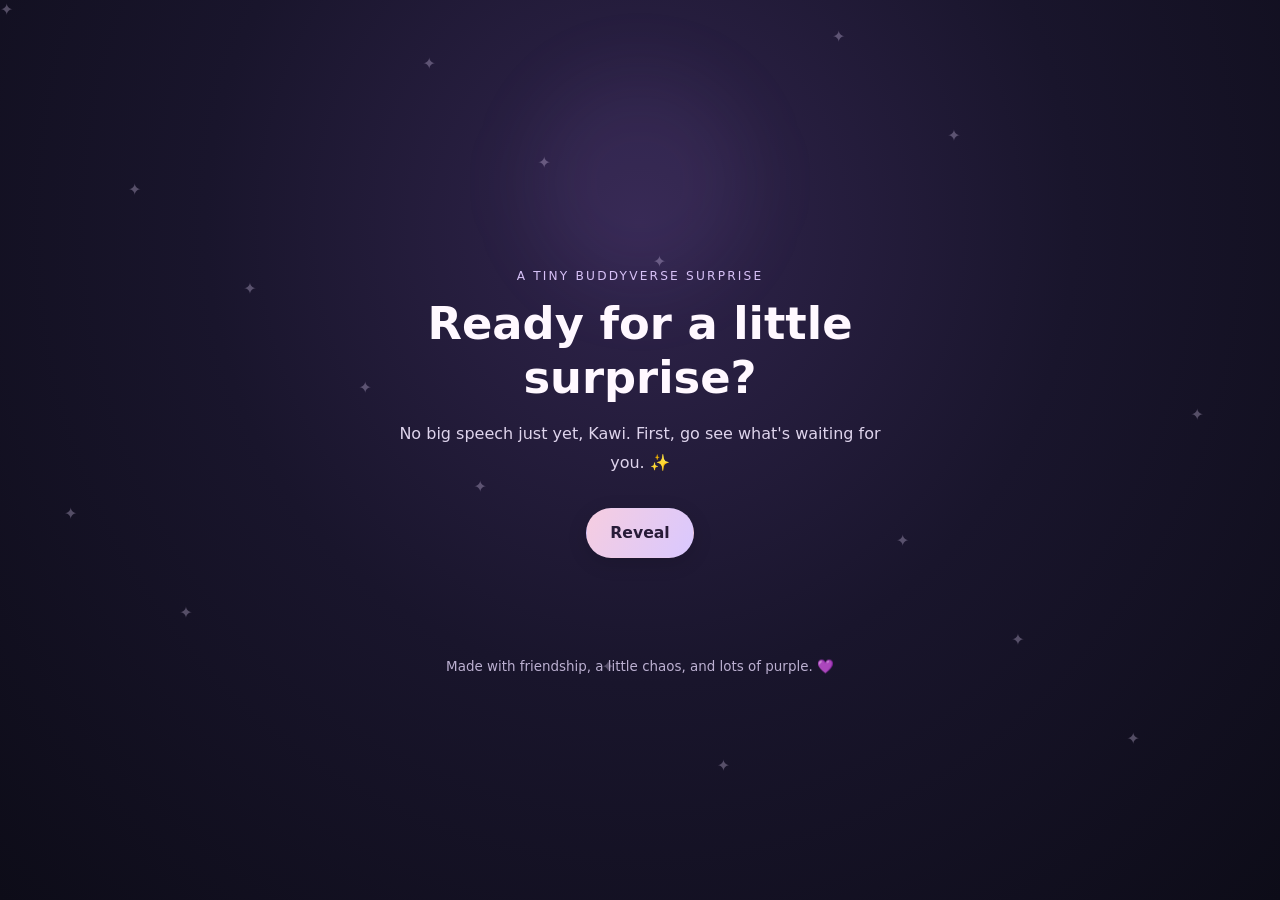
<file: celebrate.html>
<!DOCTYPE html>
<html lang="en">
<head>
  <meta charset="UTF-8">
  <meta name="viewport" content="width=device-width, initial-scale=1.0">
  <meta name="theme-color" content="#17132d">

  <title>A Little Celebration 💜</title>

  <style>
    :root {
      --pink: #f3b5d1;
      --purple: #c5a3ff;
      --text: #fff8ff;
      --muted: #ded4ec;
    }

    * {
      box-sizing: border-box;
    }

    body {
      margin: 0;
      min-height: 100vh;
      padding: 28px 16px;
      display: grid;
      place-items: center;
      overflow-x: hidden;

      color: var(--text);
      text-align: center;
      font-family: system-ui, -apple-system, "Segoe UI", sans-serif;

      background:
        radial-gradient(
          ellipse at 50% 25%,
          #30244c 0%,
          #19152c 48%,
          #0d0c18 100%
        );

      transition: background 1.8s ease;
    }

    body.party {
      background:
        radial-gradient(
          ellipse at 50% 20%,
          #49365f 0%,
          #211932 50%,
          #100e1c 100%
        );
    }

    main {
      position: relative;
      z-index: 2;
      width: min(100%, 620px);
      padding: 90px 8px 30px;
    }

    .eyebrow {
      margin: 0 0 14px;
      color: #d7c1f7;
      font-size: 0.76rem;
      letter-spacing: 0.18em;
      text-transform: uppercase;
    }

    h1 {
      margin: 0 0 16px;
      font-size: clamp(1.8rem, 7vw, 2.8rem);
      line-height: 1.2;
      font-weight: 650;
    }

    .copy {
      max-width: 500px;
      margin: 0 auto 24px;
      color: var(--muted);
      font-size: 1rem;
      line-height: 1.8;
    }

    .tiny-note {
      margin-top: 24px;
      color: #bcb0d1;
      font-size: 0.84rem;
      line-height: 1.6;
    }

    /* ---------- STAGES ---------- */

    .stage {
      display: none;
      opacity: 0;
    }

    .stage.active {
      display: block;
      animation: stageFade 1.2s ease forwards;
    }

    @keyframes stageFade {
      from {
        opacity: 0;
        transform: translateY(10px);
      }

      to {
        opacity: 1;
        transform: translateY(0);
      }
    }

    /* ---------- BUTTONS ---------- */

    button,
    .next-link {
      display: inline-block;
      margin: 6px;
      padding: 14px 23px;
      min-height: 48px;

      border: 1px solid transparent;
      border-radius: 999px;

      color: #281b38;
      background: linear-gradient(
        120deg,
        #f6cde0,
        #d9c8ff
      );

      font: 650 0.98rem/1.3 system-ui, sans-serif;
      text-decoration: none;
      cursor: pointer;

      box-shadow: 0 5px 20px #0002;

      transition:
        background 0.3s ease,
        transform 0.3s ease,
        opacity 0.3s ease;
    }

    button:hover,
    .next-link:hover {
      transform: translateY(-2px);
    }

    button:focus-visible,
    .next-link:focus-visible {
      outline: 2px solid white;
      outline-offset: 4px;
    }

    button:disabled {
      opacity: 0.65;
      cursor: default;
      transform: none;
    }

    .secondary {
      color: #f4eafa;
      background: #ffffff0c;
      border-color: #ffffff30;
      box-shadow: none;
    }

    .hidden {
      display: none !important;
    }

    /* ---------- SUBTLE BACKGROUND DETAILS ---------- */

    .glow {
      position: fixed;
      top: 8%;
      left: 50%;
      width: 220px;
      height: 220px;
      transform: translateX(-50%);
      border-radius: 50%;
      background: #a87bdb12;
      filter: blur(35px);
      pointer-events: none;
    }

    .sparkles {
      position: fixed;
      inset: 0;
      overflow: hidden;
      pointer-events: none;
    }

    .sparkles span {
      position: absolute;
      color: #ead9ff;
      opacity: 0.3;
      animation: gentleTwinkle 5s ease-in-out infinite alternate;
    }

    @keyframes gentleTwinkle {
      from {
        opacity: 0.12;
      }

      to {
        opacity: 0.48;
      }
    }

    /* ---------- REAL CAKE IMAGE ---------- */

    .cake-scene {
      position: relative;
      width: min(100%, 440px);
      min-height: 220px;
      margin: 24px auto 28px;

      display: grid;
      place-items: center;
    }

    .cake-photo {
      display: block;
      width: 40%;
      max-height: 250px;
      object-fit: contain;

      border-radius: 12px;

      opacity: 0;
      transform: translateY(8px) scale(0.985);

      filter: drop-shadow(0 15px 30px #0004);

      transition:
        opacity 1.6s ease,
        transform 1.6s ease;
    }

    .cake-photo.visible {
      opacity: 1;
      transform: translateY(0) scale(1);
    }

    .cake-placeholder {
      width: 100%;
      min-height: 210px;
      padding: 24px;

      display: grid;
      place-items: center;

      border: 1px dashed #ffffff35;
      border-radius: 14px;

      color: #d9c9ec;
      background: #ffffff06;

      line-height: 1.8;
    }

    .cake-placeholder strong {
      display: block;
      margin-bottom: 8px;
      color: #f5eaff;
    }

    /*
      This is a subtle visual cutting effect.
      It doesn't physically split the photograph.
    */

    .cutting-knife {
      position: absolute;
      top: 20%;
      left: 52%;

      width: 5px;
      height: 0;

      border-radius: 4px;
      background: linear-gradient(
        to bottom,
        #FFFFFF,
        #C0C0C0
      );

      box-shadow: 0 0 5px #ffffff55;

      opacity: 0;
      transform: rotate(18deg);
      transform-origin: top center;

      pointer-events: none;
    }

    .cake-scene.cutting .cutting-knife {
      animation: gentleCut 2.2s ease-in-out forwards;
    }

    @keyframes gentleCut {
      0% {
        height: 0;
        opacity: 0;
      }

      18% {
        height: 0;
        opacity: 0.85;
      }

      55% {
        height: 95px;
        opacity: 0.85;
      }

      85% {
        height: 95px;
        opacity: 0.45;
      }

      100% {
        height: 95px;
        opacity: 0;
      }
    }

    /* ---------- CANDLE ---------- */

    .candle-flame {
      position: absolute;
      top: 16%;
      left: 49%;

      width: 10px;
      height: 17px;

      border-radius: 50% 50% 50% 0;

      background: radial-gradient(
        circle at 60% 65%,
        #fffbe0 0 15%,
        #ffd18b 40%,
        #ff9d73 80%
      );

      box-shadow: 0 0 16px #ffc37a66;

      transform: translateX(-50%) rotate(-45deg);

      animation: flameFlicker 1.6s ease-in-out infinite alternate;
    }

    @keyframes flameFlicker {
      from {
        opacity: 0.85;
        scale: 0.95;
      }

      to {
        opacity: 1;
        scale: 1.04;
      }
    }

    .candle-flame.blown-out {
      animation: flameOut 0.8s ease forwards;
    }

    @keyframes flameOut {
      to {
        opacity: 0;
        transform: translate(-50%, -12px) scale(0.25) rotate(-45deg);
      }
    }

    .smoke {
      position: absolute;
      top: 5%;
      left: 50%;

      color: #A9A9A9;
      font-size: 33px;

      opacity: 0;
      transform: translateX(-50%);
      pointer-events: none;
    }

    .smoke.rising {
      animation: smokeRise 2s ease-out forwards;
    }

    @keyframes smokeRise {
      0% {
        opacity: 0;
        transform: translate(-50%, 18px) scale(0.7);
      }

      30% {
        opacity: 0.6;
      }

      100% {
        opacity: 0;
        transform: translate(-50%, -35px) scale(1.2);
      }
    }

    /*
      The candle position is approximate until the actual
      cake photograph is chosen. We can adjust it afterward.
    */

    /* ---------- BALLOONS ---------- */

    .balloon {
      position: fixed;
      bottom: -100px;

      width: 38px;
      height: 46px;

      border-radius: 50% 50% 45% 45%;
      opacity: 0;

      z-index: 2;
      pointer-events: none;

      animation: balloonRise 8s ease-in forwards;
    }

    .balloon::after {
      content: "";
      position: absolute;
      left: 50%;
      top: 100%;
      height: 34px;
      border-left: 1px solid #ffffff55;
    }

    @keyframes balloonRise {
      0% {
        transform: translateY(0) rotate(-3deg);
        opacity: 0;
      }

      12% {
        opacity: 0.75;
      }

      85% {
        opacity: 0.65;
      }

      100% {
        transform: translateY(-130vh) rotate(4deg);
        opacity: 0;
      }
    }

    /* ---------- CONFETTI ---------- */

    .confetti {
      position: fixed;
      top: -12px;

      width: 5px;
      height: 8px;

      z-index: 5;
      pointer-events: none;

      animation: confettiFall 4.5s ease-in forwards;
    }

    @keyframes confettiFall {
      to {
        transform: translateY(110vh) rotate(400deg);
        opacity: 0;
      }
    }

    /* ---------- GIFT BOX ---------- */

    .gift-area {
      min-height: 190px;
      margin: 24px auto 18px;

      display: grid;
      place-items: center;
    }

    .gift {
      position: relative;
      width: 126px;
      height: 100px;
      margin-top: 15px;

      cursor: pointer;

      animation: giftFadeIn 1.8s ease both;
    }

    @keyframes giftFadeIn {
      from {
        opacity: 0;
        transform: translateY(12px);
      }

      to {
        opacity: 1;
        transform: translateY(0);
      }
    }

    .gift-box {
      position: absolute;
      bottom: 0;

      width: 126px;
      height: 72px;

      background: linear-gradient(
        100deg,
        #d99bb9,
        #e9b8d0 55%,
        #ca8eaf
      );

      border: 1px solid #ffffff25;
      border-radius: 3px;
      box-shadow: 0 12px 25px #0003;
    }

    .gift-lid {
      position: absolute;
      z-index: 2;
      top: 7px;
      left: -5px;

      width: 136px;
      height: 20px;

      background: linear-gradient(
        100deg,
        #c4b0e5,
        #e1d5f2 55%,
        #b7a0db
      );

      border-radius: 3px;

      transform-origin: 10% 90%;

      transition: transform 1.2s ease;
    }

    .gift-ribbon {
      position: absolute;
      z-index: 3;

      top: 7px;
      left: 54px;

      width: 18px;
      height: 91px;

      background: #d6c3f0;
    }

    .bow {
      position: absolute;
      z-index: 4;

      top: -9px;
      left: 42px;

      width: 22px;
      height: 18px;

      border: 5px solid #e4d6f7;
      border-radius: 80% 20% 80% 20%;

      transform: rotate(25deg);

      transition:
        transform 1s ease,
        opacity 0.8s ease;
    }

    .bow::after {
      content: "";
      position: absolute;

      top: -5px;
      left: 10px;

      width: 22px;
      height: 18px;

      border: 5px solid #e4d6f7;
      border-radius: 20% 80% 20% 80%;

      transform: rotate(-45deg);
    }

    .gift.open .gift-lid {
      transform: translate(-12px, -28px) rotate(-15deg);
    }

    .gift.open .bow {
      transform: translateY(-28px) rotate(25deg);
      opacity: 0.4;
    }

    .gift.open .gift-ribbon {
      opacity: 0.5;
    }

    /* ---------- WISH CARD ---------- */

    .wish-card {
      width: min(100%, 390px);
      margin: 0 auto 22px;
      padding: 24px 20px;

      color: #4e315d;
      background: linear-gradient(
        145deg,
        #fff9fd,
        #f0e6ff
      );

      border: 1px solid #ffffff90;
      border-radius: 16px;

      box-shadow: 0 12px 35px #0003;

      animation: cardRise 1.2s ease both;
    }

    @keyframes cardRise {
      from {
        opacity: 0;
        transform: translateY(18px);
      }

      to {
        opacity: 1;
        transform: translateY(0);
      }
    }

    .wish-card h2 {
      margin: 0 0 12px;
      color: #8552a0;
      font-size: 1.35rem;
    }

    .wish-card p {
      margin: 0;
      line-height: 1.8;
    }

    @media (max-width: 380px) {
      main {
          padding: 60px 2px 30px;
      }

      button,
      .next-link {
        padding: 12px 17px;
      }

      .cake-scene {
        min-height: 180px;
      }
    }

    @media (prefers-reduced-motion: reduce) {
      *,
      *::before,
      *::after {
        animation-duration: 0.01ms !important;
        animation-iteration-count: 1 !important;
        transition-duration: 0.01ms !important;
      }
    }
  </style>
<link rel="stylesheet" href="navigation.css">
<script src="navigation.js" defer></script>
</head>

<body>
  <div class="glow" aria-hidden="true"></div>
  <div class="sparkles" id="sparkles" aria-hidden="true"></div>

  <!-- Replace this file whenever you want a different song. -->
  <audio
    id="birthdaySong"
    src="assets/aud/a1.mp3"
    preload="auto"
    loop>
  </audio>

  <main>

    <!-- STAGE 1: OPENING -->

    <section class="stage active" id="startStage">
      <p class="eyebrow">A tiny BuddyVerse surprise</p>

      <h1>Ready for a little surprise?</h1>

      <p class="copy">
        No big speech just yet, Kawi.
        First, go see what's waiting for you. ✨
      </p>

      <button id="startBtn">
        Reveal
      </button>
    </section>


    <!-- STAGE 2: CANDLE AND WISH -->

    <section class="stage" id="candleStage" aria-live="polite">
      <p class="eyebrow">Dear Miss Kawish</p>

      <h1>Happiest Birthday to You Buddyyyy</h1>

      <p class="copy" id="candleCopy">
        Let's skip long wishes for now. It's time for a celebration. But before that... go on, make your wish.<br>
      And dw, I'll pretend I didn't see you being all mysterious. 🤫
      </p>

      <div class="cake-scene" id="candleCakeScene">

        <div class="cake-placeholder" id="cakePlaceholder">
          <div>
            <strong>Your cake photo will appear here.</strong>
            Add your picture as
            <br>
            <code>assets/pic/cake.jpg</code>
          </div>
        </div>

        <img
          class="cake-photo"
          id="cakePhoto"
          src="assets/pic/cake.jpg"
          alt="A birthday cake prepared for Kawi"
        >

        <span
          class="candle-flame"
          id="candleFlame"
          aria-hidden="true">
        </span>

        <span
          class="smoke"
          id="candleSmoke"
          aria-hidden="true">
          〰
        </span>

      </div>

      <button id="blowBtn">
        Blow Out the Candle 🕯️
      </button>

      <p class="tiny-note">
        Happy Birthday
      </p>
    </section>


    <!-- STAGE 3: CUT THE CAKE -->

    <section class="stage" id="cutStage" aria-live="polite">
      <p class="eyebrow">Cake Time</p>

      <h1>Cake first. Everything else can wait.</h1>

      <p class="copy">
       Well... You deserve a much better real cake but for now, accept this 🫠
      </p>

      <div class="cake-scene" id="cutCakeScene">

        <div class="cake-placeholder" id="cutCakePlaceholder">
          <div>
            <strong>Ready for the cake-cutting moment?</strong>
            Your chosen cake photo will appear here.
          </div>
        </div>

        <img
          class="cake-photo"
          id="cutCakePhoto"
          src="assets/pic/cake.jpg"
          alt="The birthday cake ready to be cut"
        >

        <span class="cutting-knife" aria-hidden="true"></span>

      </div>

      <button id="cutBtn">
        Time to Cut the Cake! 🎂
      </button>
    </section>


    <!-- STAGE 4: GIFT BOX -->

    <section class="stage" id="giftStage" aria-live="polite">
      <p class="eyebrow">A bonus surprise · Just for you</p>

      <h1>Wait… seems like there's something for you.</h1>

      <p class="copy">
        Because one little celebration surprise
        didn't feel like quite enough. 💜
      </p>

      <div class="gift-area">

        <div
          class="gift"
          id="giftBox"
          role="img"
          aria-label="A wrapped pink and purple present">

          <div class="gift-lid"></div>
          <div class="gift-box"></div>
          <div class="gift-ribbon"></div>
          <div class="bow"></div>

        </div>

      </div>

      <button id="openGiftBtn">
        Open it
      </button>

      <div class="wish-card hidden" id="wishCard">
        <h2>A Little Wish for You 💜</h2>

        <p>
          May this new year of your life bring you
          good surprises, peaceful days, and plenty
          of reasons to smile. You deserve good things,
          Kawi. 💜
        </p>
      </div>

      <a
        class="next-link hidden"
        id="nextBtn"
        href="gallery.html">
        There's More for You →
      </a>
    </section>
<p style="margin-bottom: 92px;"></p>
    <p class="tiny-note">
      Made with friendship, a little chaos, and lots of purple. 💜
    </p>

  </main>


  <script>
    const stageIds = [
      "startStage",
      "candleStage",
      "cutStage",
      "giftStage"
    ];

    const birthdaySong = document.getElementById("birthdaySong");

    let musicStarted = false;
    let musicFading = false;
    let cutSequenceStarted = false;
    let giftOpened = false;


    // ---------- STAGE TRANSITIONS ----------

    function showStage(stageId) {
      stageIds.forEach(id => {
        document.getElementById(id).classList.toggle(
          "active",
          id === stageId
        );
      });

      window.scrollTo({
        top: 0,
        behavior: "smooth"
      });
    }


    // ---------- CAKE IMAGE ----------

    function prepareCakeImage(imageId, placeholderId) {
      const image = document.getElementById(imageId);
      const placeholder = document.getElementById(placeholderId);

      function showImage() {
        placeholder.classList.add("hidden");
        image.classList.add("visible");
      }

      function showPlaceholder() {
        image.classList.remove("visible");
        placeholder.classList.remove("hidden");
      }

      image.addEventListener("load", showImage);

      image.addEventListener("error", showPlaceholder);

      // Handles an image that was already cached.
      if (image.complete && image.naturalWidth > 0) {
        showImage();
      }

      return {
        showImage,
        showPlaceholder
      };
    }

    prepareCakeImage("cakePhoto", "cakePlaceholder");
    prepareCakeImage("cutCakePhoto", "cutCakePlaceholder");


    // ---------- MUSIC ----------

    async function startMusic() {
      if (musicStarted) return;

      try {
        birthdaySong.volume = 0;
        birthdaySong.currentTime = 0;

        await birthdaySong.play();

        musicStarted = true;
        musicFading = false;

        // Gradually raise the volume.
        let volume = 0;

        const fadeIn = setInterval(() => {
          if (musicFading) {
            clearInterval(fadeIn);
            return;
          }

          volume = Math.min(volume + 0.04, 0.55);
          birthdaySong.volume = volume;

          if (volume >= 0.55) {
            clearInterval(fadeIn);
          }
        }, 150);

      } catch (error) {
        /*
          If the audio file is missing or the browser
          blocks playback, the celebration still works.
        */
        console.warn(
          "Birthday song could not be played. Check the audio file path."
        );
      }
    }


    function stopMusic() {
      if (birthdaySong.paused) return;

      musicFading = true;

      const startingVolume = birthdaySong.volume;
      const steps = 12;
      let step = 0;

      const fadeOut = setInterval(() => {
        step++;

        birthdaySong.volume = Math.max(
          0,
          startingVolume * (1 - step / steps)
        );

        if (step >= steps) {
          clearInterval(fadeOut);

          birthdaySong.pause();
          birthdaySong.currentTime = 0;
          birthdaySong.volume = 0;

          musicStarted = false;
          musicFading = false;
        }
      }, 100);
    }

    // ---------- PAUSE MUSIC WHEN THE PAGE IS INACTIVE ----------

    let resumeMusicWhenVisible = false;

    document.addEventListener("visibilitychange", async () => {

      // Pause music when the user leaves the browser tab.
      if (document.hidden) {

        resumeMusicWhenVisible =
          !birthdaySong.paused &&
          musicStarted &&
          !musicFading;

        if (resumeMusicWhenVisible) {
          birthdaySong.pause();
        }

        return;
      }

      // Resume music when the user returns to the website.
      if (resumeMusicWhenVisible) {

        resumeMusicWhenVisible = false;

        try {
          await birthdaySong.play();
        } catch (error) {
          console.warn(
            "The birthday song could not resume automatically.",
            error
          );
        }
      }
    });

    // ---------- CONFETTI ----------

    function confettiBurst(amount = 24) {
      const colors = [
        "#e7b7d0",
        "#c5a3ff",
        "#ead9a4",
        "#d7c9e9"
      ];

      for (let i = 0; i < amount; i++) {
        const piece = document.createElement("i");

        piece.className = "confetti";

        piece.style.left = Math.random() * 100 + "vw";

        piece.style.background =
          colors[Math.floor(Math.random() * colors.length)];

        piece.style.animationDelay = Math.random() * 1.15 + "s";
        piece.style.transform = `rotate(${Math.random() * 360}deg)`;

        document.body.appendChild(piece);

        setTimeout(() => {
          piece.remove();
        }, 5000);
      }
    }


    // ---------- BALLOONS ----------

    function releaseBalloons() {
      const colors = [
        "#e7b7d0",
        "#c5a3ff",
        "#ead9a4",
        "#d7c9e9"
      ];

      for (let i = 0; i < 40; i++) {
        const balloon = document.createElement("div");

        balloon.className = "balloon";
        balloon.style.left = (5 + Math.random() * 90) + "vw";

        balloon.style.background =
          colors[Math.floor(Math.random() * colors.length)];

        balloon.style.animationDelay =
          Math.random() * 1.0 + "s";

        document.body.appendChild(balloon);

        setTimeout(() => {
          balloon.remove();
        }, 10500);
      }
    }


    // ---------- BACKGROUND SPARKLES ----------

    document.getElementById("sparkles").innerHTML =
      Array.from({ length: 18 }, (_, i) => `
        <span style="
          left: ${(i * 37) % 97}%;
          top: ${(i * 53) % 92}%;
          animation-delay: ${(i % 5) * 0.4}s;
        ">✦</span>
      `).join("");


    // ---------- START CELEBRATION ----------

    document.getElementById("startBtn").addEventListener("click", () => {
      document.body.classList.add("party");

      startMusic();

      confettiBurst(50);

      showStage("candleStage");

      setTimeout(() => {
        document.getElementById("cakePhoto").classList.add("visible");
      }, 300);
    });


    // ---------- BLOW OUT THE CANDLE ----------

    document.getElementById("blowBtn").addEventListener("click", () => {
      const flame = document.getElementById("candleFlame");
      const smoke = document.getElementById("candleSmoke");
      const blowBtn = document.getElementById("blowBtn");

      if (blowBtn.disabled) return;

      blowBtn.disabled = true;

      flame.classList.add("blown-out");
      smoke.classList.add("rising");

      stopMusic();

      document.getElementById("candleCopy").textContent =
        "Wish made? Good. Now keep it secret. 🤫";

      blowBtn.textContent = "Wish safely made 💜";

      setTimeout(() => {
        showStage("cutStage");

        setTimeout(() => {
          document.getElementById("cutCakePhoto").classList.add("visible");
        }, 300);
      }, 2200);
    });
    // ---------- CUT THE CAKE ----------

    document.getElementById("cutBtn").addEventListener("click", () => {
      const cutBtn = document.getElementById("cutBtn");
      const cakeScene = document.getElementById("cutCakeScene");

      if (cutSequenceStarted) return;

      cutSequenceStarted = true;
      cutBtn.disabled = true;

      cutBtn.textContent = "Cutting the cake... 🎂";

      cakeScene.classList.add("cutting");

      // A small celebration after the cutting begins.
      confettiBurst(26);

      // Let the cutting animation finish before the next stage.
      setTimeout(() => {
        cutBtn.textContent = "Cake successfully claimed! 😌";

        confettiBurst(26);
        releaseBalloons();

        // Give the moment a little breathing room.
        setTimeout(() => {
          showStage("giftStage");
        }, 3000);

      }, 2200);
    });


    // ---------- OPEN THE GIFT ----------

    document.getElementById("openGiftBtn").addEventListener("click", () => {
      if (giftOpened) return;

      giftOpened = true;

      const giftBox = document.getElementById("giftBox");
      const openGiftBtn = document.getElementById("openGiftBtn");
      const wishCard = document.getElementById("wishCard");
      const nextBtn = document.getElementById("nextBtn");

      giftBox.classList.add("open");

      openGiftBtn.disabled = true;
      openGiftBtn.textContent = "A little something for you... 💜";

      // Pause briefly so the gift-opening animation can be enjoyed.
      setTimeout(() => {
        wishCard.classList.remove("hidden");

        openGiftBtn.classList.add("hidden");
        nextBtn.classList.remove("hidden");

        confettiBurst(64);
      }, 1100);
    });

  </script>
</body>
</html>
</file>
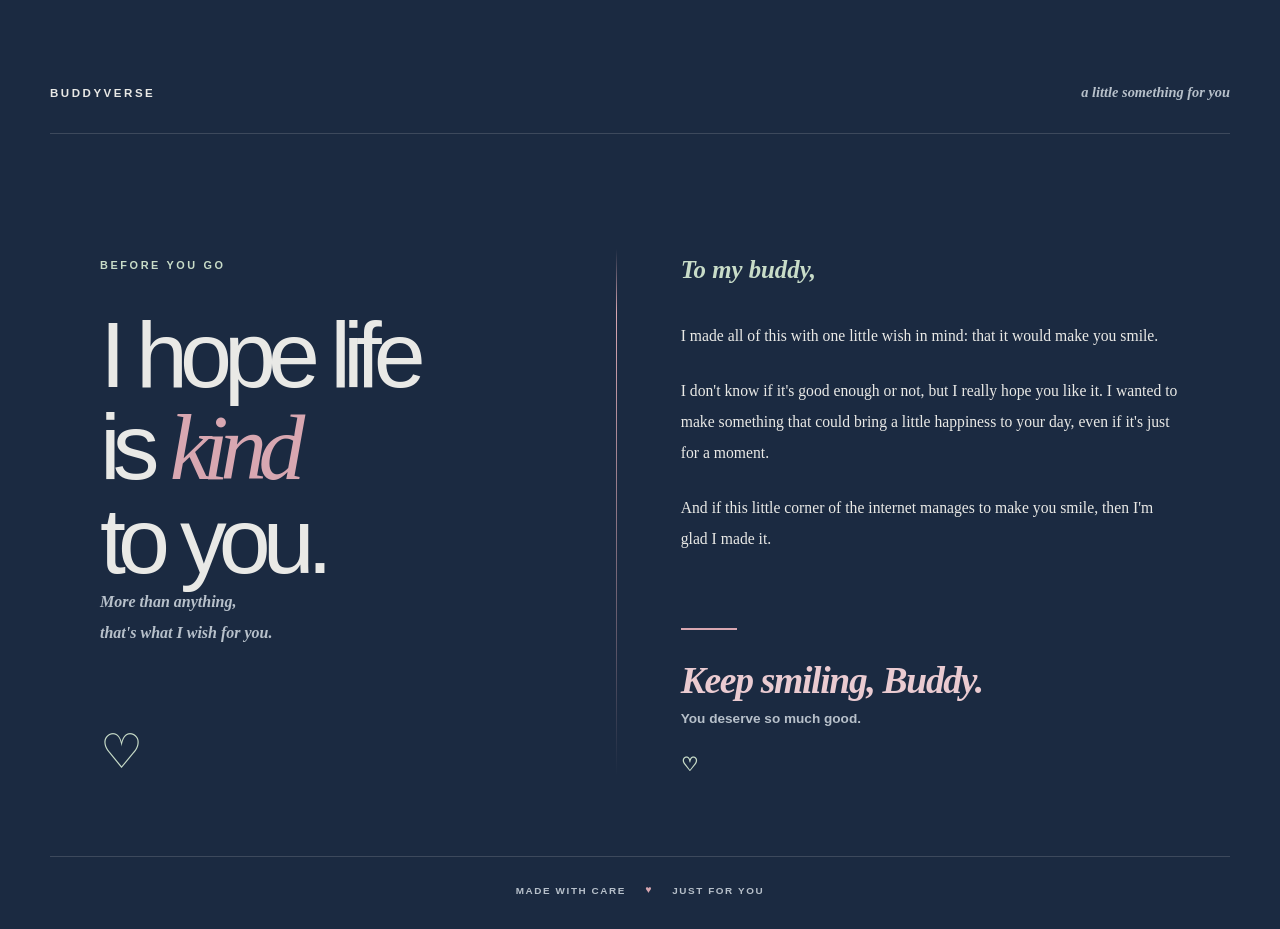
<file: ending.html>
<!DOCTYPE html>
<html lang="en">

<head>
  <meta charset="UTF-8">
  <meta name="viewport" content="width=device-width, initial-scale=1.0">

  <meta
    name="description"
    content="A final message for Buddy, made with care."
  >

  <meta name="theme-color" content="#1B2A41">

  <title>For You, Buddy ♡ | BuddyVerse</title>

  <link rel="stylesheet" href="style.css">
  <link rel="stylesheet" href="ending.css">
  <script src="script.js" defer></script>
<link rel="stylesheet" href="navigation.css">
<script src="navigation.js" defer></script>
</head>

<body class="ending-page">

  <main class="ending-main">

    <!-- A small editorial header -->

    <header class="end-topbar">
      <span class="end-brand">BUDDYVERSE</span>

      <span class="end-topbar-note">
        a little something for you
      </span>
    </header>


    <!-- Main composition -->

    <section class="end-composition" aria-labelledby="end-title">

      <!-- Large title -->

      <div class="end-title-area">

        <p class="end-kicker">
          BEFORE YOU GO
        </p>

        <h1 class="end-title" id="end-title">
          I hope life<br>
          is <span>kind</span><br>
          to you.
        </h1>

        <p class="end-title-caption">
          More than anything,<br>
          that's what I wish for you.
        </p>

        <span class="end-title-mark" aria-hidden="true">
          ♡
        </span>

      </div>


      <!-- A simple divider between the title and letter -->

      <div class="end-divider" aria-hidden="true">
        <span></span>
      </div>


      <!-- Final message -->

      <article class="end-letter">

        <p class="end-recipient">
          To my buddy,
        </p>

        <div class="end-message">

          <p>
            I made all of this with one little wish in mind:
            that it would make you smile.
          </p>

          <p>
            I don't know if it's good enough or not, but I really hope you like it.
            I wanted to make something that could bring a
            little happiness to your day, even if it's just
            for a moment.
          </p>

          <p>
            And if this little corner of the internet
            manages to make you smile, then I'm glad I
            made it.
          </p>

        </div>


        <!-- The closing thought -->

        <footer class="end-signoff">

          <span class="end-signoff-line" aria-hidden="true"></span>

          <p class="end-signoff-main">
            Keep smiling, Buddy.
          </p>

          <p class="end-signoff-small">
            You deserve so much good.
          </p>

          <span class="end-signoff-heart" aria-hidden="true">
            ♡
          </span>

        </footer>

      </article>

    </section>


    <!-- Final page footer -->

    <footer class="end-bottom">

      <span>MADE WITH CARE</span>

      <span class="end-bottom-heart" aria-hidden="true">♥</span>

      <span>JUST FOR YOU</span>

    </footer>

  </main>

</body>
</html>
</file>
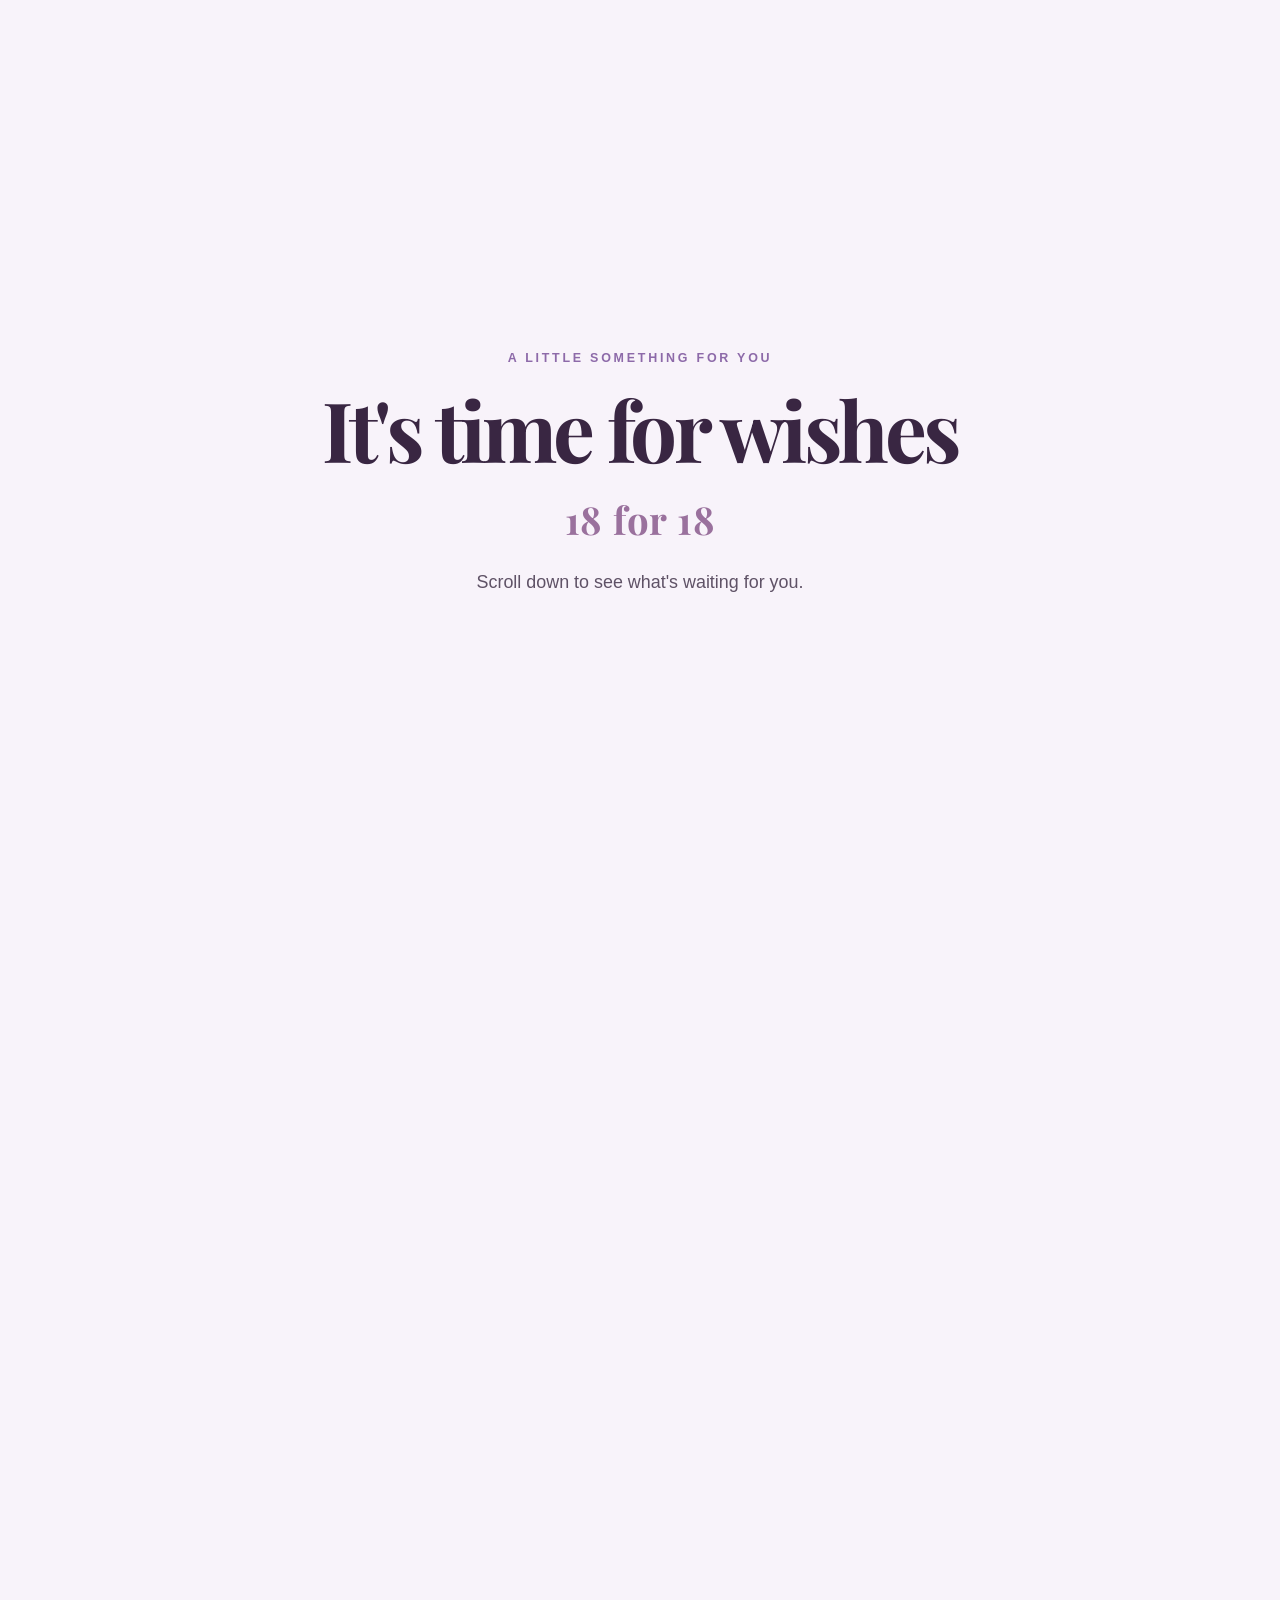
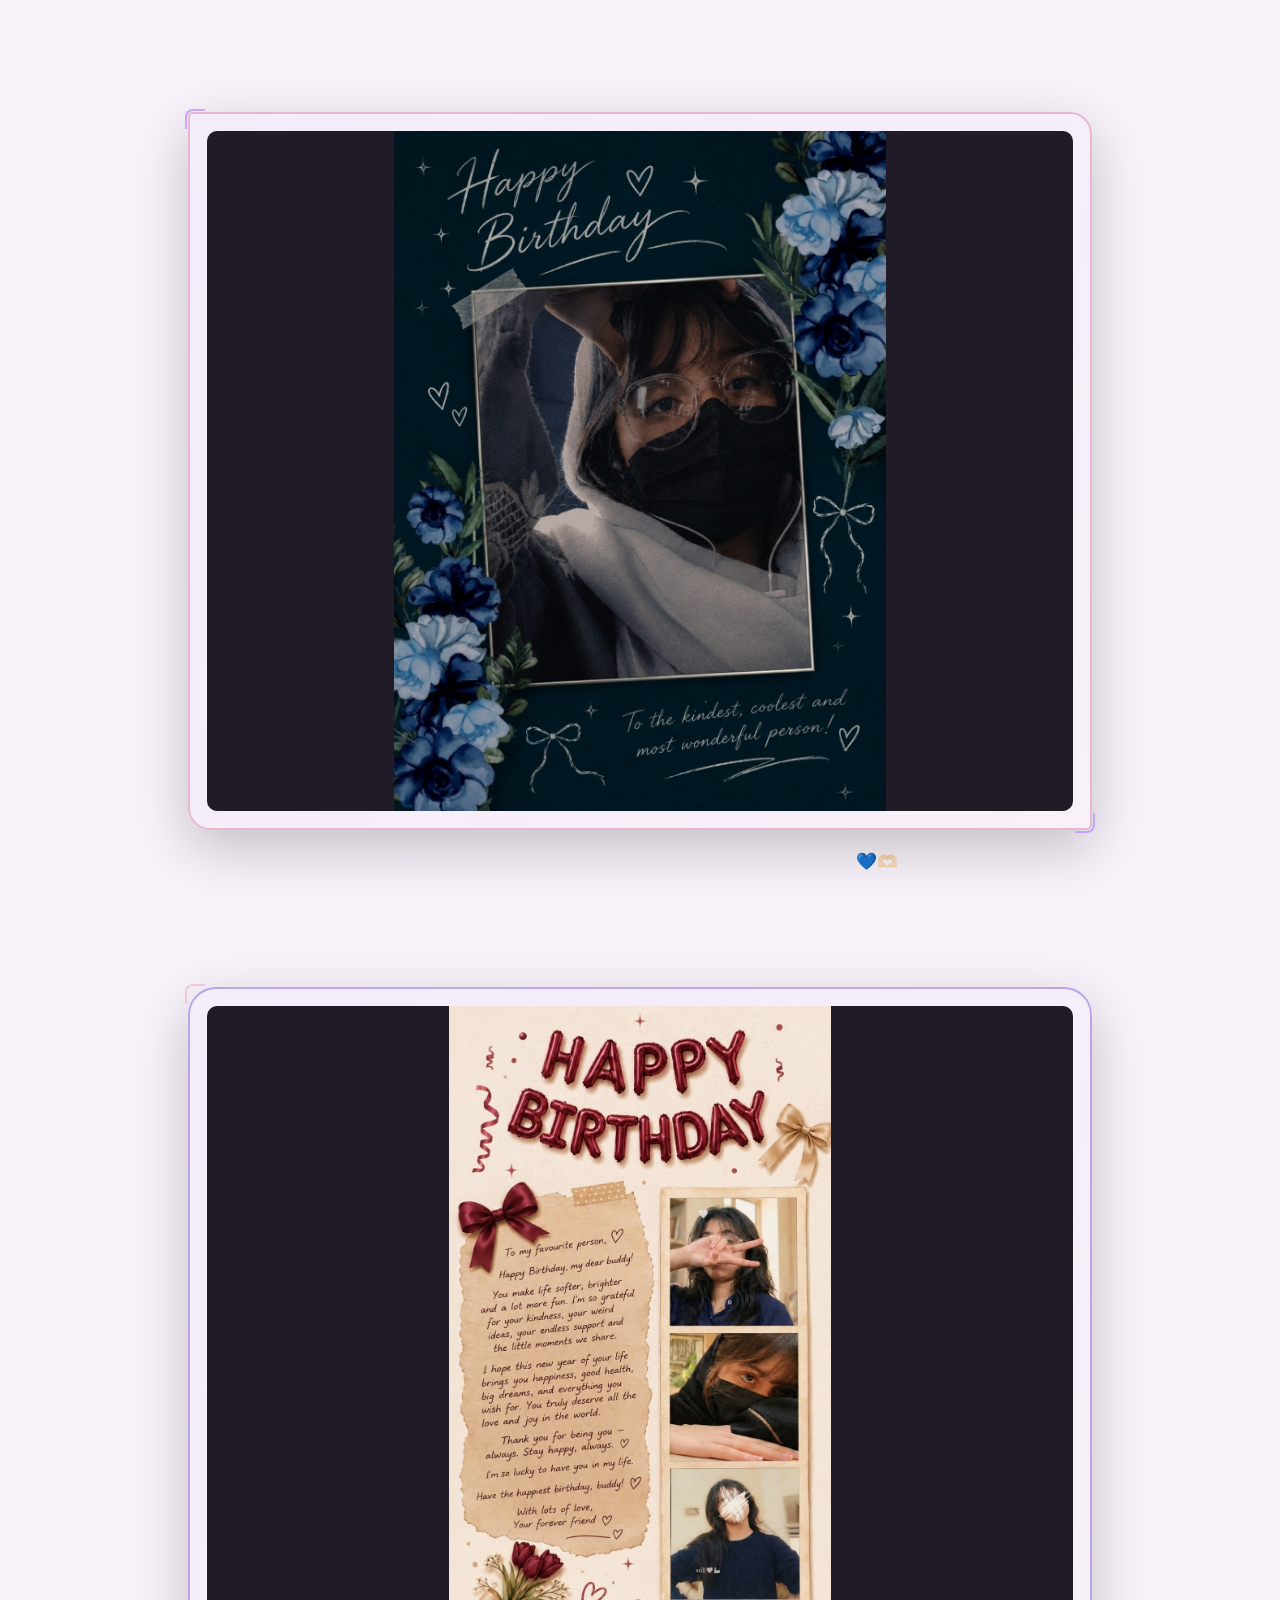
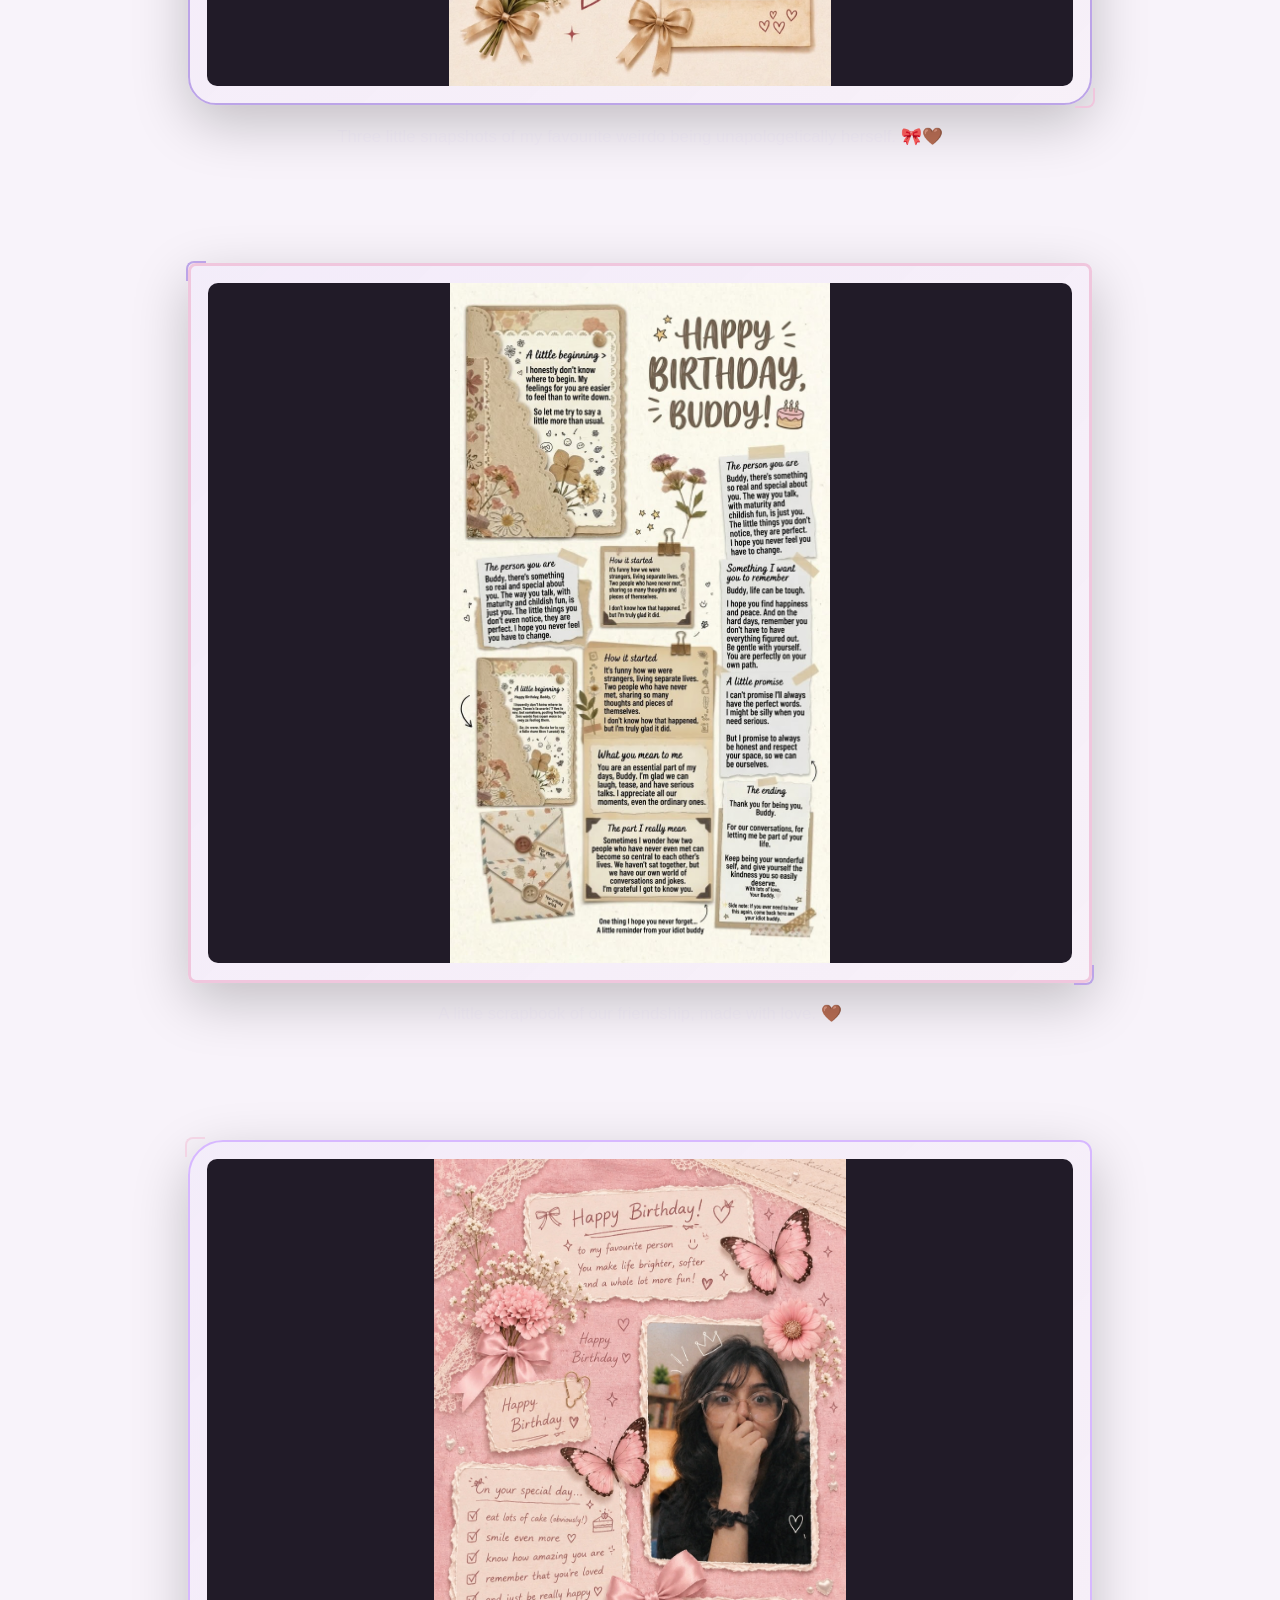
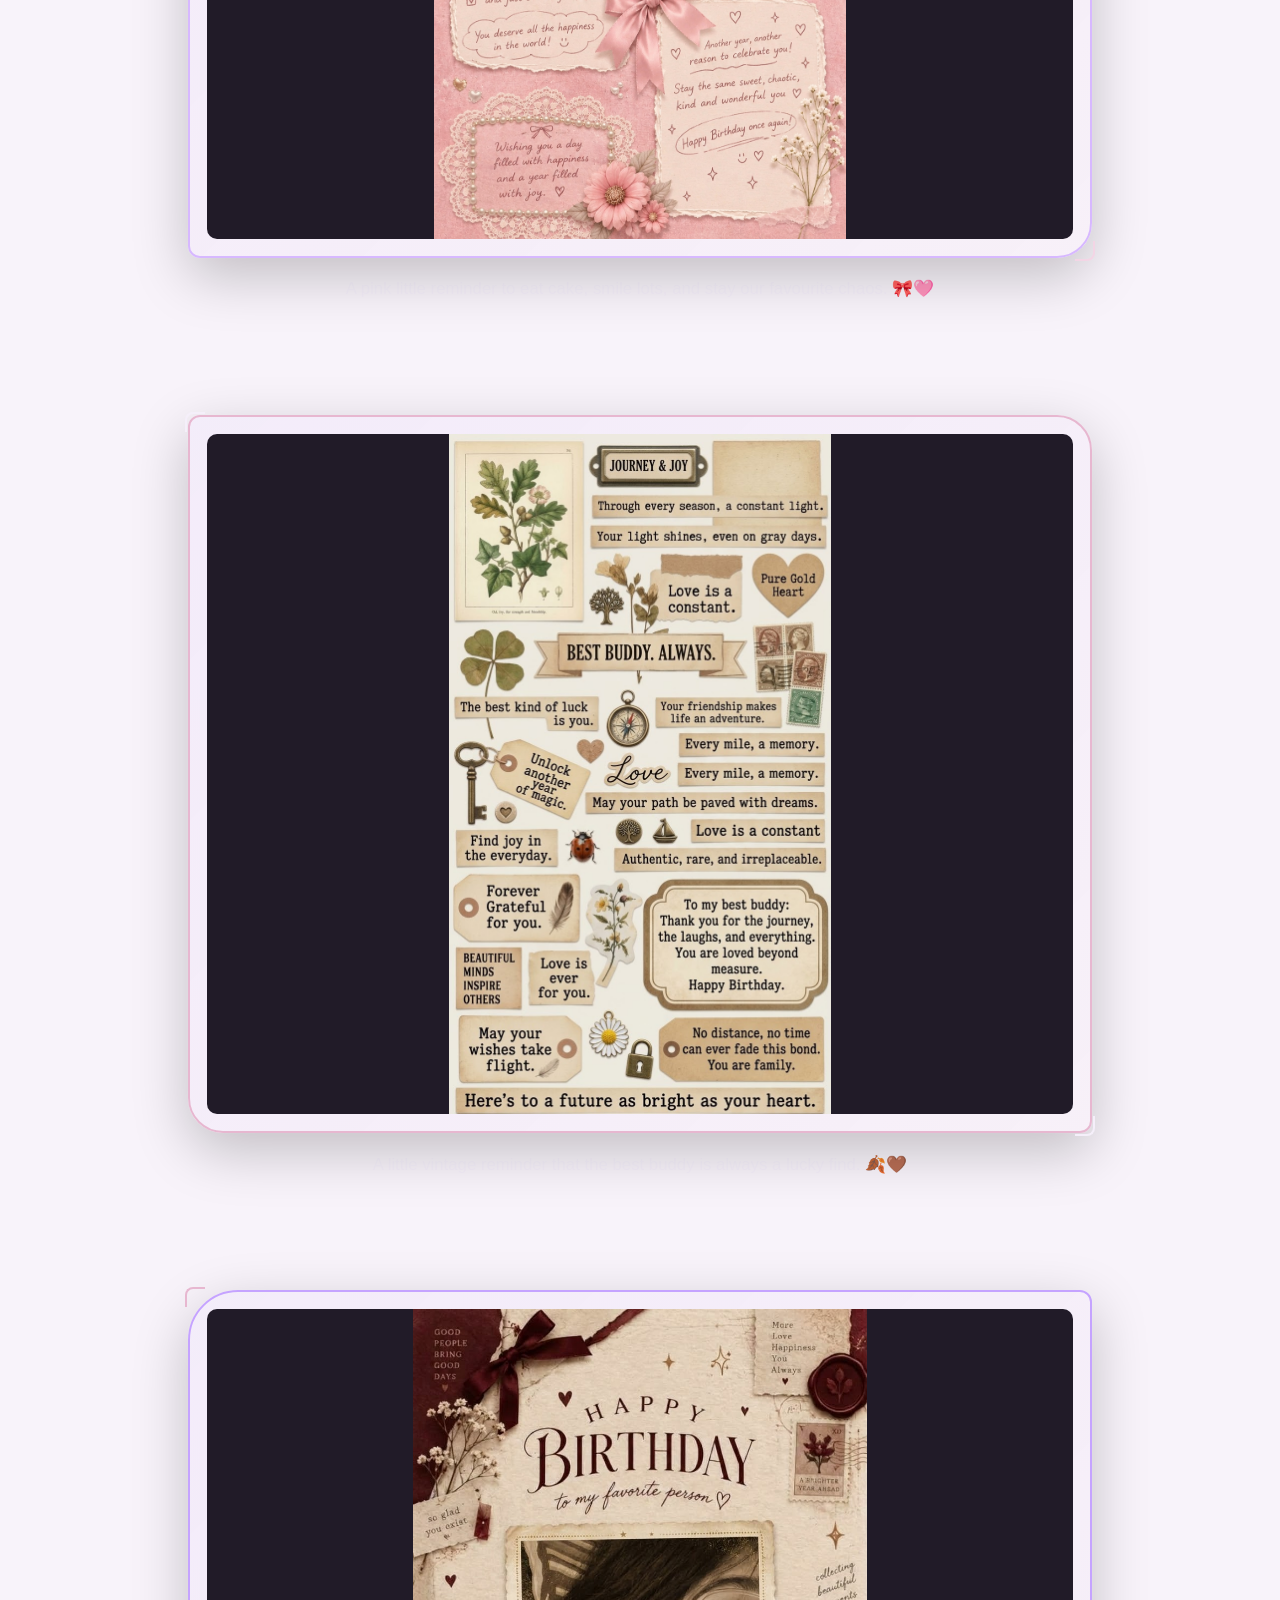
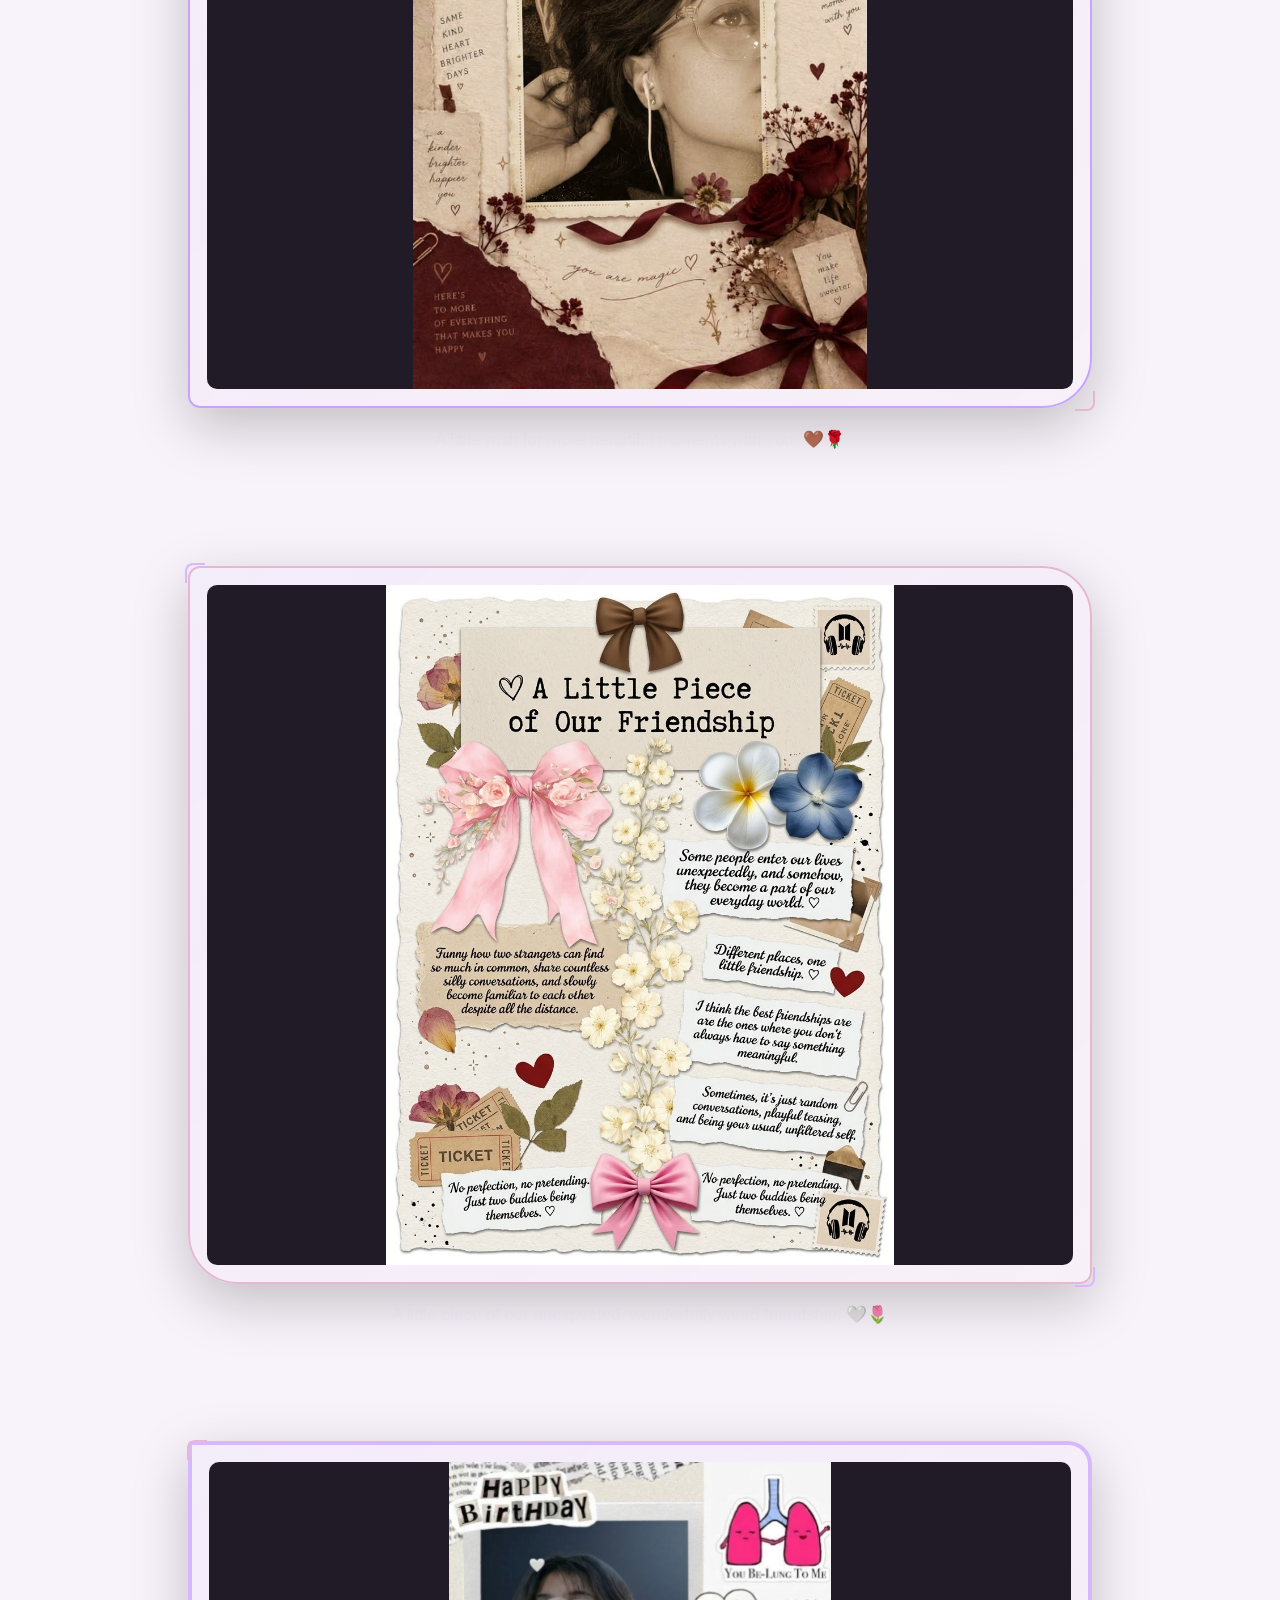
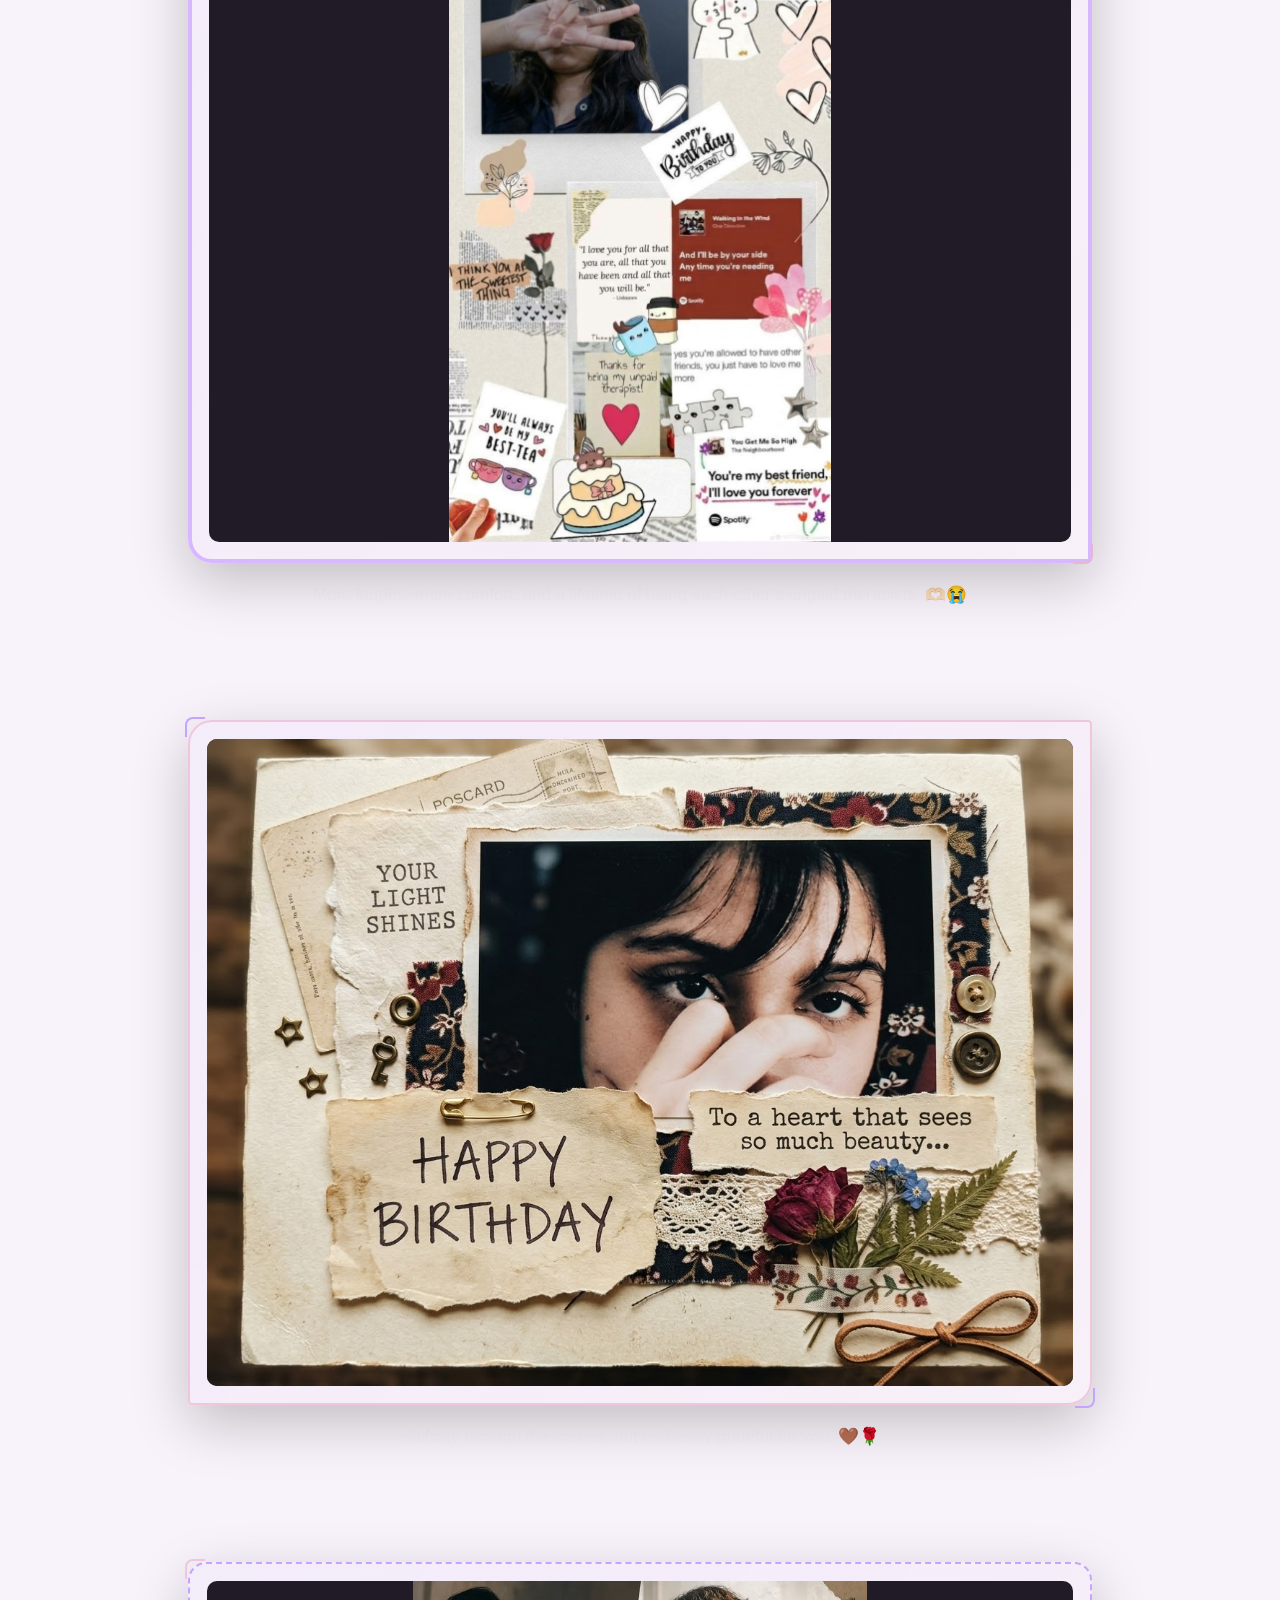
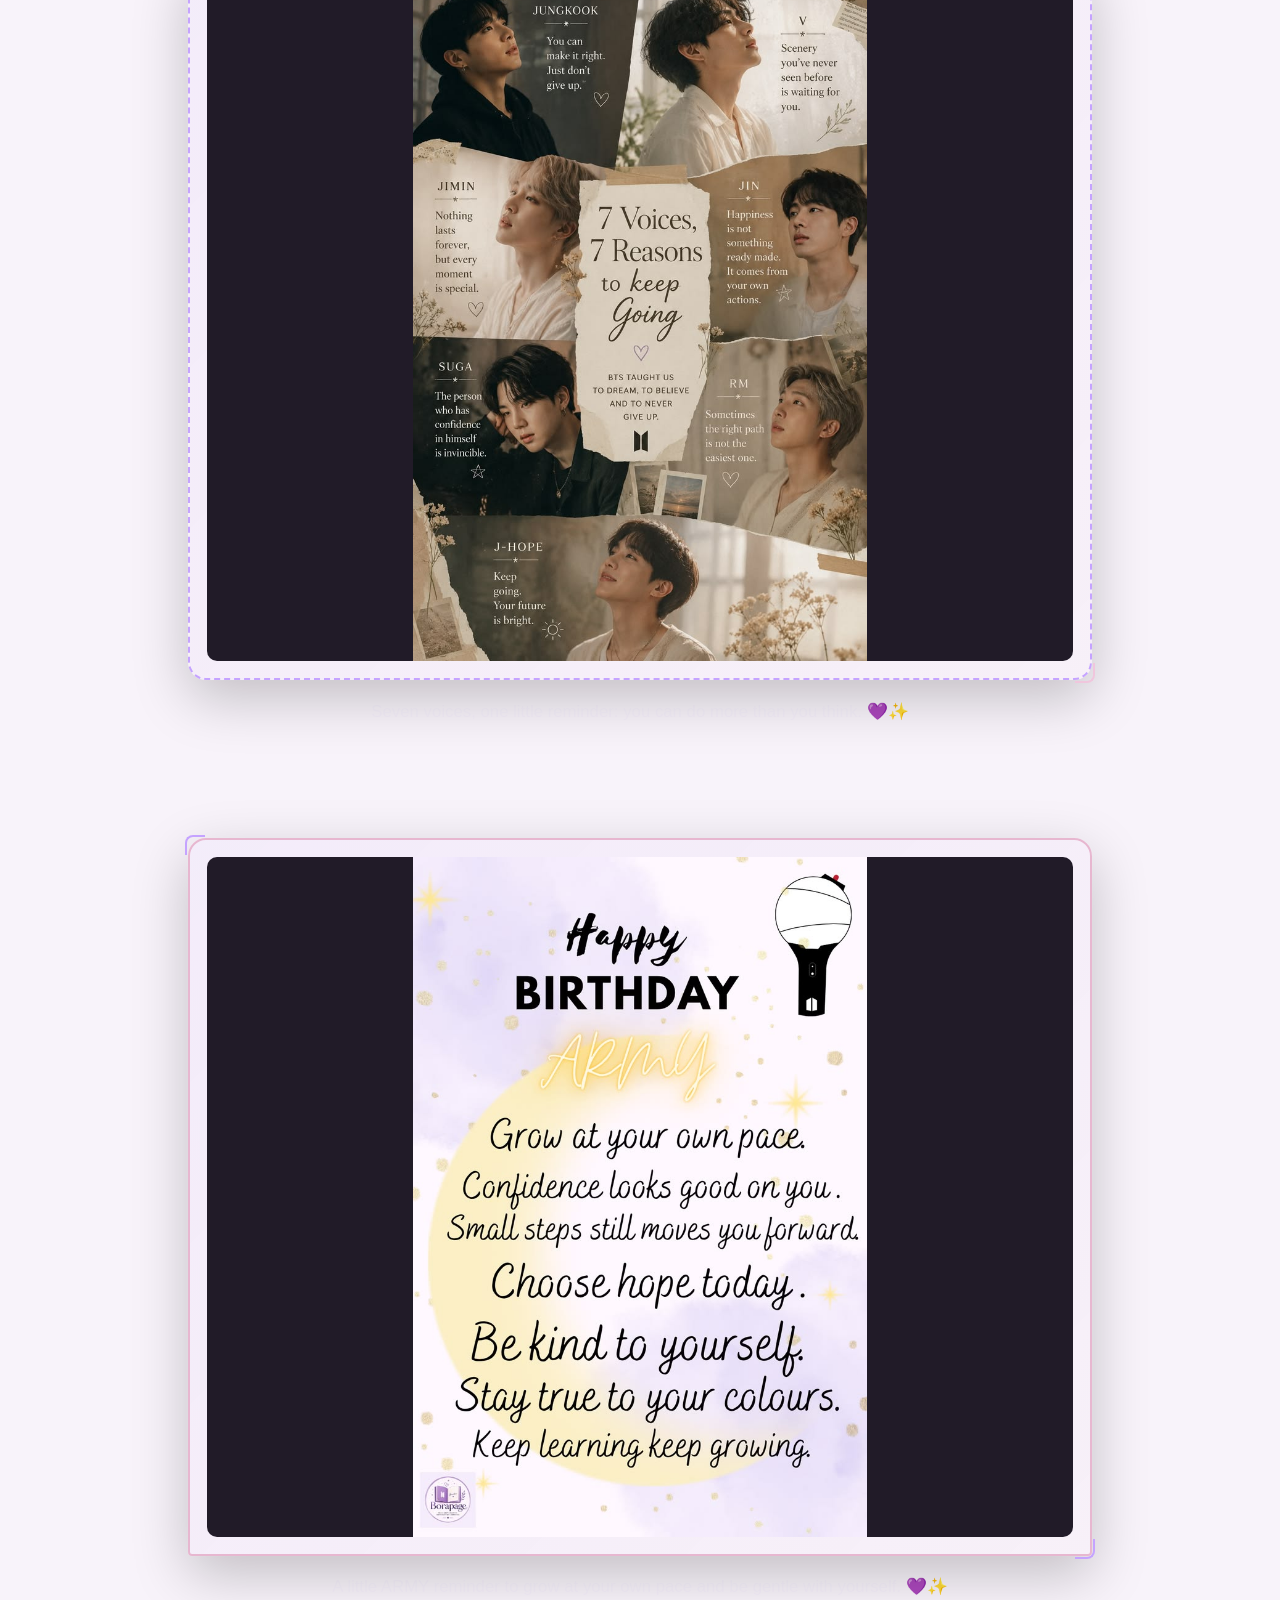
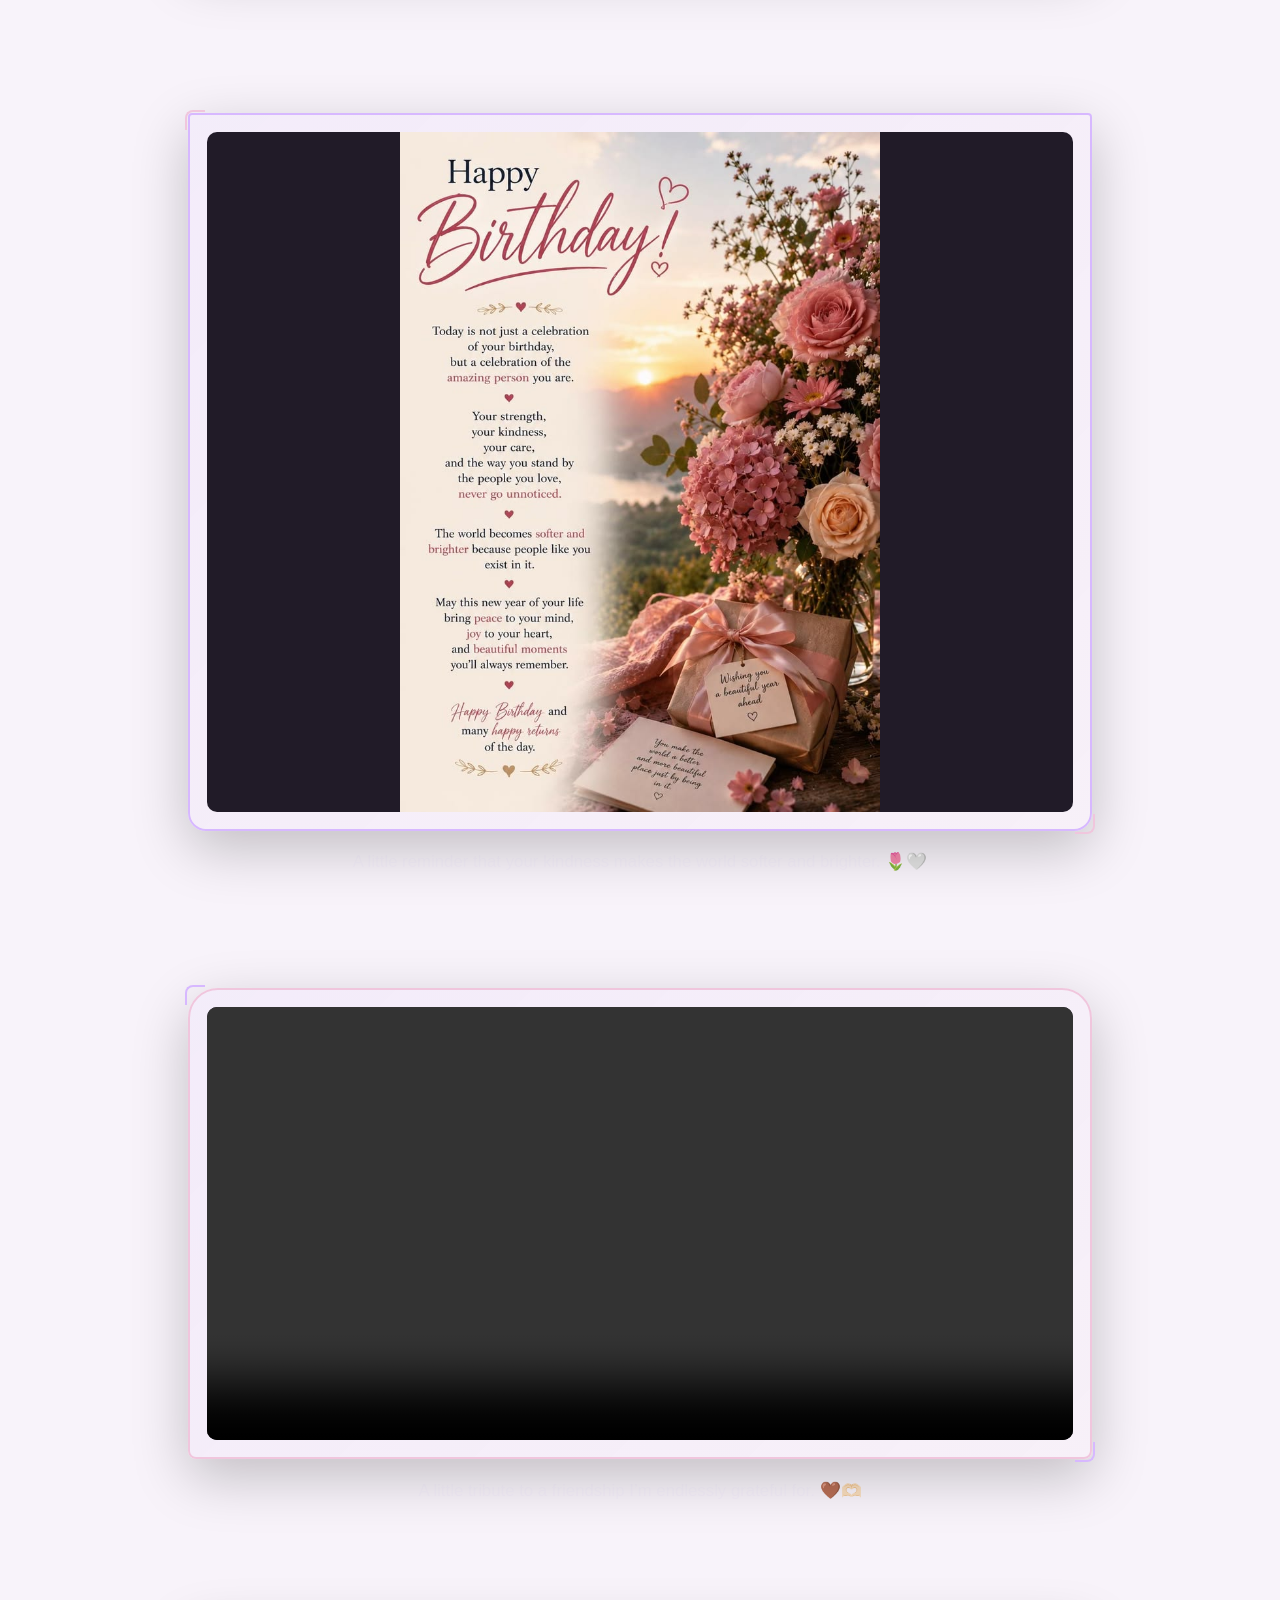
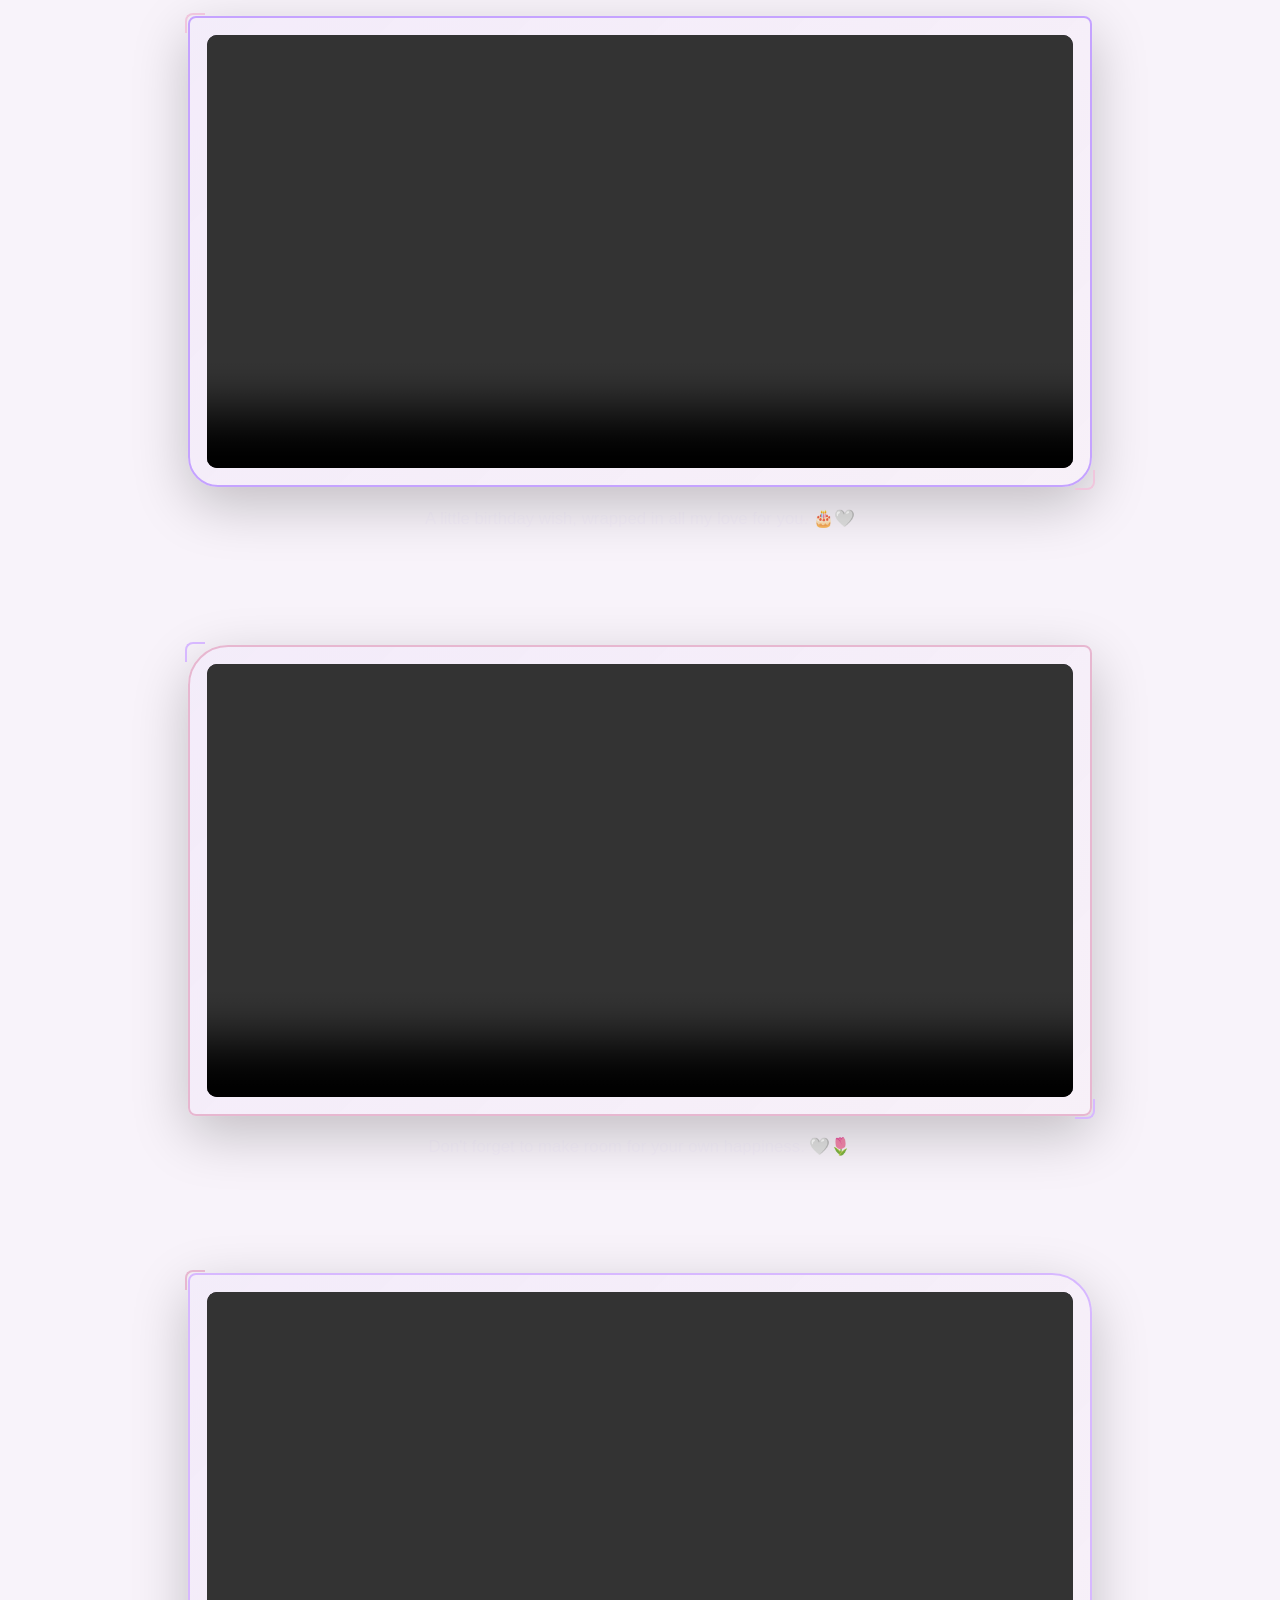
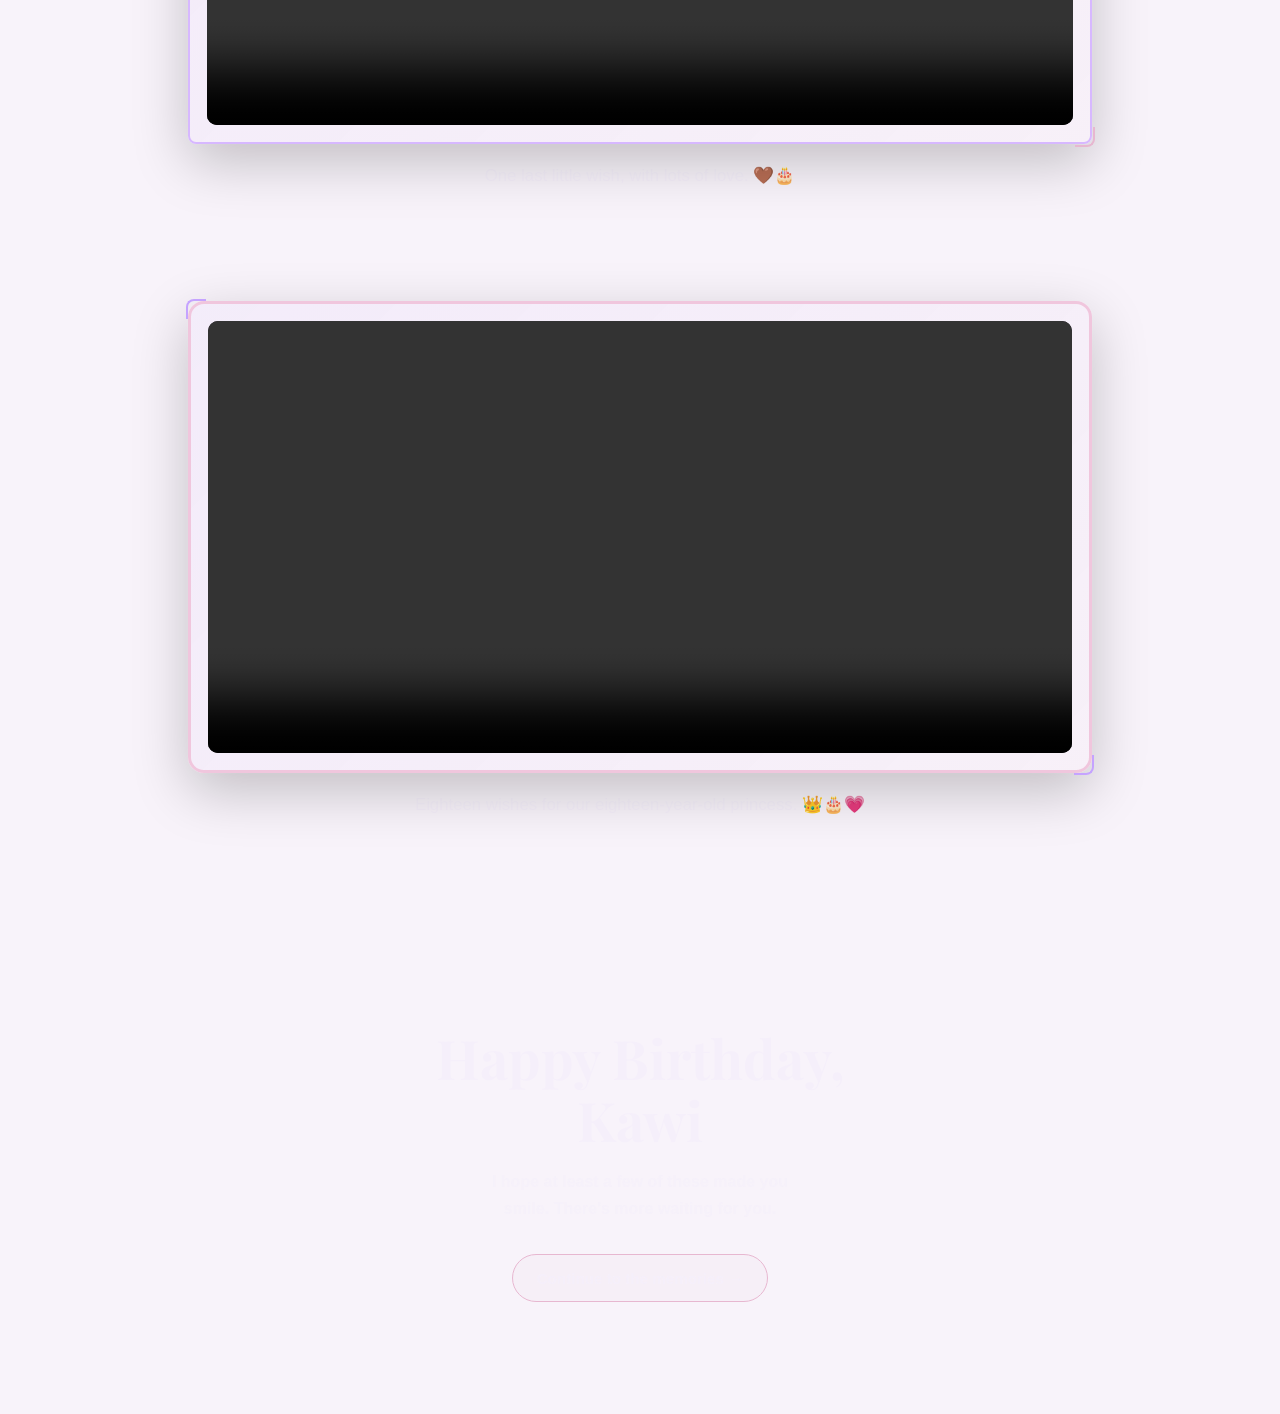
<file: gallery.html>
<!DOCTYPE html>
<html lang="en" class="gv-html">

<head>
  <meta charset="UTF-8">

  <meta
    name="viewport"
    content="width=device-width, initial-scale=1.0"
  >

  <meta
    name="description"
    content="18 wishes for 18 years. A little collection made just for Kawi."
  >

  <meta name="theme-color" content="#F8F3FA">

  <title>18 for 18 | BuddyVerse</title>


  <link rel="stylesheet" href="style.css">
<link rel="stylesheet" href="navigation.css">
<script src="navigation.js" defer></script>
</head>

<body class="gv-page">

  <main class="gv-gallery">

    <!-- =================================================
         OPENING + SCROLL TRANSITION
         Media item 01 is revealed during this transition.
         ================================================= -->

    <section class="gv-transition" aria-label="Introduction to the birthday wishes">

      <div class="gv-transition__stage">

        <!-- Introductory text -->
        <div class="gv-intro">

          <p class="gv-intro__eyebrow">
            A little something for you
          </p>

          <h1 class="gv-intro__title">
            It's time for wishes
          </h1>

          <p class="gv-intro__subtitle">
            18 for 18
          </p>

          <p class="gv-intro__description">
            Scroll down to see what's waiting for you.
          </p>
        </div>


        <!--
          MEDIA ITEM 01

          This is the first of the 18 items.

          Its visibility is controlled by script.js.
          Replace the image path with your actual birthday card.
        -->

          <figure class="gv-transition__media">
          
          <div class="gv-media-shell gv-frame-decor" data-frame="01">

            <img class="gv-media" src="assets/pic/i1.jpg?v=2" alt="Birthday wish card 1 for Kawi" loading="eager" decoding="async">

          </div>

          <figcaption class="gv-caption">
            A little bouquet of wishes for your brighter, happier year ahead. 🌸💗
          </figcaption>

        </figure>

      </div>

    </section>


    <!-- =================================================
         GALLERY ITEMS 02–18
         One media item per row.
         ================================================= -->

    <section
      class="gv-media-list"
      aria-label="Birthday wishes and tributes"
    >

      <!-- MEDIA ITEM 02 -->

      <figure class="gv-item">

        <div
          class="gv-media-shell gv-frame-decor"
          data-frame="02"
        >

          <img
            class="gv-media"
            src="assets/pic/i2.jpg"
            alt="Birthday wish card 2 for Kawi"
            loading="lazy"
            decoding="async"
          >

        </div>

        <figcaption class="gv-caption">
          A little appreciation for the coolest buddy with the kindest heart. 💙🫶🏻
        </figcaption>

      </figure>


      <!-- MEDIA ITEM 03 -->

      <figure class="gv-item">

        <div
          class="gv-media-shell gv-frame-decor"
          data-frame="03"
        >

          <img
            class="gv-media"
            src="assets/pic/i3.jpg"
            alt="Birthday wish card 3 for Kawi"
            loading="lazy"
            decoding="async"
          >

        </div>

        <figcaption class="gv-caption">
          Three little snapshots of my favourite weirdo being unapologetically herself. 🎀🤎 
        </figcaption>

      </figure>


      <!-- MEDIA ITEM 04 -->

      <figure class="gv-item">

        <div
          class="gv-media-shell gv-frame-decor"
          data-frame="04"
        >

          <img
            class="gv-media"
            src="assets/pic/i4.jpg"
            alt="Birthday wish card 4 for Kawi"
            loading="lazy"
            decoding="async"
          >

        </div>

        <figcaption class="gv-caption">
          A little scrapbook of our friendship, made with love. 🤎
        </figcaption>

      </figure>


      <!-- MEDIA ITEM 05 -->

      <figure class="gv-item">

        <div
          class="gv-media-shell gv-frame-decor"
          data-frame="05"
        >

          <img
            class="gv-media"
            src="assets/pic/i5.jpg"
            alt="Birthday wish card 5 for Kawi"
            loading="lazy"
            decoding="async"
          >

        </div>

        <figcaption class="gv-caption">
          A pink little reminder to eat cake, smile lots, and stay our favourite chaos. 🎀🩷
        </figcaption>

      </figure>


      <!-- MEDIA ITEM 06 -->

      <figure class="gv-item">

        <div
          class="gv-media-shell gv-frame-decor"
          data-frame="06"
        >

          <img
            class="gv-media"
            src="assets/pic/i6.jpg"
            alt="Birthday wish card 6 for Kawi"
            loading="lazy"
            decoding="async"
          >

        </div>

        <figcaption class="gv-caption">
          A little vintage reminder that the best buddy is always a lucky find. 🍂🤎
        </figcaption>

      </figure>


      <!-- MEDIA ITEM 07 -->

      <figure class="gv-item">

        <div
          class="gv-media-shell gv-frame-decor"
          data-frame="07"
        >

          <img
            class="gv-media"
            src="assets/pic/i7.jpg"
            alt="Birthday wish card 7 for Kawi"
            loading="lazy"
            decoding="async"
          >

        </div>

        <figcaption class="gv-caption">
	A little wish for more beautiful moments with you. 🤎🌹
        </figcaption>

      </figure>


      <!-- MEDIA ITEM 08 -->

      <figure class="gv-item">

        <div
          class="gv-media-shell gv-frame-decor"
          data-frame="08"
        >

          <img
            class="gv-media"
            src="assets/pic/i8.jpg"
            alt="Birthday wish card 8 for Kawi"
            loading="lazy"
            decoding="async"
          >

        </div>

        <figcaption class="gv-caption">
	A little piece of our unexpected, wonderfully weird friendship. 🤍🌷
        </figcaption>

      </figure>


      <!-- MEDIA ITEM 09 -->

      <figure class="gv-item">

        <div
          class="gv-media-shell gv-frame-decor"
          data-frame="09"
        >

          <img
            class="gv-media"
            src="assets/pic/i9.jpg"
            alt="Birthday wish card 9 for Kawi"
            loading="lazy"
            decoding="async"
          >

        </div>

        <figcaption class="gv-caption">
	More laughs, more comfort, and a lifetime of being each other’s unpaid therapists. 🫶🏻😭
        </figcaption>

      </figure>


      <!-- MEDIA ITEM 10 -->

      <figure class="gv-item">

        <div
          class="gv-media-shell gv-frame-decor"
          data-frame="10"
        >

          <img
            class="gv-media"
            src="assets/pic/i10.jpg"
            alt="Birthday wish card 10 for Kawi"
            loading="lazy"
            decoding="async"
          >

        </div>

        <figcaption class="gv-caption">
	Halfway through the wishes, but endlessly grateful for you. 🤎🌹
        </figcaption>

      </figure>


      <!-- MEDIA ITEM 11 -->

      <figure class="gv-item">

        <div
          class="gv-media-shell gv-frame-decor"
          data-frame="11"
        >

          <img
            class="gv-media"
            src="assets/pic/i11.jpg"
            alt="Birthday wish card 11 for Kawi"
            loading="lazy"
            decoding="async"
          >

        </div>

        <figcaption class="gv-caption">
	Seven voices, one little reminder: you can do more than you think. 💜✨
        </figcaption>

      </figure>


      <!-- MEDIA ITEM 12 -->

      <figure class="gv-item">

        <div
          class="gv-media-shell gv-frame-decor"
          data-frame="12"
        >

          <img
            class="gv-media"
            src="assets/pic/i12.jpg"
            alt="Birthday wish card 12 for Kawi"
            loading="lazy"
            decoding="async"
          >

        </div>

        <figcaption class="gv-caption">
	A little ARMY reminder to grow at your own pace and be gentle with yourself. 💜✨
        </figcaption>

      </figure>


      <!-- MEDIA ITEM 13 -->

      <figure class="gv-item">

        <div
          class="gv-media-shell gv-frame-decor"
          data-frame="13"
        >

          <img
            class="gv-media"
            src="assets/pic/i13.jpg"
            alt="Birthday wish card 13 for Kawi"
            loading="lazy"
            decoding="async"
          >

        </div>

        <figcaption class="gv-caption">
	A little reminder that your kindness makes the world softer and brighter. 🌷🤍
        </figcaption>

      </figure>


      <!-- MEDIA ITEM 14 -->

      <figure class="gv-item">

        <div
          class="gv-media-shell gv-frame-decor"
          data-frame="14"
        >

<video
  class="gv-media"
  controls
  playsinline
  preload="metadata"
  aria-label="Birthday tribute video for Kawi">
  <source
    src="assets/vid/v1.mp4"
    type="video/mp4"> Your browser does not support HTML video.
</video>

        </div>

        <figcaption class="gv-caption">
	A little tribute to a friendship I’m endlessly grateful for. 🤎🫶🏻
        </figcaption>

      </figure>


      <!-- MEDIA ITEM 15 -->

      <figure class="gv-item">

        <div
          class="gv-media-shell gv-frame-decor"
          data-frame="15"
        >

<video
  class="gv-media"
  controls
  playsinline
  preload="metadata"
  aria-label="Birthday tribute video for Kawi">
  <source
    src="assets/vid/v2.mp4"
    type="video/mp4"> Your browser does not support HTML video.
</video>

        </div>

        <figcaption class="gv-caption">
	A little birthday wish, wrapped in all my love for you. 🎂🤍
        </figcaption>

      </figure>


      <!-- MEDIA ITEM 16 -->

      <figure class="gv-item">

        <div
          class="gv-media-shell gv-frame-decor"
          data-frame="16"
        >

<video
  class="gv-media"
  controls
  playsinline
  preload="metadata"
  aria-label="Birthday tribute video for Kawi">
  <source
    src="assets/vid/v3.mp4"
    type="video/mp4"> Your browser does not support HTML video.
</video>
        </div>

        <figcaption class="gv-caption">
	Don't forget to make room for your own happiness. 🤍🌷
        </figcaption>

      </figure>


      <!-- MEDIA ITEM 17 -->

      <figure class="gv-item">

        <div
          class="gv-media-shell gv-frame-decor"
          data-frame="17"
        >

<video
  class="gv-media"
  controls
  playsinline
  preload="metadata"
  aria-label="Birthday tribute video for Kawi">
  <source
    src="assets/vid/v4.mp4"
    type="video/mp4"> Your browser does not support HTML video.
</video>

        </div>

        <figcaption class="gv-caption">
	One last little wish, with lots of love. 🤎🎂
        </figcaption>

      </figure>


      <!-- MEDIA ITEM 18 -->

      <figure class="gv-item">

        <div
          class="gv-media-shell gv-frame-decor"
          data-frame="18"
        >

<video
  class="gv-media"
  controls
  playsinline
  preload="metadata"
  aria-label="Birthday tribute video for Kawi"
>
  <source
    src="assets/vid/v5.mp4"
    type="video/mp4"
  >

  Your browser does not support HTML video.
</video>
        </div>

        <figcaption class="gv-caption">
	Eighteen wishes for our eighteen-year-old princess. 👑🎂💗
        </figcaption>

      </figure>

    </section>


    <!-- =================================================
         CLOSING SECTION
         ================================================= -->
    <section class="gv-ending">

      <h2 class="gv-ending__title">
        Happy Birthday,<br>Kawi
      </h2>

      <p class="gv-ending__text">
        I hope at least a few of these made you smile.
        There's more waiting for you.
      </p>

      <a
        class="gv-next-link"
        href="memories.html"
      >
        Continue to the memories →
      </a>

    </section>

  </main>


  <!-- Shared JavaScript, including the gallery functionality -->

  <script src="script.js"></script>

</body>
</html>
</file>
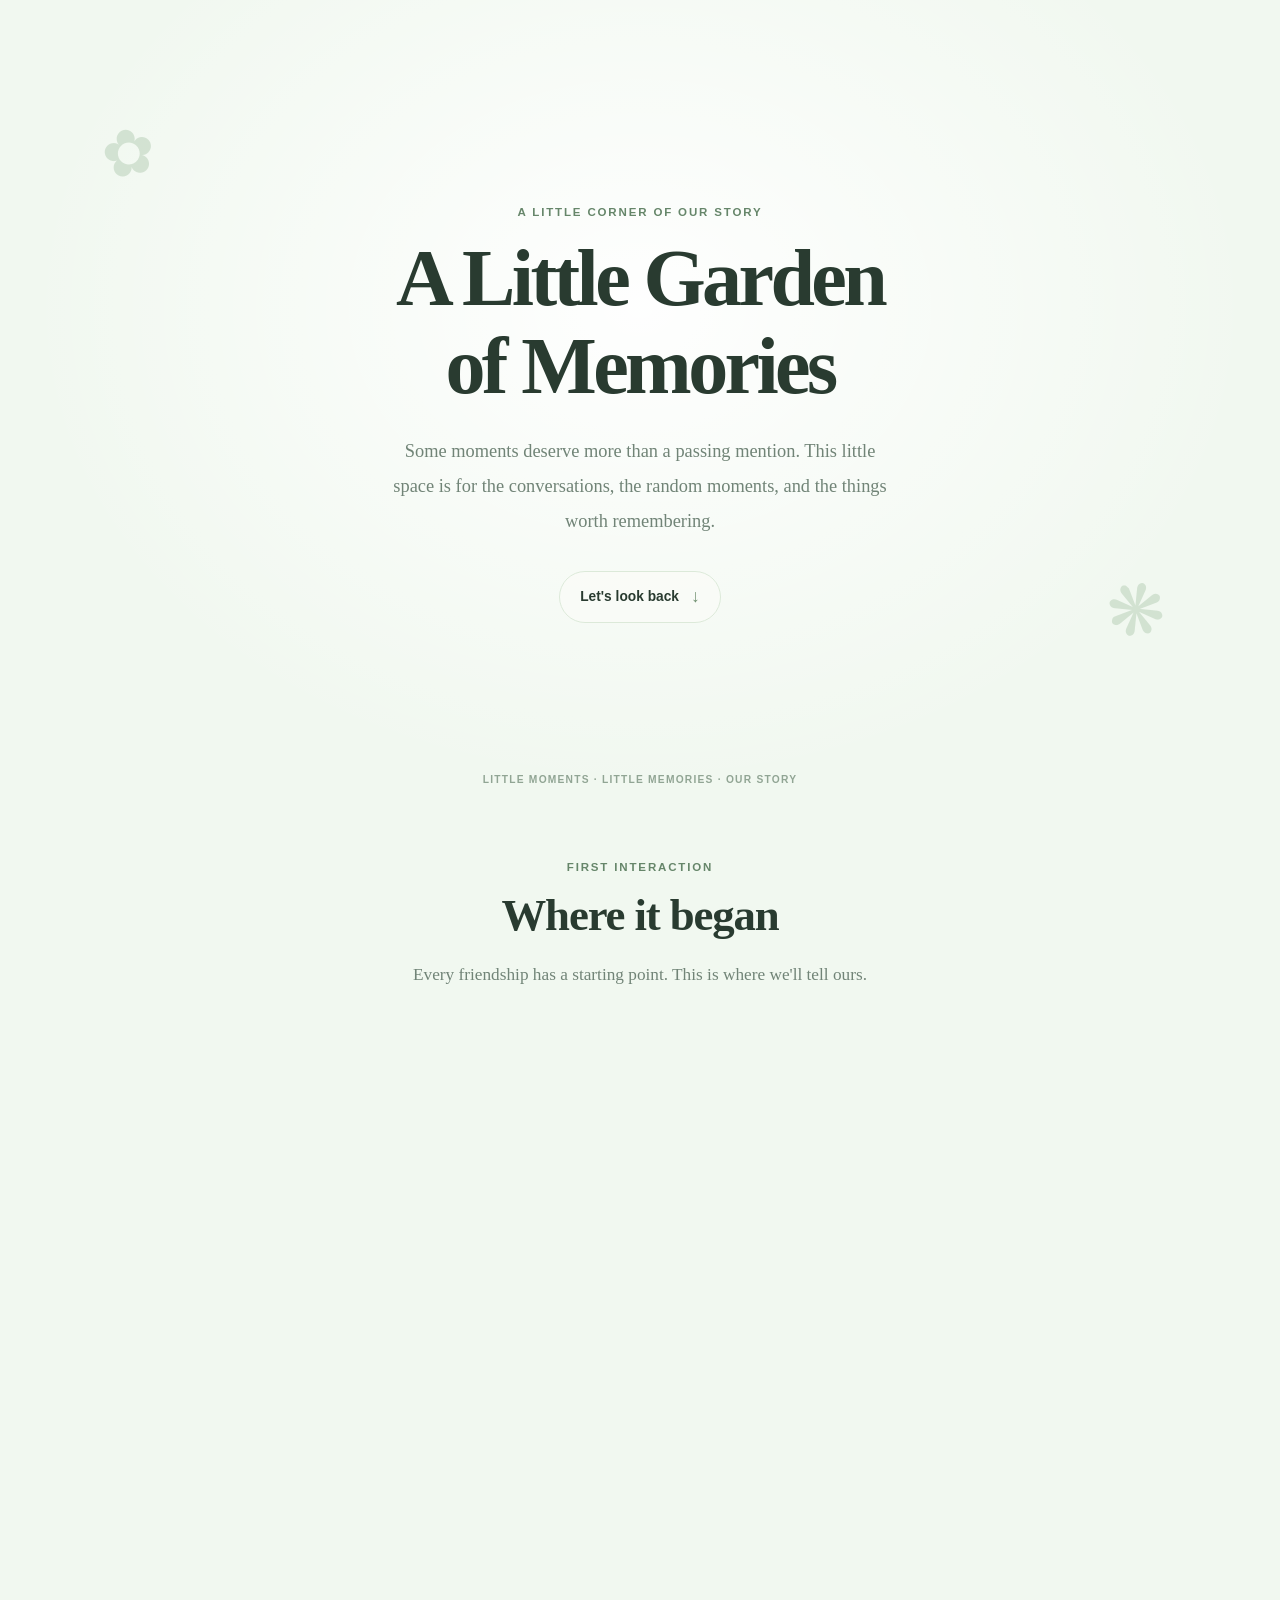
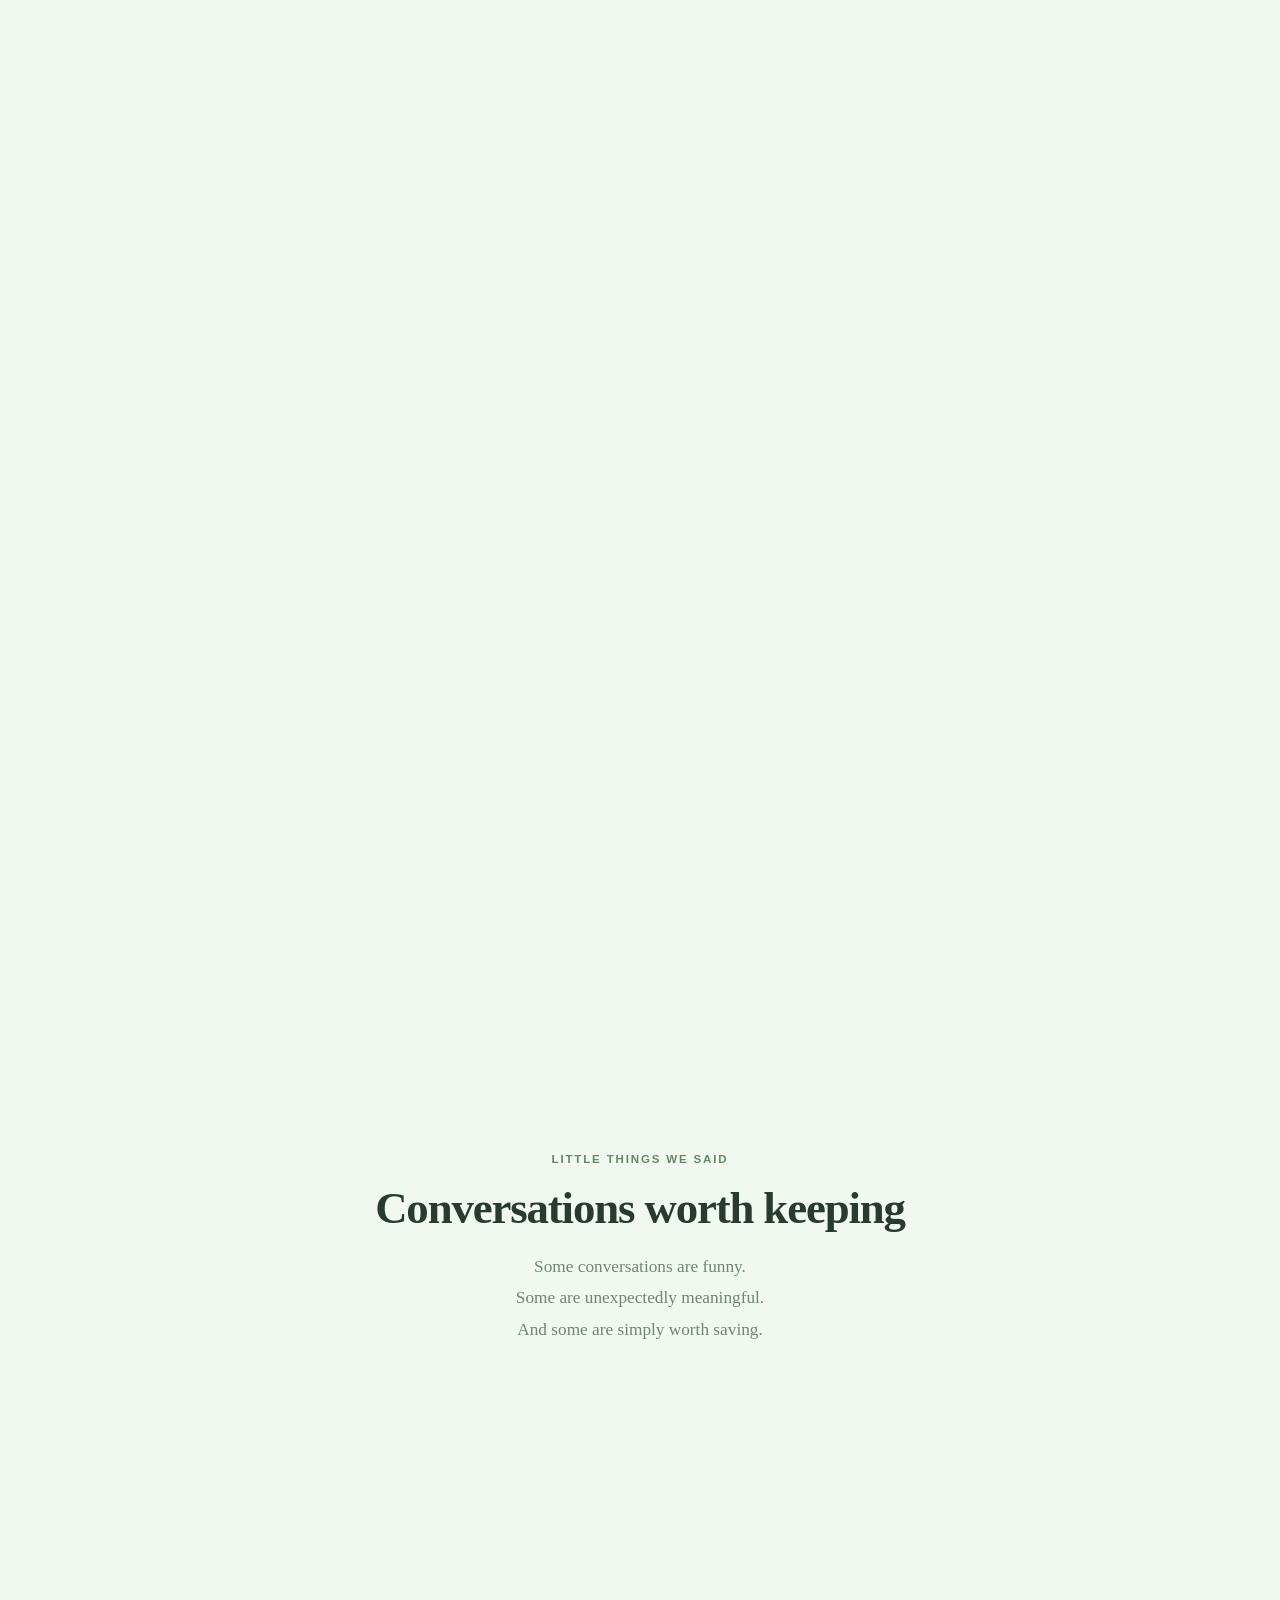
<file: memories.html>
<!DOCTYPE html>
<html lang="en">

<head>
  <meta charset="UTF-8">

  <meta
    name="viewport"
    content="width=device-width, initial-scale=1.0"
  >

  <meta
    name="description"
    content="A little collection of memories, conversations, and moments from BuddyVerse."
  >

  <meta name="theme-color" content="#F1F8F0">

  <title>A Little Garden of Memories | BuddyVerse</title>

  <link rel="stylesheet" href="style.css">
<link rel="stylesheet" href="navigation.css">
<script src="navigation.js" defer></script>
</head>

<body class="mem-page">

  <main class="mem-main fade-in">

    <!-- =========================================
         SECTION 1: INTRODUCTION
         ========================================= -->

    <section
      class="mem-hero"
      aria-labelledby="mem-hero-title"
    >

      <div class="mem-hero__decoration mem-hero__decoration--one"
           aria-hidden="true">
        ✿
      </div>

      <div class="mem-hero__decoration mem-hero__decoration--two"
           aria-hidden="true">
        ❋
      </div>

      <div class="mem-hero__content">

        <p class="mem-eyebrow">
          A little corner of our story
        </p>

        <h1
          class="mem-hero__title"
          id="mem-hero-title"
        >
          A Little Garden<br>
          of Memories
        </h1>

        <p class="mem-hero__text">
          Some moments deserve more than a passing mention.
          This little space is for the conversations, the
          random moments, and the things worth remembering.
        </p>

        <a
          class="mem-scroll-link"
          href="#mem-beginning"
        >
          Let's look back
          <span aria-hidden="true">↓</span>
        </a>

      </div>

      <div class="mem-hero__footer" aria-hidden="true">
        little moments · little memories · our story
      </div>

    </section>


    <!-- =========================================
         SECTION 2: WHERE IT BEGAN

         Personal details will be added later.
         ========================================= -->

    <section
      class="mem-section mem-beginning"
      id="mem-beginning"
      aria-labelledby="mem-beginning-title"
    >

      <div class="mem-section__heading">

        <p class="mem-eyebrow">
          First Interaction
        </p>

        <h2
          class="mem-section__title"
          id="mem-beginning-title"
        >
          Where it began
        </h2>

        <p class="mem-section__intro">
          Every friendship has a starting point.
          This is where we'll tell ours.
        </p>

      </div>

      <article class="mem-story-card">

        <div class="mem-story-card__marker"
             aria-hidden="true">
          01
        </div>

        <div class="mem-story-card__content">

          <p class="mem-card-label">
            THE BEGINNING
          </p>
<div class="mem-screenshot">
    <img
        src="assets/pic/m1.jpg?v=2"
        alt="Your First Text"
        loading="lazy"
    >
</div>
<br>
          <h3 class="mem-card-title">
            Your First Text
          </h3>

          <p class="mem-placeholder">
<strong>July 12, 2025 01:07pm</strong><br>	
A random text from someone I barely knew. Someone who knocked on a door I never expected to open, but somehow became someone so important to me. 🤍
          </p>

          <!--
            Later, replace the placeholder above with
            the real story. Avoid adding a date unless
            it is accurate and worth including.
          -->

        </div>

      </article>

    </section>


    <!-- =========================================
         SECTION 3: CONVERSATION MEMORY

         Centred screenshot layout.
         ========================================= -->

    <section
      class="mem-section"
      aria-labelledby="mem-conversations-title"
    >

      <div class="mem-section__heading">

        <p class="mem-eyebrow">
          Little things we said
        </p>

        <h2
          class="mem-section__title"
          id="mem-conversations-title"
        >
          Conversations worth keeping
        </h2>

        <p class="mem-section__intro">
          Some conversations are funny.<br>
          Some are unexpectedly meaningful.<br>
          And some are simply worth saving.
        </p>

      </div>


      <!-- MEMORY CARD 01 -->

	<article class="mem-memory mem-memory--split">

<div class="mem-screenshot">
    <img
        src="assets/pic/m2.jpg"
        alt="A conversation worth remembering"
        loading="lazy"
    >
</div>
        <div class="mem-memory__caption">

          <p class="mem-card-label">
            MEMORY 01
          </p>


          <p class="mem-placeholder">
	Nahi aata 🤧<br>
Still, it became the reason we started talking. 🥹
          </p>

        </div>

      </article>


      <!-- MEMORY CARD 02 -->

      <article class="mem-memory mem-memory--centered">

<div class="mem-screenshot">
    <img
        src="assets/pic/m3.jpg"
        alt="Your First Text"
        loading="lazy"
    >
</div>

        </div>

        <div class="mem-memory__caption">

	<p class="mem-card-label">
            MEMORY 02
          </p>


          <p class="mem-placeholder">
	💙
          </p>

        </div>

      </article>

      <article class="mem-memory mem-memory--centered">

<div class="mem-screenshot">
    <img
        src="assets/pic/m4.jpg"
        alt="A conversation worth remembering"
        loading="lazy"
    >
</div>
        <div class="mem-memory__caption">

          <p class="mem-card-label">
            MEMORY 03
          </p>


          <p class="mem-placeholder">
	The first time you wished me a happy birthday. 🤍
	</p>
        </div>

      </article>

<article class="mem-memory mem-memory--split">

<div class="mem-screenshot">
    <img
        src="assets/pic/m5.jpg"
        alt="A conversation worth remembering"
        loading="lazy"
    >
</div>
        <div class="mem-memory__caption">

          <p class="mem-card-label">
            MEMORY 04
          </p>

          <p class="mem-placeholder">
Exactly... no one really cares. So live life the way you want to.
          </p>

        </div>

      </article>

      <article class="mem-memory mem-memory--centered"
>

<div class="mem-screenshot">
    <img
        src="assets/pic/m6.jpg"
        alt=" Secret "
        loading="lazy"
    >
</div>
        <div class="mem-memory__caption">

          <p class="mem-card-label">
            MEMORY 05
          </p>


          <p class="mem-placeholder">
	Alrighttt. But remember, you never have to pretend with me. 🫠
          </p>

        </div>

      </article>



	<article class="mem-memory mem-memory--centered">

	<div class="mem-screenshot">
    
<img
        src="assets/pic/m7.jpg"
        alt=" Secret "
        loading="lazy"
    >
</div>
        <div class="mem-memory__caption">

          <p class="mem-card-label">
            MEMORY 06
          </p>


          <p class="mem-placeholder">
Finally, you opened up about what was bothering you.
          </p>

        </div>

      </article>

<article class="mem-memory mem-memory--split">

<div class="mem-screenshot">
    <img
        src="assets/pic/m8.jpg"
        alt=" Secret "
        loading="lazy"
    >
</div>
        <div class="mem-memory__caption">

          <p class="mem-card-label">
            MEMORY 07
          </p>


          <p class="mem-placeholder">
	My texts, my paragraphs, my love language? Is that so? 🤪
          </p>

        </div>

      </article>

<article class="mem-memory mem-memory--centered"

>

<div class="mem-screenshot">
    <img
        src="assets/pic/m9.jpg"
        alt=" Secret "
        loading="lazy"
    >
</div>
        <div class="mem-memory__caption">

          <p class="mem-card-label">
            MEMORY 08
          </p>


          <p class="mem-placeholder">
	Right. You weren't actually guessing. You were telling me what my favorites are. 😭
          </p>

        </div>

      </article>

<article class="mem-memory mem-memory--split">

<div class="mem-screenshot">
    <img
        src="assets/pic/m10.jpg"
        alt=" Secret "
        loading="lazy"
    >
</div>
        <div class="mem-memory__caption">

          <p class="mem-card-label">
            MEMORY 09
          </p>


          <p class="mem-placeholder">
	Our minds are so alike that we even cried over the same drama. 😭
          </p>

        </div>

      </article>


<article class="mem-memory mem-memory--split">

<div class="mem-screenshot">
    <img
        src="assets/pic/m11.jpg"
        alt=" Secret "
        loading="lazy"
    >
</div>
        <div class="mem-memory__caption">

          <p class="mem-card-label">
            MEMORY 10
          </p>


          <p class="mem-placeholder">
	You know my first-year marks were 454/560? So close, Buddy! 😭❤️
          </p>

        </div>

      </article>

<article class="mem-memory mem-memory--centered"

>

<div class="mem-screenshot">
    <img
        src="assets/pic/m12.jpg"
        alt=" Secret "
        loading="lazy"
    >
</div>
        <div class="mem-memory__caption">

          <p class="mem-card-label">
            MEMORY 11
          </p>


          <p class="mem-placeholder">
	Well... I'm always here for you, 24/7. 🫶
          </p>

        </div>

      </article>

<article class="mem-memory mem-memory--centered"

>

<div class="mem-screenshot">
    <img
        src="assets/pic/m13.jpg"
        alt=" Secret "
        loading="lazy"
    >
</div>
        <div class="mem-memory__caption">

          <p class="mem-card-label">
            MEMORY 12
          </p>


          <p class="mem-placeholder">
	Do you still like long paragraphs? Then we need to talk more, if you want to read more of mine. 😌
          </p>

        </div>

      </article>

<article class="mem-memory mem-memory--split">

<div class="mem-screenshot">
    <img
        src="assets/pic/m14.jpg"
        alt=" Secret "
        loading="lazy"
    >
</div>
        <div class="mem-memory__caption">

          <p class="mem-card-label">
            MEMORY 13
          </p>


          <p class="mem-placeholder">
	Hayee Allah! Someone doesn't like cats because they're cute. 😭<br> Then what about you, ma'am? You're cute too! 🤭
          </p>

        </div>

      </article>

<article class="mem-memory mem-memory--split">

<div class="mem-screenshot">
    <img
        src="assets/pic/m15.jpg"
        alt=" Secret "
        loading="lazy"
    >
</div>
        <div class="mem-memory__caption">

          <p class="mem-card-label">
            MEMORY 14
          </p>


          <p class="mem-placeholder">
	You always forget my birthday 🤧. And this time, I was actually worried you might not remember it. But you know what, Kawi? You surprised me by being the first one to wish me a happy birthday. 🥹💗
          </p>

        </div>

      </article>

<article class="mem-memory mem-memory--centered"

>

<div class="mem-screenshot">
    <img
        src="assets/pic/m16.jpg"
        alt=" Secret "
        loading="lazy"
    >
</div>
        <div class="mem-memory__caption">

          <p class="mem-card-label">
            MEMORY 15
          </p>


          <p class="mem-placeholder">
	So... Tommarro or tomorro? 😅          </p>

        </div>

      </article>

<article class="mem-memory mem-memory--centered"

>

<div class="mem-screenshot">
    <img
        src="assets/pic/m17.jpg"
        alt=" Secret "
        loading="lazy"
    >
</div>
        <div class="mem-memory__caption">

          <p class="mem-card-label">
            MEMORY 16
          </p>


          <p class="mem-placeholder">
	Pakka, tum abhi bhi nahi hans rahi? 🤪
          </p>

        </div>

      </article>

<article class="mem-memory mem-memory--centered"

>

<div class="mem-screenshot">
    <img
        src="assets/pic/m19.jpg"
        alt=" Secret "
        loading="lazy"
    >
</div>
        <div class="mem-memory__caption">

          <p class="mem-card-label">
            MEMORY 17
          </p>


          <p class="mem-placeholder">
	Simple rule. 🫠
          </p>

        </div>

      </article>

<article class="mem-memory mem-memory--centered"

>

<div class="mem-screenshot">
    <img
        src="assets/pic/m18.jpg"
        alt=" Secret "
        loading="lazy"
    >
</div>
        <div class="mem-memory__caption">

          <p class="mem-card-label">
            MEMORY 18
          </p>


          <p class="mem-placeholder">
	See, that's what I feared the most. Things have changed, but I'm glad we're still together. 🥹
          </p>

        </div>

      </article>









    </section>


    <!-- =========================================
         SECTION 5: TEXT-ONLY MEMORIES
         ========================================= -->

    <section
      class="mem-section mem-notes"
      aria-labelledby="mem-notes-title"
    >

      <div class="mem-section__heading">


        <h2
          class="mem-section__title"
          id="mem-notes-title"
        >
          Little things that stayed
        </h2>

        <p class="mem-section__intro">
          Some moments are better remembered in words.
        </p>

      </div>


      <div class="mem-notes__list">

        <!-- TEXT MEMORY 01 -->

        <article class="mem-note">

          <span class="mem-note__number"
                aria-hidden="true">
            00
          </span>

            <p style=" margin-bottom: 0; color: #293B30; font-size: 0.98rem; line-height: 1.8;">
	What should I write here?<br>Not like I don't have anything to write, but the issue is that there's <strong>so much</strong> to talk about and I can't fit everything on this page.<br><br>Memories are something that remind us ofour beautiful moments from past. So here are a few beautiful memories of us.           
 </p>

          </div>

          <span class="mem-note__flower"
                aria-hidden="true">
            ✿
          </span>

        </article>


        <!-- TEXT MEMORY 02 -->

        <article class="mem-note">

          <span class="mem-note__number"
                aria-hidden="true">
            01
          </span>

          <div class="mem-note__content">

	<p style=" margin-bottom: 0; color: #293B30; font-size: 0.98rem; line-height: 1.8;">
	Remember last time when I was going to Faisalabad and I asked you to stay with me on chat until I reach there.<br> Honestly, it was super random but the fun fact, you actually kept talking until I reached.<br>And the same thing happened when I was coming back from Faisalabd.<br>So... Thank You for staying awake and talking to me. 
            </p>

          </div>

          <span class="mem-note__flower"
                aria-hidden="true">
            ❋
          </span>

        </article>
<br>

        <!-- TEXT MEMORY 03 -->

        <article class="mem-note">

          <span class="mem-note__number"
                aria-hidden="true">
            02
          </span>

          <div class="mem-note__content">

	<p style=" margin-bottom: 0; color: #293B30; font-size: 0.98rem; line-height: 1.8;">
	Once you weren't feeling okay. Also I wasn't at home so I had no one to ask me to sleep early, we kept talking till almost 1.30am.<br>Now, it doesn't sound like a big deal. But back then, I had never stayed awake this late, specially not just for talking to someone. But you made me do this.<br>You have some superppwers fr.
            </p>

          </div>

          <span class="mem-note__flower"
                aria-hidden="true">
            ✿
          </span>

        </article>
<br>
<article class="mem-note">

          <span class="mem-note__number"
                aria-hidden="true">
            03
          </span>

            <p style=" margin-bottom: 0; color: #293B30; font-size: 0.98rem; line-height: 1.8;">
	I think I should just leave this here. Cuz it would be unfair if I just mentioned a few and leave the rest.
 </p>

          </div>

          <span class="mem-note__flower"
                aria-hidden="true">
            ✿
          </span>

        </article>


      </div>

    </section>


    <!-- =========================================
         SECTION 6: CLOSING
         ========================================= -->

    <section
      class="mem-ending"
      aria-labelledby="mem-ending-title"
    >

      <span
        class="mem-ending__flower"
        aria-hidden="true"
      >
        ❋
      </span>

      <p class="mem-eyebrow">
        End of this little chapter
      </p>

      <h2
        class="mem-ending__title"
        id="mem-ending-title"
      >
        And the story goes on.
      </h2>

      <p class="mem-ending__text">
        There are still things worth saying,
        and another little part of this gift
        is waiting for you.
      </p>

      <a
        class="mem-next-link"
        href="reasons.html"
      >
        Continue to the next chapter
        <span aria-hidden="true">→</span>
      </a>

    </section>

  </main>

  <script src="script.js"></script>

<script>
(() => {
  const page = document.body;

  if (!page.classList.contains("mem-page")) return;

  const cards = document.querySelectorAll(
    ".mem-story-card, .mem-memory, .mem-note"
  );

  if (!cards.length) return;

  // Respect the user's reduced-motion preference.
  if (window.matchMedia("(prefers-reduced-motion: reduce)").matches) {
    return;
  }

  // Prepare all memory cards for animation.
  cards.forEach(card => {
    card.classList.add("mem-reveal-item");
  });

  page.classList.add("mem-reveal-ready");

  let lastScrollY = window.scrollY;
  let scrollDirection = "down";
  let ticking = false;

  function updateCards() {
    const viewportHeight = window.innerHeight;

    cards.forEach(card => {
      const rect = card.getBoundingClientRect();

      // While scrolling DOWN, reveal cards entering the screen.
      if (scrollDirection === "down") {
        if (rect.top < viewportHeight && rect.bottom > 0) {
          card.classList.add("mem-revealed");
        }
      }

      // While scrolling UP, keep cards visible.
      // Reset them only after they pass below the screen.
      if (scrollDirection === "up") {
        if (rect.top >= viewportHeight) {
          card.classList.remove("mem-revealed");
        }
      }
    });

    ticking = false;
  }

  window.addEventListener(
    "scroll",
    () => {
      const currentScrollY = window.scrollY;

      if (currentScrollY > lastScrollY) {
        scrollDirection = "down";
      } else if (currentScrollY < lastScrollY) {
        scrollDirection = "up";
      }

      lastScrollY = currentScrollY;

      if (!ticking) {
        window.requestAnimationFrame(updateCards);
        ticking = true;
      }
    },
    { passive: true }
  );

  // Handle the initial screen.
  updateCards();
})();
</script>

</body>
</html>
</file>
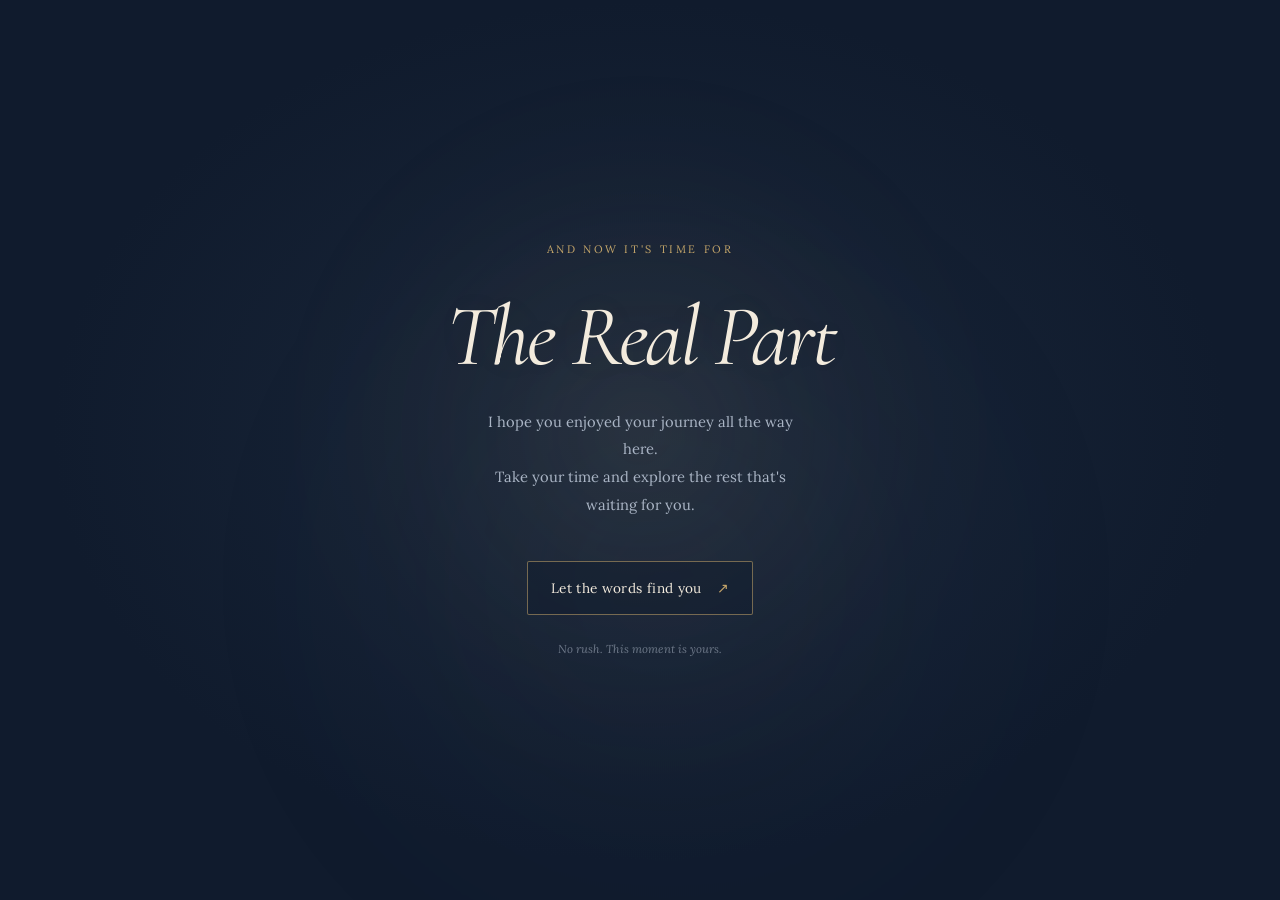
<file: message.html>
<!DOCTYPE html>
<html lang="en">
<head>
  <meta charset="UTF-8">
  <meta name="viewport" content="width=device-width, initial-scale=1.0">

  <meta
    name="description"
    content="A little letter, written especially for you."
  >

  <meta name="theme-color" content="#101B2D">

  <title>Wishes | BuddyVerse</title>

  <link rel="stylesheet" href="style.css">

  <!-- Fonts specific to the Midnight Letters page -->
  <link rel="preconnect" href="https://fonts.googleapis.com">
  <link rel="preconnect" href="https://fonts.gstatic.com" crossorigin>

  <link
    href="https://fonts.googleapis.com/css2?family=Cormorant+Garamond:ital,wght@0,400;0,500;0,600;1,400;1,500;1,600&family=Lora:ital,wght@0,400;0,500;1,400&display=swap"
    rel="stylesheet"
  >
<link rel="stylesheet" href="navigation.css">
<script src="navigation.js" defer></script>
</head>

<body class="ml-page">

  <main class="ml-scene">

    <!-- Atmospheric background -->
    <div class="ml-atmosphere" aria-hidden="true">
      <div class="ml-glow"></div>
      <div class="ml-glow ml-glow--secondary"></div>
    </div>

    <!-- Opening scene -->
    <section
      class="ml-opening"
      id="ml-opening"
      aria-labelledby="ml-intro-title"
    >
      <div class="ml-opening__content">

        <p class="ml-eyebrow">
          AND NOW IT'S TIME FOR
        </p>

        <h1 id="ml-intro-title" class="ml-opening__title">
          The Real Part
        </h1>

        <p class="ml-opening__description">
          I hope you enjoyed your journey all the way here.<br>
          Take your time and explore the rest that's waiting for you.
        </p>

        <button
          type="button"
          class="ml-reveal-button"
          id="ml-reveal-button"
          aria-controls="ml-letter"
        >
          <span>Let the words find you</span>
          <span class="ml-button-arrow" aria-hidden="true">↗</span>
        </button>

        <p class="ml-opening__footnote">
          No rush. This moment is yours.
        </p>

      </div>
    </section>

    <!-- Letter scene -->
    <section
      class="ml-letter-scene"
      id="ml-letter-scene"
      aria-label="A personal letter"
      aria-hidden="true"
      inert
    >

      <article class="ml-letter" id="ml-letter">

        <div class="ml-letter__inner">

          <p class="ml-letter__label">
            A SMALL LETTER FOR YOU
          </p>

          <!-- Replace this heading whenever you want -->
          <h2 class="ml-letter__heading" id="ml-letter-heading">
            Dear Bestie,
          </h2>

          <!--
            Replace the placeholder paragraphs with your own letter.
            Keep each paragraph inside its own <p> element.
          -->
          <div class="ml-letter__body" id="ml-letter-body">

            <p class="ml-placeholder">
Wishing you a very Happy Birthday. 🤍🌷<br><br>

I wish you have a year ahead filled with lots of happiness, peace, love and beautiful moments. May all your wishes come true, all your dreams become a reality and all your worries and sorrows fade away.<br><br>

You deserve happiness in the little things, the unexpected moments, and the ordinary days, too. I hope life is gentle with you, that beautiful things find their way to you, and that you always have reasons to smile.
<br><br>
May you always stay happy, healthy, and blessed. May your heart feel light, your days hold something worth looking forward to, and your life be filled with the goodness you deserve.
<br><br>
You're my Favorite Person. I love you in the most sacred way. I wish I could explain how I see you and what you mean to me. Sometimes, I wonder if you even realize how special you are and how much happiness your presence brings into my life. I'm genuinely grateful that we met and that, among all the people in this world, I got to know someone like you.<br><br>
I just want to stay by your side, in all circumstances. I want to be the person you can count on. I want to be your crying shoulder and someone you can tell your problems and feelings without any hesitation. I want to see your mature and childish side too. I want you to feel comfortable being yourself around me, whether you're happy, upset, confused, excited, or simply in the mood to talk about absolutely nothing. You don't always have to be strong or have everything figured out. You can just be you.
<br><br>
Let's stay together forever, being the best buddies ever. 🫂🤍
<br><br>
I hope you'll never get hurt because of me. Still if you ever feel like I'm crossing the line, just say it and let me know what hurts you so that I won't reapet that. Your comfort matters to me, and I never want you to feel like you have to hide your feelings just to keep our friendship okay. I hope we can always be honest with each other, even when something is difficult to say.
<br><br>
There's something I want to tell you. I asked your pictures two times. First time, it was because I just wanted to see you. But when you denied, I decided to never ask that again. There was no reason to ask that again if you're not comfortable with it. But then I planned this website and I needed your pictures for making some edits, that's why I asked for it again. But your answer was the same. So I had to use your snaps. I'm really sorry if you don't like it. I just wanted to make it special for you.
<br><br>
I hope you can feel the effort and affection behind this little gift. I might not always know the perfect way to express myself, but I wanted to make something that you could keep as a memory. Something that reminds you that there's someone who appreciates you, who wishes good things for you, and who is genuinely happy to have you in their life. You deserve to be celebrated, Buddy, not just today but on all the ordinary days when you might forget how wonderful you are.
<br><br>
In the end, I'd say only one thing. This day, this year, this life and every single moment you live belongs to you. You have the right to choose how you want to live, what you want to do and how to do. You don't need to feel pressured to do something that you don't want to. And you don't need to leave something that you want to do. And you're allowed to take a break. You don't need to be working constantly.
<br><br>
Take great care of your mental and physical health. Eat well and rest well. Give yourself some time. Take a moment to breathe if you get tired. And then continue your journey towards your dreams with a new energy.
<br><br>
I hope you get to experience the kind of happiness that doesn't need a reason, the kind of peace that lets you sleep without a heavy heart, and the kind of love and care that makes you feel safe and appreciated. I hope you meet people who understand you, opportunities that bring you closer to your dreams, and moments that remind you why life is worth enjoying.
<br><br>
Remember I'm always here for you. You can reach me out any time, if you ever need any help, if you're in tension, if something's hurting you, if you want to talk about something or even there's no particular reason. Just text me.<br>Or you can even call me if you want 🤪.
<br><br>
And Buddy, no matter how much life changes, I hope you never forget to make room for your own happiness. Keep being the person you are, keep dreaming, keep growing, and keep that beautiful heart of yours. You don't have to become someone else to deserve good things.
<br><br>
Happy Birthday once again, my Best Buddy. 🥹🤍
<br><br>
I hope this new chapter brings you closer to everything your heart has been wishing for. May you collect beautiful memories, find reasons to laugh even on difficult days, and always have something to look forward to.
<br><br>
You matter, Buddy. More than you probably know. And I'm really glad you're here. 🌷🤍
            </p>


          </div>

          <!-- Optional closing -->
          <p class="ml-letter__signature">
		With lots of love,<br>
            <span>Your Buddy 🫂</span>
          </p>

          <div class="ml-letter__divider" aria-hidden="true"></div>

          <p class="ml-letter__postscript">
            END OF THIS LITTLE LETTER
          </p>

        </div>

      </article>

      <!-- Continue to the next page -->
      <div class="ml-ending" id="ml-ending">

        <p class="ml-ending__text">
          And there's still a little more waiting for you.
        </p>

        <a class="ml-next-button" href="quest.html">
          Continue your journey
          <span aria-hidden="true">→</span>
        </a>

        <a class="ml-back-link" href="reasons.html">
          Back to the previous page
        </a>

      </div>

    </section>

  </main>

  <script src="script.js"></script>

<script>
(() => {
  "use strict";

  function initMidnightLetters() {
    if ("scrollRestoration" in history) {
  history.scrollRestoration = "manual";
}
window.scrollTo(0, 0);
    const page = document.querySelector(".ml-page");
    const revealButton = document.getElementById("ml-reveal-button");
    const opening = document.getElementById("ml-opening");
    const letterScene = document.getElementById("ml-letter-scene");
    const letter = document.getElementById("ml-letter");
    const ending = document.getElementById("ml-ending");
    const heading = document.getElementById("ml-letter-heading");

    if (
      !page ||
      !revealButton ||
      !opening ||
      !letterScene ||
      !letter ||
      !ending
    ) {
      console.error(
        "Midnight Letters: One or more required elements are missing."
      );
      return;
    }

    // Prevent the handler from being attached more than once.
    if (revealButton.dataset.initialized === "true") return;
    revealButton.dataset.initialized = "true";

    const reducedMotion = window.matchMedia(
      "(prefers-reduced-motion: reduce)"
    ).matches;

    const delay = (ms) => new Promise((resolve) => {
      window.setTimeout(resolve, reducedMotion ? 0 : ms);
    });

    revealButton.addEventListener("click", async () => {
      // Ignore repeated clicks while the reveal is running.
      if (page.classList.contains("ml-revealing")) return;

      page.classList.add("ml-revealing");
      revealButton.disabled = true;
      revealButton.setAttribute("aria-expanded", "true");

      // Make the letter accessible before revealing it.
      letterScene.inert = false;
      letterScene.setAttribute("aria-hidden", "false");
      letterScene.classList.add("ml-letter-scene--visible");

      // Fade out the introduction.
      opening.classList.add("ml-opening--leaving");

      await delay(550);

      // Remove the introduction completely so it cannot// occupy screen space or push the letter downward.
      opening.remove();
     // Reset the scroll position so the letter starts at the top.
window.scrollTo({
  top: 0,
  behavior: "auto"
});

      // Give the letter scene time to appear.
      await delay(350);

      // Reveal the letter.
      letter.classList.add("ml-letter--revealed");

      // Move focus to the letter heading for accessibility.
      if (heading) {
        heading.setAttribute("tabindex", "-1");
        heading.focus({ preventScroll: true });
      }

      // Reveal the continuation button after the letter.
      await delay(1100);

      ending.classList.add("ml-ending--visible");

      // Allow the visitor to scroll through the complete letter.
      letterScene.style.minHeight = "auto";
    });
  }

  if (document.readyState === "loading") {
    document.addEventListener(
      "DOMContentLoaded",
      initMidnightLetters,
      { once: true }
    );
  } else {
    initMidnightLetters();
  }
})();
</script>
</body>
</html>
</file>
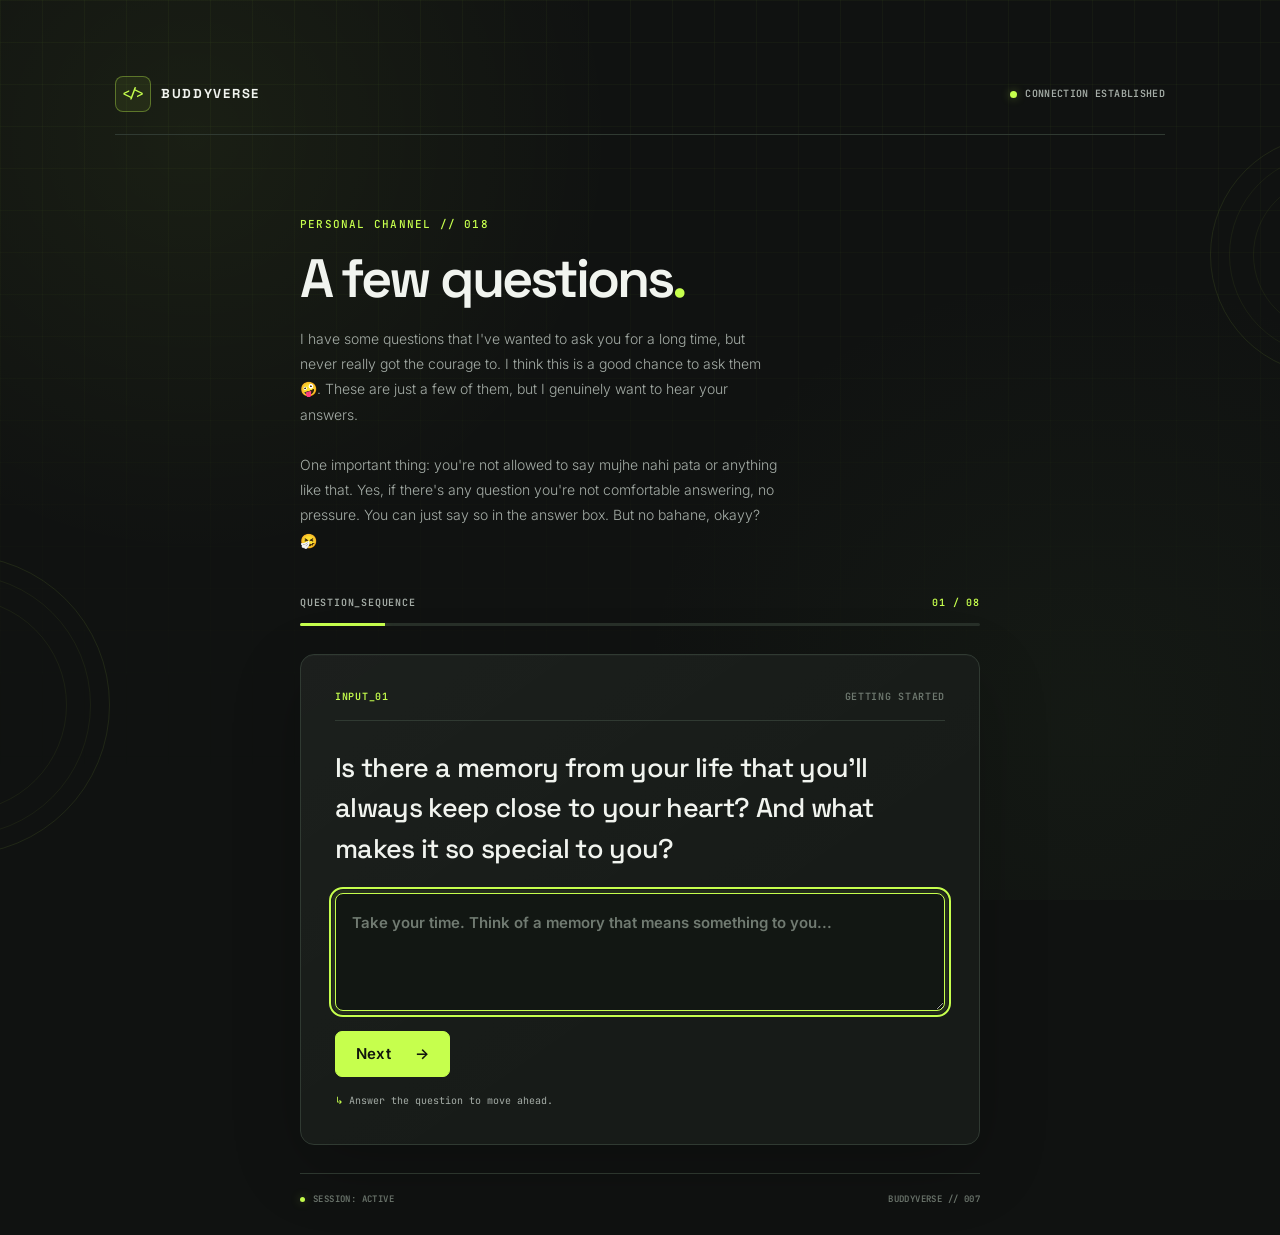
<file: quest.html>
<!DOCTYPE html>
<html lang="en">
<head>
  <meta charset="UTF-8">
  <meta name="viewport" content="width=device-width, initial-scale=1.0">

  <meta
    name="description"
    content="A private little question sequence, made especially for you."
  >

  <meta name="theme-color" content="#101211">

  <title>A Few Questions | BuddyVerse</title>

  <!-- Existing shared stylesheet -->
  <link rel="stylesheet" href="style.css">

  <!-- Page-specific stylesheet -->
  <link rel="stylesheet" href="quest.css">

  <!-- Digital interface typography -->
  <link rel="preconnect" href="https://fonts.googleapis.com">
  <link rel="preconnect" href="https://fonts.gstatic.com" crossorigin>

  <link
    href="https://fonts.googleapis.com/css2?family=Inter:wght@300;400;500;600&family=Space+Grotesk:wght@400;500;600;700&family=JetBrains+Mono:wght@400;500;600&display=swap"
    rel="stylesheet"
  >

  <link rel="stylesheet" href="navigation.css">
  <script src="navigation.js" defer></script>
</head>

<body class="q-page">

  <main class="q-shell">

    <!-- Decorative digital background -->
    <div class="q-background" aria-hidden="true">
      <div class="q-grid"></div>
      <div class="q-orb q-orb--one"></div>
      <div class="q-orb q-orb--two"></div>
      <div class="q-scanline"></div>
    </div>


    <!-- Header -->
    <header class="q-header">

      <a href="message.html" class="q-brand">
        <span class="q-brand__symbol">&lt;/&gt;</span>

        <span class="q-brand__name">
          BUDDYVERSE
        </span>
      </a>

      <div class="q-connection">
        <span class="q-status-dot"></span>
        <span>CONNECTION ESTABLISHED</span>
      </div>

    </header>


    <!-- Main experience -->
    <section class="q-main">

      <div class="q-intro">

        <p class="q-eyebrow">
          PERSONAL CHANNEL // 018
        </p>

        <h1 class="q-title">
          A few questions<span>.</span>
        </h1>

        <p class="q-description">
	I have some questions that I've wanted to ask you for a long time, but never really got the courage to. I think this is a good chance to ask them 🤪. These are just a few of them, but I genuinely want to hear your answers.
<br><br>
One important thing: you're not allowed to say mujhe nahi pata or anything like that. Yes, if there's any question you're not comfortable answering, no pressure. You can just say so in the answer box. But no bahane, okayy? 🤧
        </p>

      </div>


      <!-- Progress section -->
      <div class="q-progress-area">

        <div class="q-progress-info">

          <span class="q-progress-label">
            QUESTION_SEQUENCE
          </span>

          <span class="q-progress-count" id="q-progress-count">
            01 / 08
          </span>

        </div>

        <div
          class="q-progress-track"
          role="progressbar"
          aria-label="Question progress"
          aria-valuemin="1"
          aria-valuemax="8"
          aria-valuenow="1"
          id="q-progress"
        >
          <div
            class="q-progress-fill"
            id="q-progress-fill"
          ></div>
        </div>

      </div>


      <!-- Questionnaire -->
      <form
        class="q-form"
        id="q-form"
        method="POST"
        action="https://api.web3forms.com/submit"
      >

        <!-- Web3Forms configuration -->
        <input
          type="hidden"
          name="access_key"
          value="96f7804f-42fb-4556-b854-ce49024e11ba"
        >

        <input
          type="hidden"
          name="subject"
          value="BuddyVerse — Kawi's Question Responses"
        >

        <input
          type="hidden"
          name="from_name"
          value="BuddyVerse Questions"
        >

        <input
          type="hidden"
          name="form_name"
          value="BuddyVerse Question Sequence"
        >

        <!-- Web3Forms honeypot -->
        <input
          type="checkbox"
          name="botcheck"
          class="q-honeypot"
          tabindex="-1"
          autocomplete="off"
          aria-hidden="true"
        >


        <!-- Question 1 -->
        <section
          class="q-step q-step--active"
          data-step="0"
          aria-labelledby="q-question-1"
        >

          <div class="q-step-meta">
            <span>INPUT_01</span>
            <span>GETTING STARTED</span>
          </div>

          <label
            class="q-question"
            id="q-question-1"
            for="q-answer-1"
          >
            Is there a memory from your life that you'll always keep close to your heart? And what makes it so special to you?
          </label>

          <textarea
            class="q-answer"
            id="q-answer-1"
            name="Q1 - Is there a memory from your life that you'll always keep close to your heart? And what makes it so special to you?"
            placeholder="Take your time. Think of a memory that means something to you..."
            rows="3"
            required
          ></textarea>

          <div class="q-step-footer">

            <button
              class="q-next"
              type="button"
            >
              <span>Next</span>
              <span aria-hidden="true">→</span>
            </button>

          </div>

          <p class="q-hint" aria-live="polite">
            ↳ Answer the question to move ahead.
          </p>

        </section>


        <!-- Question 2 -->
        <section
          class="q-step"
          data-step="1"
          aria-labelledby="q-question-2"
          hidden
        >

          <div class="q-step-meta">
            <span>INPUT_02</span>
            <span>MEMORY BUFFER</span>
          </div>

          <label
            class="q-question"
            id="q-question-2"
            for="q-answer-2"
          >
            What's something you've never told anyone before?
          </label>

          <textarea
            class="q-answer"
            id="q-answer-2"
            name="Q2 - What's something you've never told anyone before?"
            placeholder="Only share what you feel comfortable letting out..."
            rows="3"
            required
          ></textarea>

          <div class="q-step-footer">

            <button class="q-back" type="button" data-back>
              <span aria-hidden="true">←</span>
              <span>Back</span>
            </button>

            <button
              class="q-next"
              type="button"
            >
              <span>Next</span>
              <span aria-hidden="true">→</span>
            </button>

          </div>

          <p class="q-hint" aria-live="polite">
            ↳ Your answer unlocks the next stage.
          </p>

        </section>


        <!-- Question 3 -->
        <section
          class="q-step"
          data-step="2"
          aria-labelledby="q-question-3"
          hidden
        >

          <div class="q-step-meta">
            <span>INPUT_03</span>
            <span>PERSONALITY_SCAN</span>
          </div>

          <label
            class="q-question"
            id="q-question-3"
            for="q-answer-3"
          >
            When you were a child, what do you wish you had more of in your life? Like something jo tumhein lagta hai ke tumhein zaroorat thi but tumhare paas nahi tha?
          </label>

          <textarea
            class="q-answer"
            id="q-answer-3"
            name="Q3 - When you were a child, what do you wish you had more of in your life?"
            placeholder="Think back to little-you. What do you wish had been there?"
            rows="3"
            required
          ></textarea>

          <div class="q-step-footer">

            <button
              class="q-next"
              type="button"
            >
              <span>Next</span>
              <span aria-hidden="true">→</span>
            </button>

          </div>

          <p class="q-hint" aria-live="polite">
            ↳ No answer, no progression.
          </p>

        </section>


        <!-- Question 4 -->
        <section
          class="q-step"
          data-step="3"
          aria-labelledby="q-question-4"
          hidden
        >

          <div class="q-step-meta">
            <span>INPUT_04</span>
            <span>CONNECTION_LOG</span>
          </div>

          <label
            class="q-question"
            id="q-question-4"
            for="q-answer-4"
          >
            What things make you feel like your true self? Kuch bhi jo ker ke tumhein lagta ho ke yeh insaan asal mein Kawi hai.
          </label>

          <textarea
            class="q-answer"
            id="q-answer-4"
            name="Q4 - What things make you feel like your true self?"
            placeholder="The little things that feel naturally you..."
            rows="3"
            required
          ></textarea>

          <div class="q-step-footer">

            <button
              class="q-next"
              type="button"
            >
              <span>Next</span>
              <span aria-hidden="true">→</span>
            </button>

          </div>

          <p class="q-hint" aria-live="polite">
            ↳ One more answer brings you forward.
          </p>

        </section>


        <!-- Question 5 -->
        <section
          class="q-step"
          data-step="4"
          aria-labelledby="q-question-5"
          hidden
        >

          <div class="q-step-meta">
            <span>INPUT_05</span>
            <span>OPEN_CHANNEL</span>
          </div>

          <label
            class="q-question"
            id="q-question-5"
            for="q-answer-5"
          >
            What's something jo tum chahti ho ke tumhare bataye beghair koi samjh jaye?
          </label>

          <textarea
            class="q-answer"
            id="q-answer-5"
            name="Q5 - What's something you wish someone would understand without you having to explain it?"
            placeholder="Something you wish others could just understand, without the explanation..."
            rows="3"
            required
          ></textarea>

          <div class="q-step-footer">

            <button
              class="q-next"
              type="button"
            >
              <span>Next</span>
              <span aria-hidden="true">→</span>
            </button>

          </div>

          <p class="q-hint" aria-live="polite">
            ↳ Your answer is the key to the next stage.
          </p>

        </section>


        <!-- Question 6 -->
        <section
          class="q-step"
          data-step="5"
          aria-labelledby="q-question-6"
          hidden
        >

          <div class="q-step-meta">
            <span>INPUT_06</span>
            <span>OPEN_CHANNEL</span>
          </div>

          <label
            class="q-question"
            id="q-question-6"
            for="q-answer-6"
          >
            Tumhari life ya personality ki koi aisi cheez jo chaho gi ke future mein bhi hmesha same hi rahe?
          </label>

          <textarea
            class="q-answer"
            id="q-answer-6"
            name="Q6 - Is there something about your life or personality you hope will always stay the same?"
            placeholder="Something about yourself you hope time will never change..."
            rows="3"
            required
          ></textarea>

          <div class="q-step-footer">

            <button
              class="q-next"
              type="button"
            >
              <span>Next</span>
              <span aria-hidden="true">→</span>
            </button>

          </div>

          <p class="q-hint" aria-live="polite">
            ↳ Your answer is the key to the next stage.
          </p>

        </section>


        <!-- Question 7 -->
        <section
          class="q-step"
          data-step="6"
          aria-labelledby="q-question-7"
          hidden
        >

          <div class="q-step-meta">
            <span>INPUT_07</span>
            <span>OPEN_CHANNEL</span>
          </div>

          <label
            class="q-question"
            id="q-question-7"
            for="q-answer-7"
          >
            What's a small thing that makes you really happy or means a lot to you, even if other people don't understand why?
          </label>

          <textarea
            class="q-answer"
            id="q-answer-7"
            name="Q7 - What's a small thing that makes you really happy or means a lot to you, even if other people don't understand why?"
            placeholder="It can be the smallest thing. What brings you that little bit of happiness?"
            rows="3"
            required
          ></textarea>

          <div class="q-step-footer">

            <button
              class="q-next"
              type="button"
            >
              <span>Next</span>
              <span aria-hidden="true">→</span>
            </button>

          </div>

          <p class="q-hint" aria-live="polite">
            ↳ Your answer is the key to the next stage.
          </p>

        </section>


        <!-- Question 8 -->
        <section
          class="q-step"
          data-step="7"
          aria-labelledby="q-question-8"
          hidden
        >

          <div class="q-step-meta">
            <span>INPUT_08</span>
            <span>FINAL_TRANSMISSION</span>
          </div>

          <label
            class="q-question"
            id="q-question-8"
            for="q-answer-8"
          >
            When you're sad, stressed, or having a hard day, to tum kya chaho gi ke koi tumhare liye kya kare? Matlab aisa kya hai jis se tum behtar feel karo gi?
          </label>

          <textarea
            class="q-answer"
            id="q-answer-8"
            name="Q8 - When you're sad, stressed, or having a hard day, what would you want someone to do to help you feel better?"
            placeholder="What helps you feel a little lighter on the difficult days?"
            rows="3"
            required
          ></textarea>

          <div class="q-step-footer">

            <button
              class="q-next q-submit"
              type="submit"
              id="q-submit"
            >
              <span>Transmit answers</span>
              <span aria-hidden="true">↗</span>
            </button>

          </div>

          <p class="q-hint" aria-live="polite">
            ↳ Final stage. Your answers are ready to transmit.
          </p>

        </section>


        <!-- Submission status -->
        <div
          class="q-status-message"
          id="q-status-message"
          role="status"
          aria-live="polite"
          hidden
        ></div>

      </form>


      <!-- Thank-you ending, revealed after successful submission -->
      <section
        class="q-thanks"
        id="q-thanks"
        aria-labelledby="q-thanks-title"
        hidden
      >

        <div class="q-thanks__decoration" aria-hidden="true">
          <span>✳</span>
          <span>♡</span>
          <span>✦</span>
        </div>

        <p class="q-thanks__eyebrow">
          TRANSMISSION RECEIVED // THANK YOU
        </p>

        <h2 id="q-thanks-title" class="q-thanks__title">
          And that's a wrap<span>.</span>
        </h2>

        <p class="q-thanks__message">
          Thank you for answering all my little questions.
          I know some were random, some were thoughtful,
          and maybe one or two made you pause for a second.
        </p>

        <p class="q-thanks__message">
          But I genuinely wanted to hear your side of things.
          Your words mean something to me, and I'm glad you
          took a little time out of your day for this.
        </p>

        <p class="q-thanks__note">
          One last little thing is waiting for you.
        </p>

        <a class="q-ending-link" href="ending.html">
          <span>One last little thing</span>
          <span aria-hidden="true">↗</span>
        </a>

      </section>


      <!-- Footer status -->
      <footer class="q-footer">

        <div>
          <span class="q-footer-indicator"></span>
          SESSION: ACTIVE
        </div>

        <div>
          BUDDYVERSE // 007
        </div>

      </footer>

    </section>

  </main>


  <!-- Existing shared JavaScript -->
  <script src="script.js"></script>

  <!-- Page-specific JavaScript -->
  <script src="quest.js"></script>

</body>
</html>
</file>
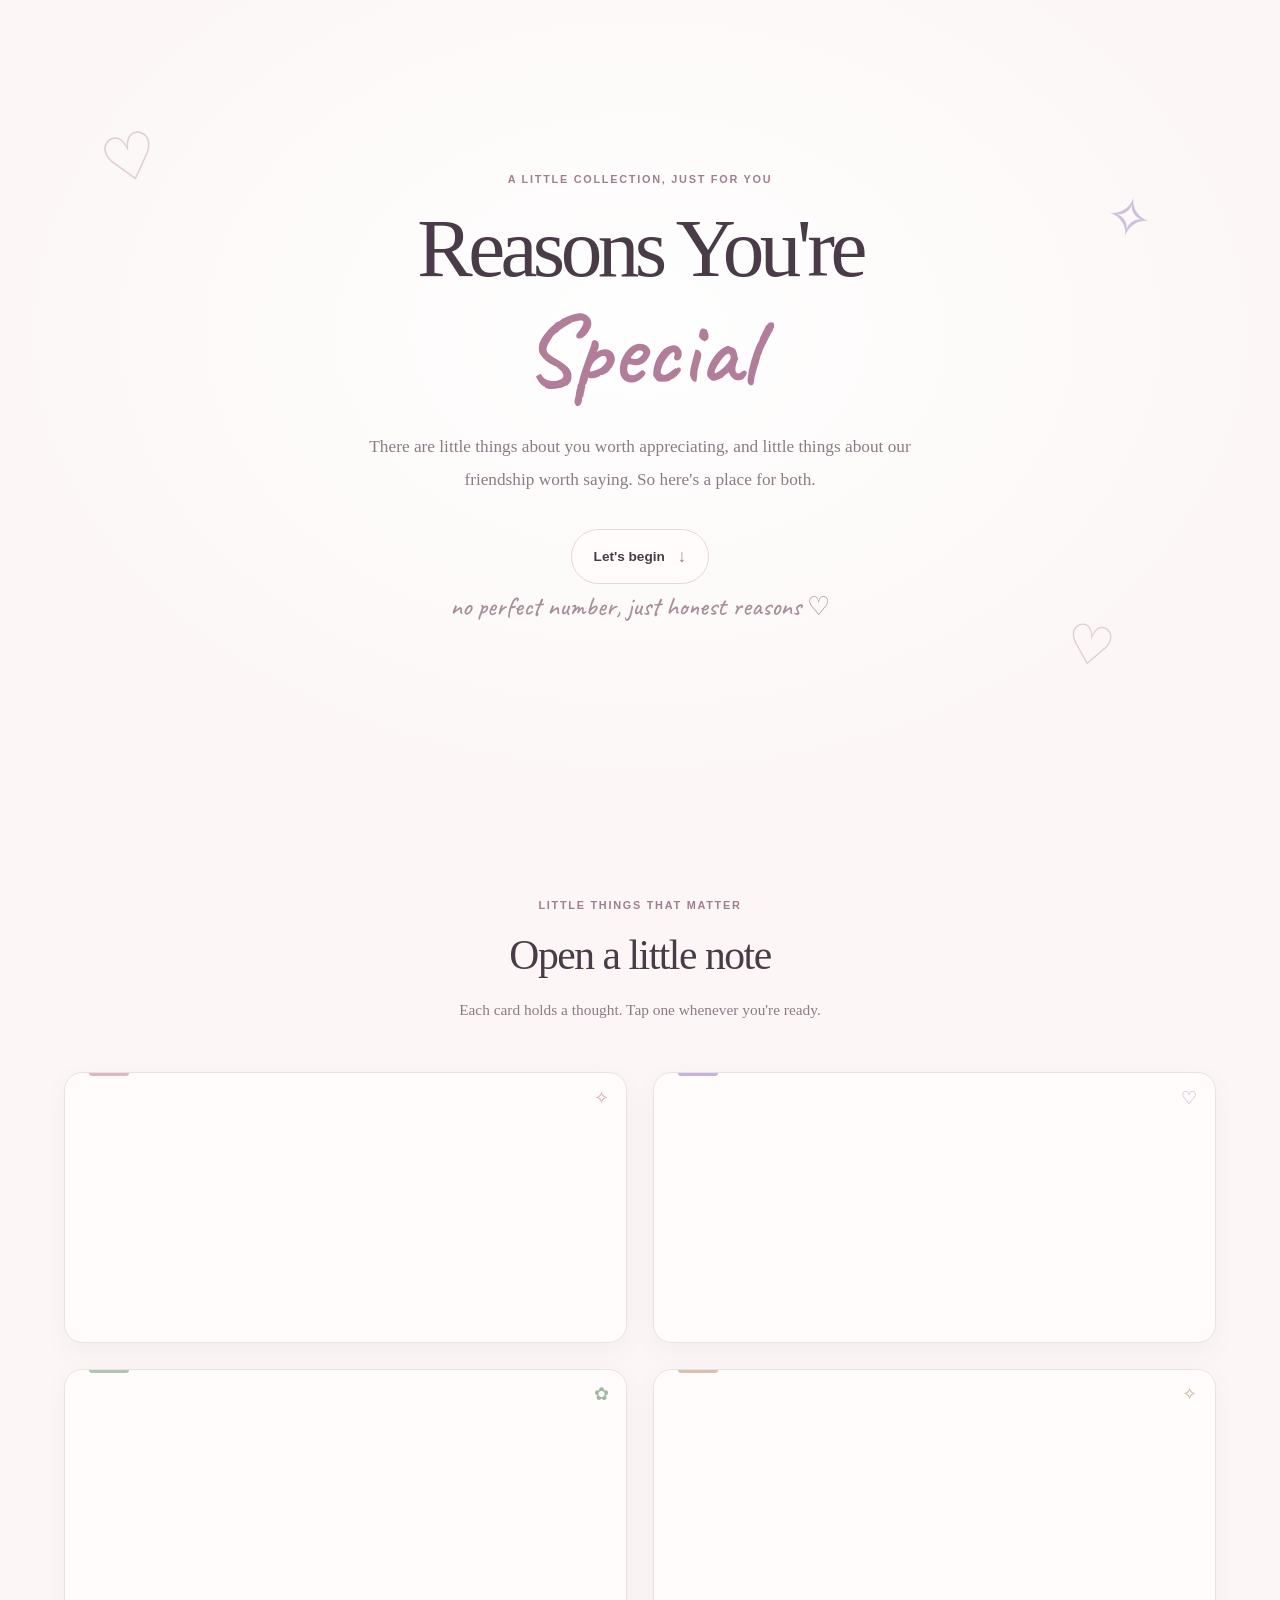
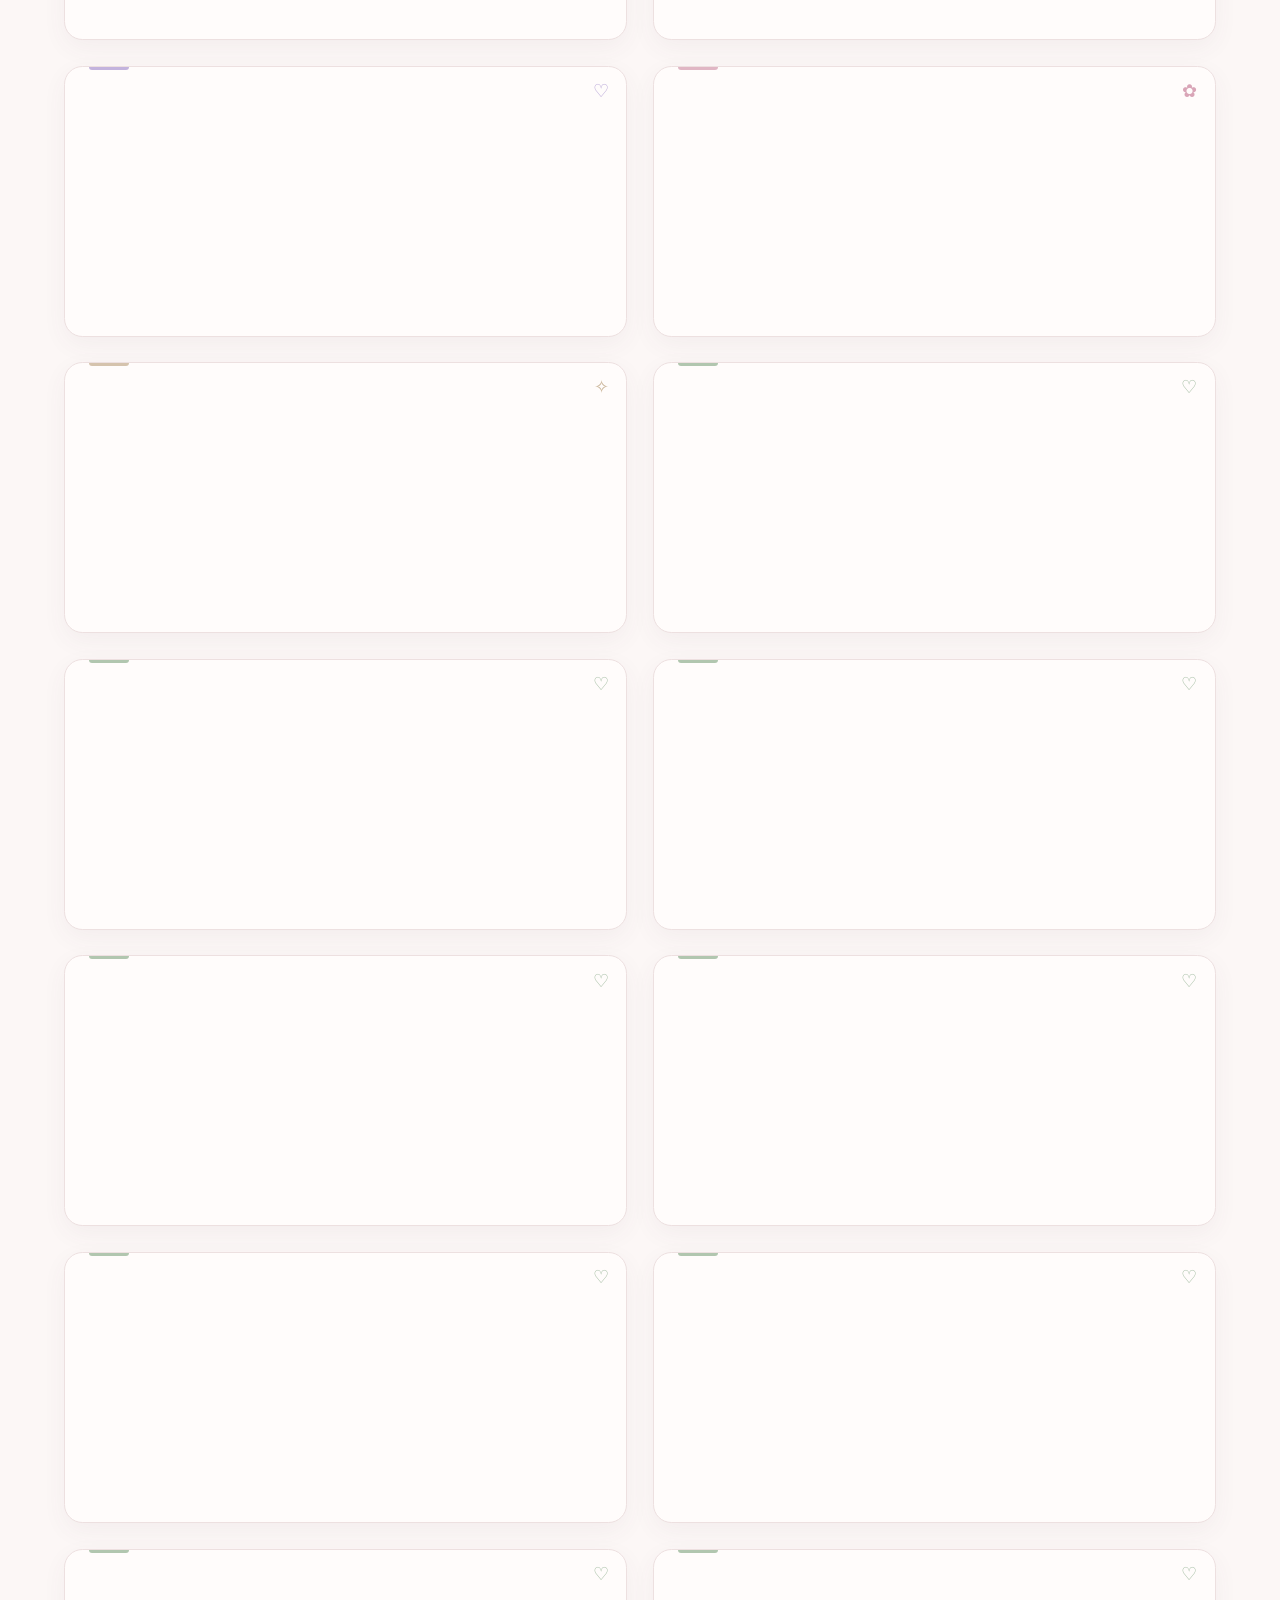
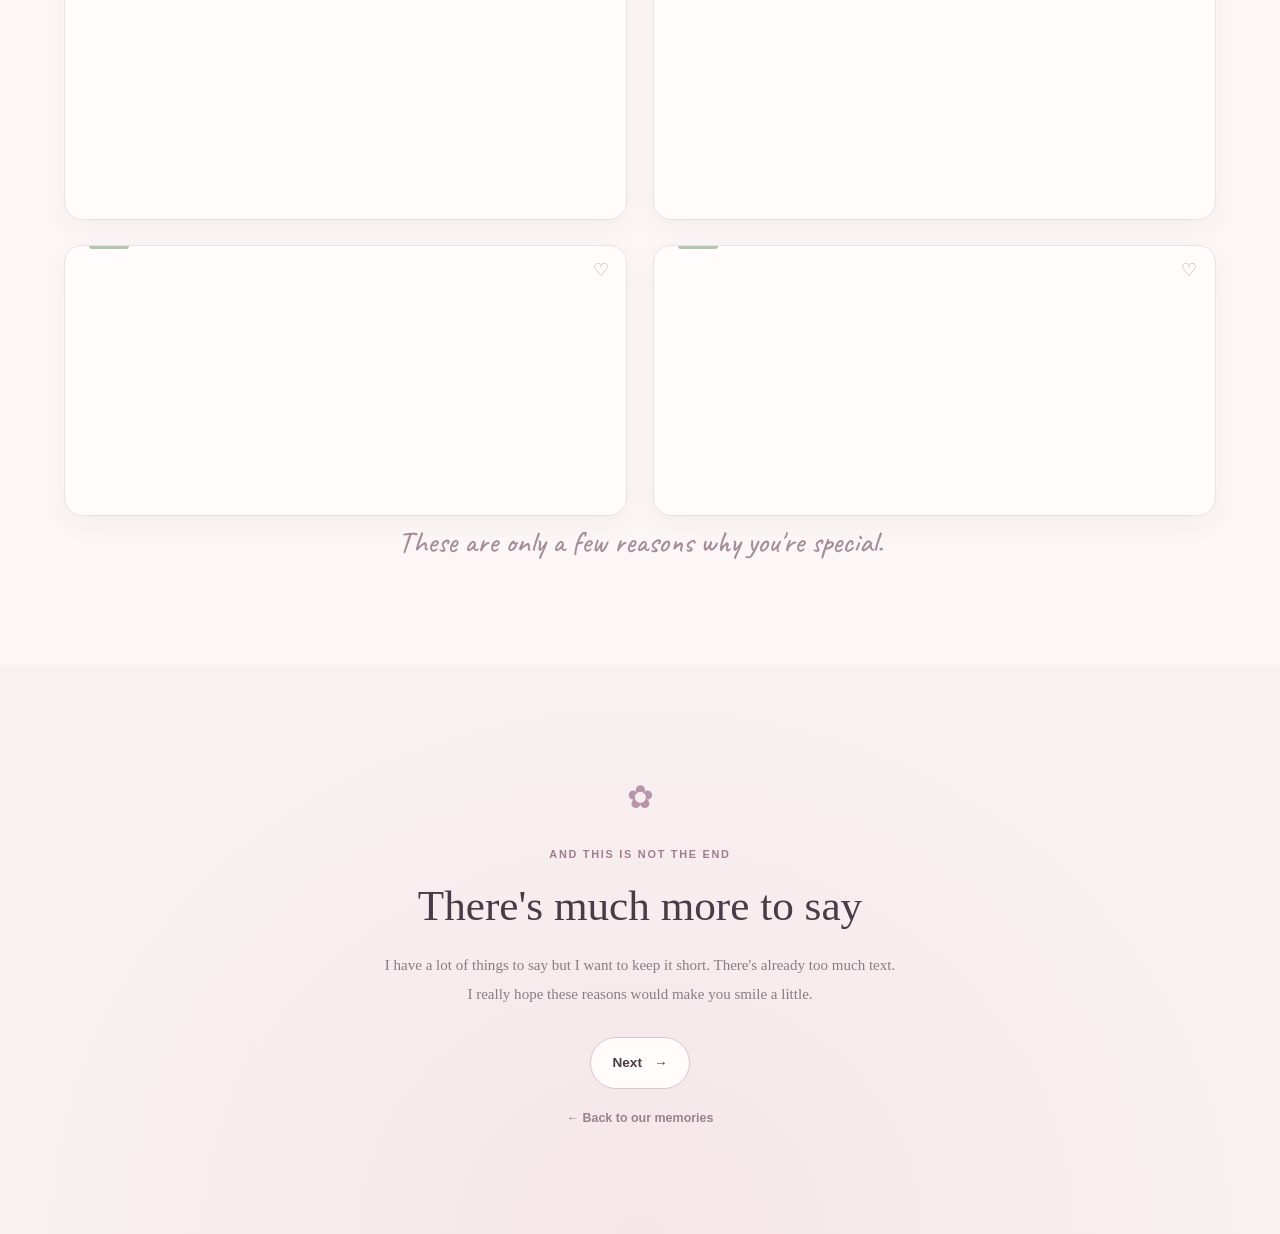
<file: reasons.html>
<!DOCTYPE html>
<html lang="en">
<head>
<meta charset="UTF-8">
<meta
name="viewport"
content="width=device-width, initial-scale=1.0"
>
<meta
name="description"
content="A little collection of reasons why Kawi is special, made just for her."
>
<meta name="theme-color" content="#FCF7F6">
<title>A Few Reasons | BuddyVerse</title>
<!-- Handwritten and aesthetic fonts -->
<link rel="preconnect" href="https://fonts.googleapis.com">
<link
rel="preconnect"
href="https://fonts.gstatic.com"
crossorigin
>
<link
  href="https://fonts.googleapis.com/css2?family=Caveat:wght@500;600;700&family=Nunito+Sans:wght@400;500;600;700&family=Patrick+Hand&display=swap"
  rel="stylesheet"
>
<!-- Existing BuddyVerse stylesheet -->
<link rel="stylesheet" href="style.css">
<link rel="stylesheet" href="navigation.css">
<script src="navigation.js" defer></script>
</head>
<body class="rs-page">
<main class="rs-main">
<!-- =========================================
SECTION 1: INTRODUCTION
========================================= -->
<section
class="rs-hero"
aria-labelledby="rs-hero-title"
>
<span
class="rs-decoration rs-decoration--one"
aria-hidden="true"
>
♡
</span>
<span
class="rs-decoration rs-decoration--two"
aria-hidden="true"
>
✧
</span>
<span
class="rs-decoration rs-decoration--three"
aria-hidden="true"
>
♡
</span>
<div class="rs-hero__content">
<p class="rs-eyebrow">
A little collection, just for you
</p>
<h1
class="rs-hero__title"
id="rs-hero-title"
>
Reasons You're<br>
<span>Special</span>
</h1>
<p class="rs-hero__text">
There are little things about you worth appreciating,
and little things about our friendship worth saying.
So here's a place for both.
</p>
<a
class="rs-start-link"
href="#rs-collection"
>
Let's begin
<span aria-hidden="true">↓</span>
</a>
<p class="rs-hero__handwritten">
no perfect number, just honest reasons ♡
</p>
</div>
</section>
<!-- =========================================
SECTION 2: REASONS COLLECTION
All headings and explanations below are
placeholders. Personal content comes later.
========================================= -->
<section
class="rs-collection"
id="rs-collection"
aria-labelledby="rs-collection-title"
>
<header class="rs-section-heading">
<p class="rs-eyebrow">
Little things that matter
</p>
<h2
class="rs-section-heading__title"
id="rs-collection-title"
>
Open a little note
</h2>
<p class="rs-section-heading__text">
Each card holds a thought.
Tap one whenever you're ready.
</p>
</header>
<div class="rs-grid">
<!-- =====================================
CARD 01 — ABOUT HER
===================================== -->
<article class="rs-card rs-card--pink rs-reveal-item">
<span
class="rs-card__sparkle"
aria-hidden="true"
>
✧
</span>
<button
class="rs-card__trigger"
type="button"
aria-expanded="false"
aria-controls="rs-note-01"
>
<span class="rs-card__topline">
<span class="rs-card__number">01</span>
<span class="rs-card__category">FEELING LIKE MYSELF</span>
</span>
<span class="rs-card__heading">
Because I Can Be Myself With You
</span>
<span class="rs-card__bottom">
<span class="rs-card__hint">Tap to open</span>
<span class="rs-card__toggle" aria-hidden="true">+</span>
</span>
</button>
<div class="rs-card__note" id="rs-note-01" hidden>
<p>
When I'm with you, I speak freely. I don't have any fear of judgement or being misunderstood when I'm talking to you.<br>
I don't feel like I have to pretend to be someone else when I'm talking to you. I can tell you what's on my mind, even when it makes no sense. I can be serious, silly, confused, or just myself. That comfort means more to me than you probably realize.
</p>
</div>
</article>
<!-- =====================================
CARD 02 — ABOUT THEIR FRIENDSHIP
===================================== -->
<article class="rs-card rs-card--lavender rs-reveal-item">
<span
class="rs-card__sparkle"
aria-hidden="true"
>
♡
</span>
<button
class="rs-card__trigger"
type="button"
aria-expanded="false"
aria-controls="rs-note-02"
>
<span class="rs-card__topline">
<span class="rs-card__number">02</span>
<span class="rs-card__category">THE WAY YOU TALK</span>
</span>
<span class="rs-card__heading">
Because Your Way of Talking Is So You
</span>
<span class="rs-card__bottom">
<span class="rs-card__hint">Tap to open</span>
<span class="rs-card__toggle" aria-hidden="true">+</span>
</span>
</button>
<div
class="rs-card__note"
id="rs-note-02"
hidden
>
<p>
Your cute texts are something else. 😭 I don't care whether you use perfect English or find the perfect words. I love how naturally you talk, how you express yourself, and how your replies sometimes feel like you're right there talking to me. I wouldn't want you to change that just to sound like someone else. You sound perfect just the way you are.
</p>
</div>
</article>
<!-- =====================================
CARD 03 — ABOUT HER
===================================== -->
<article class="rs-card rs-card--sage rs-reveal-item">
<span
class="rs-card__sparkle"
aria-hidden="true"
>
✿
</span>
<button
class="rs-card__trigger"
type="button"
aria-expanded="false"
aria-controls="rs-note-03"
>
<span class="rs-card__topline">
<span class="rs-card__number">03</span>
<span class="rs-card__category">YOUR OWN BOUNDARIES</span>
</span>
<span class="rs-card__heading">
Because You Know How to Protect Your Boundaries
</span>
<span class="rs-card__bottom">
<span class="rs-card__hint">Tap to open</span>
<span class="rs-card__toggle" aria-hidden="true">+</span>
</span>
</button>
<div
class="rs-card__note"
id="rs-note-03"
hidden
>
<p>
You know what you're comfortable sharing and what you want to keep private. You don't let everyone into your personal world, and you don't feel the need to explain every choice you make. I really respect that about you. You have the right to decide what people get to know about you, and I'm glad you understand that. You've got it, Buddy.
</p>
</div>
</article>
<!-- =====================================
CARD 04 — ABOUT THEIR FRIENDSHIP
===================================== -->
<article class="rs-card rs-card--cream rs-reveal-item">
<span
class="rs-card__sparkle"
aria-hidden="true"
>
✧
</span>
<button
class="rs-card__trigger"
type="button"
aria-expanded="false"
aria-controls="rs-note-04"
>
<span class="rs-card__topline">
<span class="rs-card__number">04</span>
<span class="rs-card__category">THE WAY YOU HANDLE THINGS</span>
</span>
<span class="rs-card__heading">
Because You Know How to Handle Your Emotions
</span>
<span class="rs-card__bottom">
<span class="rs-card__hint">Tap to open</span>
<span class="rs-card__toggle" aria-hidden="true">+</span>
</span>
</button>
<div
class="rs-card__note"
id="rs-note-04"
hidden
>
<p>
<br>	You know something really interesting about you is that you don't react to everything impulsively or let every situation get the best of you. I've noticed how you try to stay calm and protect your peace. I know that staying calm doesn't mean you never feel hurt or upset. It means you don't have to let every feeling control what you do. That's something I genuinely respect about you.
</p>
</div>
</article>
<!-- =====================================
CARD 05 — ABOUT HER
===================================== -->
<article class="rs-card rs-card--lavender rs-reveal-item">
<span
class="rs-card__sparkle"
aria-hidden="true"
>
♡
</span>
<button
class="rs-card__trigger"
type="button"
aria-expanded="false"
aria-controls="rs-note-05"
>
<span class="rs-card__topline">
<span class="rs-card__number">05</span>
<span class="rs-card__category">THE WAY YOU CARE</span>
</span>
<span class="rs-card__heading">
Because You Know How to Love and Stay True to It
</span>
<span class="rs-card__bottom">
<span class="rs-card__hint">Tap to open</span>
<span class="rs-card__toggle" aria-hidden="true">+</span>
</span>
</button>
<div
class="rs-card__note"
id="rs-note-05"
hidden
>
<p>
Well... What I mean is that you are really good at loving. You love people with your whole heart. And I got to understand this when you limited our interactions so I wouldn't get attached to you. And you know the good thing about you, you still chose to stay my best buddy. I'm grateful to you.
</p>
</div>
</article>
<!-- =====================================
CARD 06 — ABOUT THEIR FRIENDSHIP
===================================== -->
<article class="rs-card rs-card--pink rs-reveal-item">
<span
class="rs-card__sparkle"
aria-hidden="true"
>
✿
</span>
<button
class="rs-card__trigger"
type="button"
aria-expanded="false"
aria-controls="rs-note-06"
>
<span class="rs-card__topline">
<span class="rs-card__number">06</span>
<span class="rs-card__category">YOUR DREAMS</span>
</span>
<span class="rs-card__heading">
Because You're Still Working Towards Your Dreams
</span>
<span class="rs-card__bottom">
<span class="rs-card__hint">Tap to open</span>
<span class="rs-card__toggle" aria-hidden="true">+</span>
</span>
</button>
<div
class="rs-card__note"
id="rs-note-06"
hidden
>
<p>
You have your own dreams, your own plans, and things you want to achieve, and your own business, of course. And that's something special about you. Being able to figure out your goal and then work for it is not easy.<br>
I hope you keep working towards your goals, even when things get difficult or progress feels slow. I want you to have the future you're hoping for, and I hope you never forget that your efforts matter. You deserve to see yourself achieve the things you've been working for.
</p>
</div>
</article>

<!-- =====================================
CARD 07 — ABOUT HER
===================================== -->
<article class="rs-card rs-card--cream rs-reveal-item">
<span
class="rs-card__sparkle"
aria-hidden="true"
>
✧
</span>
<button
class="rs-card__trigger"
type="button"
aria-expanded="false"
aria-controls="rs-note-07"
>
<span class="rs-card__topline">
<span class="rs-card__number">07</span>
<span class="rs-card__category">THINGS I'VE LEARNED</span>
</span>
<span class="rs-card__heading">
Because I've Learned So Much From You
</span>
<span class="rs-card__bottom">
<span class="rs-card__hint">Tap to open</span>
<span class="rs-card__toggle" aria-hidden="true">+</span>
</span>
</button>
<div
class="rs-card__note"
id="rs-note-07"
hidden
>
<p>
I've learned things from you that I don't think you even realize. You've taught me about love, respect, loyalty, and staying calm when a situation could easily make me lose myself. Sometimes, you've taught me through our conversations, and sometimes through the way you've handled things yourself. I don't agree with everything or understand everything perfectly, but there are things about you that have genuinely changed how I look at people and relationships.
</p>
</div>
</article>
<!-- =====================================
CARD 08 — ABOUT THEIR FRIENDSHIP
===================================== -->
<article class="rs-card rs-card--sage rs-reveal-item">
<span
class="rs-card__sparkle"
aria-hidden="true"
>
♡
</span>
<button
class="rs-card__trigger"
type="button"
aria-expanded="false"
aria-controls="rs-note-08"
>
<span class="rs-card__topline">
<span class="rs-card__number">08</span>
<span class="rs-card__category">YOUR HEART</span>
</span>
<span class="rs-card__heading">
Because You Have Such a Beautiful Soul
</span>
<span class="rs-card__bottom">
<span class="rs-card__hint">Tap to open</span>
<span class="rs-card__toggle" aria-hidden="true">+</span>
</span>
</button>
<div
class="rs-card__note"
id="rs-note-08"
hidden
>
<p>
I'm not sure you see yourself the way I see you, but I genuinely think you have a kind and pure heart. I don't mean that you never make mistakes or never make wrong decision. I mean that there's goodness in the way you care, the way you treat people, and the way you try to handle situations. I wish you could see some of the qualities in yourself that I appreciate so much.
</p>
</div>
</article>
<article class="rs-card rs-card--sage rs-reveal-item">
<span
class="rs-card__sparkle"
aria-hidden="true"
>
♡
</span>
<button
class="rs-card__trigger"
type="button"
aria-expanded="false"
aria-controls="rs-note-09"
>
<span class="rs-card__topline">
<span class="rs-card__number">09</span>
<span class="rs-card__category">OUR SIMILARITIES</span>
</span>
<span class="rs-card__heading">
Because There's So Much of Me in You
</span>
<span class="rs-card__bottom">
<span class="rs-card__hint">Tap to open</span>
<span class="rs-card__toggle" aria-hidden="true">+</span>
</span>
</button>
<div
class="rs-card__note"
id="rs-note-09"
hidden
>
<p>
Our personalities, our likes and dislikes, our choices, and even the way we think about things are surprisingly similar. Sometimes, talking to you feels like finding someone who understands certain parts of me without needing a long explanation. We can't be exactly the same, of course, but I love how much we have in common. If there was a reason we met, maybe it was that I needed someone I could recognize a little bit of myself in.
</p>
</div>
</article>
<article class="rs-card rs-card--sage rs-reveal-item">
<span
class="rs-card__sparkle"
aria-hidden="true"
>
♡
</span>
<button
class="rs-card__trigger"
type="button"
aria-expanded="false"
aria-controls="rs-note-10"
>
<span class="rs-card__topline">
<span class="rs-card__number">10</span>
<span class="rs-card__category">OUR RANDOM TALKS</span>
</span>
<span class="rs-card__heading">
Because Even Our Most Pointless Conversations Matter to Me
</span>
<span class="rs-card__bottom">
<span class="rs-card__hint">Tap to open</span>
<span class="rs-card__toggle" aria-hidden="true">+</span>
</span>
</button>
<div
class="rs-card__note"
id="rs-note-10"
hidden
>
<p>
We can talk about literally anything that serves no purpose whatsoever. 😭 And somehow, I still enjoy it. I don't need every conversation to be deep or every discussion to lead somewhere. Sometimes, I just enjoy talking to you because it's you. I hope we never feel like we always need something important to say to keep a conversation going.
</p>
</div>
</article>
<article class="rs-card rs-card--sage rs-reveal-item">
<span
class="rs-card__sparkle"
aria-hidden="true"
>
♡
</span>
<button
class="rs-card__trigger"
type="button"
aria-expanded="false"
aria-controls="rs-note-11"
>
<span class="rs-card__topline">
<span class="rs-card__number">11</span>
<span class="rs-card__category">BEYOND APPEARANCES</span>
</span>
<span class="rs-card__heading">
Because You Deserve to Be Appreciated
</span>
<span class="rs-card__bottom">
<span class="rs-card__hint">Tap to open</span>
<span class="rs-card__toggle" aria-hidden="true">+</span>
</span>
</button>
<div
class="rs-card__note"
id="rs-note-11"
hidden
>
<p>
In a world where people often feel the need to show themselves to get attention or validation, you've chosen to keep your face private. And I respect that. You don't owe anyone your pictures, your appearance, or access to parts of your life that you want to keep to yourself. I still appreciate you for who you are without seeing your face. I hope you never feel pressured to change that choice for anyone. You're perfect the way you are.
</p>
</div>
</article>
<article class="rs-card rs-card--sage rs-reveal-item">
<span
class="rs-card__sparkle"
aria-hidden="true"
>
♡
</span>
<button
class="rs-card__trigger"
type="button"
aria-expanded="false"
aria-controls="rs-note-12"
>
<span class="rs-card__topline">
<span class="rs-card__number">12</span>
<span class="rs-card__category">THE LITTLE DETAILS</span>
</span>
<span class="rs-card__heading">
Because Even the Little Things About You Matter to Me
</span>
<span class="rs-card__bottom">
<span class="rs-card__hint">Tap to open</span>
<span class="rs-card__toggle" aria-hidden="true">+</span>
</span>
</button>
<div
class="rs-card__note"
id="rs-note-12"
hidden
>
<p>
Yes, I'm talking about your glasses. Even the frame is my favorite. 🤧<br>
I know it might sound like such a small thing, but I notice these little details about you, and they make me smile. Not everything needs a deep explanation. Sometimes, a small detail becomes special simply because it's connected to someone who matters to you.
</p>
</div>
</article>

<article class="rs-card rs-card--sage rs-reveal-item">
<span
class="rs-card__sparkle"
aria-hidden="true"
>
♡
</span>
<button
class="rs-card__trigger"
type="button"
aria-expanded="false"
aria-controls="rs-note-13"
>
<span class="rs-card__topline">
<span class="rs-card__number">13</span>
<span class="rs-card__category">A FUN LITTLE COINCIDENCE</span>
</span>
<span class="rs-card__heading">
Because Even Our Names Have the Same Number of Letters
</span>
<span class="rs-card__bottom">
<span class="rs-card__hint">Tap to open</span>
<span class="rs-card__toggle" aria-hidden="true">+</span>
</span>
</button>
<div
class="rs-card__note"
id="rs-note-13"
hidden
>
<p>
I know, I know. This is such a random thing to include in a list of 18 reasons. 😭 But we're talking about us, so let me have this one. We already have so many similarities, and even this tiny detail makes me smile. It doesn't prove anything about our friendship. I just find it cute, and I wanted it to be a separate part of this.
</p>
</div>
</article>
<article class="rs-card rs-card--sage rs-reveal-item">
<span
class="rs-card__sparkle"
aria-hidden="true"
>
♡
</span>
<button
class="rs-card__trigger"
type="button"
aria-expanded="false"
aria-controls="rs-note-14"
>
<span class="rs-card__topline">
<span class="rs-card__number">14</span>
<span class="rs-card__category">OUR CONVERSATIONS</span>
</span>
<span class="rs-card__heading">
Because You Listen to My Nonsense Without Making Me Feel Stupid
</span>
<span class="rs-card__bottom">
<span class="rs-card__hint">Tap to open</span>
<span class="rs-card__toggle" aria-hidden="true">+</span>
</span>
</button>
<div
class="rs-card__note"
id="rs-note-14"
hidden
>
<p>
I can tell you my problems, share my random thoughts, ask unnecessary questions, and sometimes talk about things that probably don't deserve an entire conversation. You listen anyway and you reply even to my silly texts.<br>
I don't feel like I have to make every thought sound intelligent or every story sound interesting before telling you. I can talk freely with you, and I appreciate that more than I can explain.
</p>
</div>
</article>
<article class="rs-card rs-card--sage rs-reveal-item">
<span
class="rs-card__sparkle"
aria-hidden="true"
>
♡
</span>
<button
class="rs-card__trigger"
type="button"
aria-expanded="false"
aria-controls="rs-note-15"
>
<span class="rs-card__topline">
<span class="rs-card__number">15</span>
<span class="rs-card__category">SHOWING UP</span>
</span>
<span class="rs-card__heading">
Because You Were There When I Asked You to Be
</span>
<span class="rs-card__bottom">
<span class="rs-card__hint">Tap to open</span>
<span class="rs-card__toggle" aria-hidden="true">+</span>
</span>
</button>
<div
class="rs-card__note"
id="rs-note-15"
hidden
>
<p>
You've been there for me whenever I've needed you. When I asked you to give me some of your time. You listen to me without judging. You're not bound to do all this still you chose to be there for me.<br>
Sometimes, it's the little things people do for us that stay in our memories. This is one of those things I don't want to forget.<br>
I'm thankful to you for all your time, attention and love you gave me.
</p>
</div>
</article>
<article class="rs-card rs-card--sage rs-reveal-item">
<span
class="rs-card__sparkle"
aria-hidden="true"
>
♡
</span>
<button
class="rs-card__trigger"
type="button"
aria-expanded="false"
aria-controls="rs-note-16"
>
<span class="rs-card__topline">
<span class="rs-card__number">16</span>
<span class="rs-card__category">A BIRTHDAY MEMORY</span>
</span>
<span class="rs-card__heading">
Because You Didn't Want to Miss My Birthday
</span>
<span class="rs-card__bottom">
<span class="rs-card__hint">Tap to open</span>
<span class="rs-card__toggle" aria-hidden="true">+</span>
</span>
</button>
<div
class="rs-card__note"
id="rs-note-16"
hidden
>
<p>
You had forgotten my birthday date. I honestly wondered whether you'd remember or not. On the night of Oct 13, I was thinking that what if you really had forgotten my birthday. Right then, at 11:39 PM, I received some texts. I thought it might be someone random. But I was amazed to see who texted. The excitement and happiness was another level. It was something totally unexpected.<br>
And here's one secret 🤪, I saw your first text but I didn't open the chat to check the rest of your messages. Cuz I was going to sleep and I thought it would be a waste if I slept after reading those texts. I wanted to read them in the morning, as the first wish of the day 😭 😂.<br>
I don't know if you realized how much that day meant to me, but I'll always remember it.
</p>
</div>
</article>
<article class="rs-card rs-card--sage rs-reveal-item">
<span
class="rs-card__sparkle"
aria-hidden="true"
>
♡
</span>
<button
class="rs-card__trigger"
type="button"
aria-expanded="false"
aria-controls="rs-note-17"
>
<span class="rs-card__topline">
<span class="rs-card__number">17</span>
<span class="rs-card__category">HOW WE MET</span>
</span>
<span class="rs-card__heading">
Because Meeting You Feels Like a Little Miracle
</span>
<span class="rs-card__bottom">
<span class="rs-card__hint">Tap to open</span>
<span class="rs-card__toggle" aria-hidden="true">+</span>
</span>
</button>
<div
class="rs-card__note"
id="rs-note-17"
hidden
>
<p>
Sometimes, I think about how we met and how we have so many things in common. I didn't know back then that I'd meet someone who would become such an important part of my life. We haven't even met in person or heard each other's voices, yet our friendship has become one of the best friendships I've ever had. It has given me so many memories and feelings worth keeping. I don't know whether there was a reason we met, but I'm genuinely glad we did. You're a miracle in my life in your own way, and I'm grateful I got to know you.
</p>
</div>
</article>
<article class="rs-card rs-card--sage rs-reveal-item">
<span
class="rs-card__sparkle"
aria-hidden="true"
>
♡
</span>
<button
class="rs-card__trigger"
type="button"
aria-expanded="false"
aria-controls="rs-note-18"
>
<span class="rs-card__topline">
<span class="rs-card__number">18</span>
<span class="rs-card__category">OUR FRIENDSHIP</span>
</span>
<span class="rs-card__heading">
Because You Matter to Me, No Matter What
</span>
<span class="rs-card__bottom">
<span class="rs-card__hint">Tap to open</span>
<span class="rs-card__toggle" aria-hidden="true">+</span>
</span>
</button>
<div
class="rs-card__note"
id="rs-note-18"
hidden
>
<p>
After all our conversations, the things we've learned about each other, the misunderstandings, and the changes in our friendship, you're still my Best Buddy. You don't have to be perfect, always available, or constantly doing something for me to matter. I appreciate you for who you are, not just for what you do for me. I simply wanted you to know that your presence in my life is important and special, and I'm glad you're here.
</p>
</div>
</article>
</div>
<p class="rs-collection__footnote">
These are only a few reasons why you're special.
</p>
</section>
<!-- =========================================
SECTION 3: CLOSING
========================================= -->
<section
class="rs-ending"
aria-labelledby="rs-ending-title"
>
<span
class="rs-ending__flower"
aria-hidden="true"
>
✿
</span>
<p class="rs-eyebrow">
And this is not the end
</p>
<h2
class="rs-ending__title"
id="rs-ending-title"
>
There's much more to say
</h2>
<p class="rs-ending__text">
I have a lot of things to say but I want to keep it short. There's already too much text.<br> I really hope these reasons would make you smile a little.
</p>
<a
class="rs-next-link"
href="message.html"
>
Next
<span aria-hidden="true">→</span>
</a>
<a
class="rs-back-link"
href="memories.html"
>
← Back to our memories
</a>
</section>
</main>
<!-- Existing shared JavaScript -->
<script src="script.js"></script>
</body>
</html>
</file>
<file: navigation.css>
/*=========================================================
   BUDDYVERSE — SHARED NAVIGATION
   Floating glass button + full-screen navigation overlay
   ========================================================= */

:root {
  --bv-nav-text: #f7f4fb;
  --bv-nav-muted: rgba(247, 244, 251, 0.58);
  --bv-nav-accent: #d8b9f0;
  --bv-nav-panel: rgba(15, 17, 29, 0.96);
  --bv-nav-border: rgba(255, 255, 255, 0.13);
}

/* ---------- Floating Menu Button ---------- */

.bv-menu-button {
  position: fixed;
  top: max(18px, env(safe-area-inset-top));
  right: max(18px, env(safe-area-inset-right));
  z-index: 9000;

  display: inline-flex;
  align-items: center;
  justify-content: center;
  gap: 10px;

  min-height: 46px;
  padding: 0 17px;

  color: var(--bv-nav-text);
  background: rgba(22, 25, 42, 0.62);

  border: 1px solid rgba(255, 255, 255, 0.19);
  border-radius: 999px;

  font: 600 13px/1.2 system-ui, sans-serif;
  letter-spacing: 0.08em;

  -webkit-backdrop-filter: blur(18px);
  backdrop-filter: blur(18px);

  box-shadow: 0 8px 28px rgba(0, 0, 0, 0.18);

  cursor: pointer;
  -webkit-tap-highlight-color: transparent;

  transition:
    background-color 180ms ease,
    border-color 180ms ease,
    transform 180ms ease,
    opacity 180ms ease;
}

.bv-menu-button[hidden],
.bv-nav-overlay[hidden] {
  display: none !important;
}

.bv-menu-button:hover {
  background: rgba(42, 43, 65, 0.82);
  border-color: rgba(255, 255, 255, 0.32);
}

.bv-menu-button:active {
  transform: scale(0.97);
}

.bv-menu-button:focus-visible,
.bv-nav-close:focus-visible,
.bv-nav-link:focus-visible {
  outline: 2px solid var(--bv-nav-accent);
  outline-offset: 5px;
}

/* Three-line menu icon */

.bv-menu-icon {
  display: flex;
  flex-direction: column;
  justify-content: center;
  gap: 5px;

  width: 17px;
}

.bv-menu-icon span {
  display: block;
  width: 100%;
  height: 1.5px;

  background: currentColor;
  border-radius: 2px;
}

.bv-menu-icon span:nth-child(2) {
  width: 70%;
  margin-left: auto;
}

/* ---------- Overlay ---------- */

.bv-nav-overlay {
  position: fixed;
  inset: 0;
  z-index: 10000;

  display: flex;
  flex-direction: column;

  width: 100%;
  height: 100%;
  height: 100dvh;

  padding:
    max(25px, env(safe-area-inset-top))
    max(24px, env(safe-area-inset-right))
    max(25px, env(safe-area-inset-bottom))
    max(24px, env(safe-area-inset-left));

  color: var(--bv-nav-text);
  background: var(--bv-nav-panel);

  -webkit-backdrop-filter: blur(24px);
  backdrop-filter: blur(24px);

  overflow-y: auto;
  overscroll-behavior: contain;

  opacity: 1;
  visibility: visible;

  transition:
    opacity 220ms ease,
    visibility 220ms ease;
}

.bv-nav-overlay[hidden] {
  display: none !important;
}

/* ---------- Overlay Header ---------- */

.bv-nav-header {
  display: flex;
  align-items: center;
  justify-content: space-between;
  gap: 20px;

  width: 100%;
  max-width: 760px;
  margin: 0 auto;

  padding-bottom: 24px;

  border-bottom: 1px solid var(--bv-nav-border);
}

.bv-nav-brand {
  display: flex;
  flex-direction: column;
  gap: 5px;
}

.bv-nav-brand-name {
  font: 700 13px/1.2 system-ui, sans-serif;
  letter-spacing: 0.2em;
}

.bv-nav-brand-note {
  color: var(--bv-nav-muted);

  font: 400 11px/1.4 system-ui, sans-serif;
  letter-spacing: 0.04em;
}

.bv-nav-close {
  display: grid;
  place-items: center;

  flex: 0 0 43px;
  width: 43px;
  min-width: 43px;
  height: 43px;
  min-height: 43px;

  margin: 0;
  padding: 0;
  box-sizing: border-box;

  color: var(--bv-nav-text);
  background: rgba(255, 255, 255, 0.055);

  border: 1px solid var(--bv-nav-border);
  border-radius: 50%;

  font: 300 25px/1 Arial, sans-serif;
  text-align: center;

  cursor: pointer;
  -webkit-tap-highlight-color: transparent;

  box-shadow: none;

  transition:
    background-color 180ms ease,
    transform 180ms ease;
}

.bv-nav-close:hover {
  background: rgba(255, 255, 255, 0.12);
}

.bv-nav-close:active {
  transform: scale(0.94);
}

/* ---------- Navigation Content ---------- */

.bv-nav-content {
  width: 100%;
  max-width: 760px;

  margin: auto;
  padding: 30px 0;
}

.bv-nav-eyebrow {
  margin: 0 0 22px;

  color: var(--bv-nav-muted);

  font: 500 10px/1.4 system-ui, sans-serif;
  letter-spacing: 0.22em;
  text-transform: uppercase;
}

/* ---------- Vertical Link List ---------- */

.bv-nav-list {
  display: flex;
  flex-direction: column;

  margin: 0;
  padding: 0;

  list-style: none;
}

.bv-nav-item {
  margin: 0;
  padding: 0;

  border-bottom: 1px solid var(--bv-nav-border);
}

.bv-nav-link {
  display: grid;
  grid-template-columns: 38px minmax(0, 1fr) auto;
  align-items: center;
  gap: 13px;

  width: 100%;
  min-height: 62px;
  padding: 12px 4px;

  color: var(--bv-nav-muted);
  text-align: left;
  text-decoration: none;

  -webkit-tap-highlight-color: transparent;

  transition:
    color 180ms ease,
    padding 180ms ease,
    background-color 180ms ease;
}

.bv-nav-number {
  color: rgba(247, 244, 251, 0.36);

  font: 400 11px/1.4 system-ui, sans-serif;
  letter-spacing: 0.08em;

  transition: color 180ms ease;
}

.bv-nav-title {
  min-width: 0;

  font-family: Georgia, "Times New Roman", serif;
  font-size: clamp(19px, 3.5vw, 25px);
  font-weight: 400;
  line-height: 1.3;

  overflow-wrap: anywhere;

  transition:
    font-size 180ms ease,
    color 180ms ease;
}

.bv-nav-arrow {
  color: transparent;

  font: 400 18px/1 system-ui, sans-serif;

  transform: translateX(-5px);

  transition:
    color 180ms ease,
    transform 180ms ease;
}

/* Hover is an enhancement, never a requirement. */

.bv-nav-link:hover {
  color: var(--bv-nav-text);
  padding-left: 10px;
}

.bv-nav-link:hover .bv-nav-number {
  color: var(--bv-nav-accent);
}

.bv-nav-link:hover .bv-nav-arrow {
  color: var(--bv-nav-accent);
  transform: translateX(0);
}

/* Current page */

.bv-nav-link[aria-current="page"] {
  color: var(--bv-nav-text);
  padding-left: 10px;
}

.bv-nav-link[aria-current="page"] .bv-nav-number {
  color: var(--bv-nav-accent);
}

.bv-nav-link[aria-current="page"] .bv-nav-title {
  color: var(--bv-nav-accent);
  font-size: clamp(22px, 4vw, 29px);
}

.bv-nav-link[aria-current="page"] .bv-nav-arrow {
  color: var(--bv-nav-accent);
  transform: translateX(0);
}

/* ---------- Overlay Footer ---------- */

.bv-nav-footer {
  width: 100%;
  max-width: 760px;

  margin: 0 auto;
  padding-top: 19px;

  border-top: 1px solid var(--bv-nav-border);

  color: var(--bv-nav-muted);

  font: 400 10px/1.6 system-ui, sans-serif;
  letter-spacing: 0.14em;
  text-align: center;
  text-transform: uppercase;
}

/* ---------- Freeze Page While Menu Is Open ---------- */

html.bv-nav-open {
  overflow: hidden !important;
  overscroll-behavior: none;
}

body.bv-nav-open {
  overflow: hidden !important;
  overscroll-behavior: none;
}

body.bv-nav-open .bv-nav-pause-target,
body.bv-nav-open .bv-nav-pause-target * {
  animation-play-state: paused !important;
}

/*
  JavaScript-driven effects can listen for the navigation
  events emitted by script.js. CSS animations are paused here.
*/

/* ---------- Mobile ---------- */

@media (max-width: 520px) {
  .bv-menu-button {
    top: max(14px, env(safe-area-inset-top));
    right: max(14px, env(safe-area-inset-right));

    min-height: 43px;
    padding: 0 14px;

    font-size: 11px;
  }

  .bv-nav-overlay {
    padding:
      max(20px, env(safe-area-inset-top))
      max(20px, env(safe-area-inset-right))
      max(20px, env(safe-area-inset-bottom))
      max(20px, env(safe-area-inset-left));
  }

  .bv-nav-header {
    padding-bottom: 19px;
  }

  .bv-nav-content {
    padding: 24px 0;
  }

  .bv-nav-eyebrow {
    margin-bottom: 15px;
  }

  .bv-nav-link {
    grid-template-columns: 29px minmax(0, 1fr) auto;
    gap: 10px;

    min-height: 57px;
    padding: 11px 2px;
  }

  .bv-nav-title {
    font-size: 20px;
  }

  .bv-nav-link[aria-current="page"] .bv-nav-title {
    font-size: 23px;
  }
}

/* ---------- Reduced Motion ---------- */

@media (prefers-reduced-motion: reduce) {
  .bv-menu-button,
  .bv-nav-close,
  .bv-nav-link,
  .bv-nav-title,
  .bv-nav-number,
  .bv-nav-arrow,
  .bv-nav-overlay {
    transition: none !important;
  }
}
</file>
<file: style.css>
@import url("https://fonts.googleapis.com/css2?family=Playfair+Display:wght@500;600;700;800&display=swap");

/* ---------- Variables ---------- */

:root {
  --black: #000000;
  --white: #ffffff;

  --navy-deep: rgba(10, 25, 47, 0.6);
  --navy-mid: rgba(28, 62, 112, 0.6);
  --navy-ink: #0a192f;

  --glow-blue: 120, 170, 255;

  --serif: "Playfair Display", Georgia, "Times New Roman", serif;
  --circle-size: min(86vmin, 38rem);
  --fade: 1s ease-in-out;
}

/* ---------- Base ---------- */

*,
*::before,
*::after {
  box-sizing: border-box;
}

html {
  background: var(--black);
  scrollbar-width: none;
  -ms-overflow-style: none;
}

html::-webkit-scrollbar,
body::-webkit-scrollbar,
*::-webkit-scrollbar {
  display: none;
}

body {
  margin: 0;
  min-height: 100vh;
  min-height: 100dvh;

  background: var(--black);
  color: var(--white);

  font-family: var(--serif);
  font-weight: 600;

  -webkit-font-smoothing: antialiased;
  text-rendering: optimizeLegibility;
  -webkit-tap-highlight-color: transparent;
}

/* Prevent scrolling during the opening sequence */

body:has(.welcome:not([hidden])) {
  overflow: hidden;
}

h1,
h2,
p {
  margin: 0;
}

/* ---------- Fade Transitions ---------- */

.fade-in,
.fade-out {
  transition: opacity var(--fade);
}

.fade-in {
  opacity: 1;
}

.fade-out {
  opacity: 0;
  pointer-events: none;
}

/* ---------- Buttons ---------- */

.btn {
  display: inline-flex;
  align-items: center;
  justify-content: center;
  gap: 0.65rem;

  padding: 0.95rem 2rem;

  border: 1px solid rgba(255, 255, 255, 0.9);
  border-radius: 999px;

  font-family: var(--serif);
  font-size: 1.05rem;
  font-weight: 700;
  line-height: 1.2;

  text-decoration: none;
  cursor: pointer;

  transition:
    transform 0.25s ease,
    box-shadow 0.25s ease,
    background-color 0.25s ease,
    opacity 0.6s ease;
}

.btn--primary {
  background: var(--white);
  color: var(--navy-ink);

  box-shadow: 0 0 28px rgba(var(--glow-blue), 0.35);
}

.btn--primary:hover {
  background: #e8f0ff;

  box-shadow: 0 0 44px rgba(var(--glow-blue), 0.6);

  transform: translateY(-2px);
}

.btn--primary:active {
  transform: translateY(0);
}

.btn:focus-visible {
  outline: 3px solid #7fb2ff;
  outline-offset: 4px;
}

.btn--large {
  padding: 1.1rem 2.6rem;
  font-size: 1.2rem;
}

/* ---------- Welcome Overlay ---------- */

.welcome {
  position: fixed;
  inset: 0;
  z-index: 1000;

  width: 100vw;
  height: 100vh;
  height: 100dvh;

  background: var(--black);
  overflow: hidden;

  transition: opacity var(--fade);
}

.welcome[hidden] {
  display: none;
}

/* ---------- Navy-Blue Glowing Circle ---------- */

.welcome__animation {
  position: absolute;
  inset: 0;
  margin: auto;

  width: var(--circle-size);
  height: var(--circle-size);

  display: grid;
  place-items: center;

  isolation: isolate;
  pointer-events: none;
}

/* Glow surrounding the circle */

.welcome__animation::before {
  content: "";

  position: absolute;
  inset: 0;
  z-index: -1;

  border-radius: 50%;

  background: radial-gradient(
    circle at 50% 50%,
    var(--navy-mid) 0%,
    var(--navy-deep) 45%,
    rgba(10, 25, 47, 0.3) 72%,
    rgba(10, 25, 47, 0) 100%
  );

  box-shadow:
    0 0 90px 40px rgba(10, 25, 47, 0.5),
    0 0 220px 90px rgba(24, 56, 104, 0.22);

  filter: blur(12px);

  animation: glowPulse 5s ease-in-out 2.4s infinite;
}

/* ---------- Opening Text ---------- */

.welcome__title {
  position: relative;
  z-index: 1;

  max-width: 18ch;

  font-size: clamp(1.9rem, 6vw, 3.4rem);
  font-weight: 800;
  line-height: 1.15;
  letter-spacing: -0.01em;

  color: var(--white);

  text-align: center;
  text-wrap: balance;

  text-shadow: 0 0 28px rgba(var(--glow-blue), 0.4);

  border-right: none;
}

/* ---------- Introduction Page ---------- */

main {
  opacity: 0;
  pointer-events: none;

  transition: opacity var(--fade);
}

main.fade-in {
  opacity: 1;
  pointer-events: auto;
}

.intro {
  position: relative;
  isolation: isolate;

  min-height: 100vh;
  min-height: 100dvh;

  display: grid;
  place-items: center;

  padding: clamp(1.5rem, 5vw, 4rem);

  overflow: hidden;
  text-align: center;
}

/* Background glow for the introduction */

.intro::before {
  content: "";

  position: absolute;
  inset: 0;
  z-index: -1;

  margin: auto;

  width: min(90vmin, 44rem);
  height: min(90vmin, 44rem);

  border-radius: 50%;

  background: radial-gradient(
    circle,
    var(--navy-deep) 0%,
    rgba(10, 25, 47, 0.35) 45%,
    rgba(10, 25, 47, 0) 70%
  );

  filter: blur(10px);
}

/* Introduction content */

.intro__content {
  display: flex;
  flex-direction: column;
  align-items: center;

  gap: 1.75rem;

  max-width: 40rem;

  transform: translateY(14px);
  transition: transform 1.2s ease-out;
}

main.fade-in .intro__content {
  transform: none;
}

/* Introduction heading */

.intro__headline {
  min-height: 1.1em;

  font-size: clamp(2.6rem, 9vw, 5.5rem);
  font-weight: 800;
  line-height: 1.05;
  letter-spacing: -0.02em;

  color: var(--white);

  text-wrap: balance;

  text-shadow: 0 0 40px rgba(var(--glow-blue), 0.35);
}

#dynamic-text {
  display: inline-block;
}

/* Introduction paragraph */

.intro__text {
  max-width: 38ch;

  font-size: clamp(1.05rem, 2.6vw, 1.3rem);
  font-weight: 600;
  line-height: 1.6;

  color: rgba(255, 255, 255, 0.92);

  text-wrap: pretty;
}

/* ---------- Glow Animation ---------- */

@keyframes glowPulse {
  0%,
  100% {
    transform: scale(1);
    opacity: 0.9;
  }

  50% {
    transform: scale(1.06);
    opacity: 1;
  }
}

/* ---------- Short Screens ---------- */

@media (max-height: 620px) {
  .welcome__title {
    font-size: clamp(1.4rem, 5vw, 2rem);
  }
}

/* ---------- Accessibility ---------- */

@media (scripting: none) {
  .welcome {
    display: none;
  }

  main {
    opacity: 1;
    pointer-events: auto;
  }

  .intro__content {
    transform: none;
  }
}

@media (prefers-reduced-motion: reduce) {
  *,
  *::before,
  *::after {
    animation: none !important;
    transition-duration: 0.01ms !important;
  }
}

/* =========================================================
   BUDDYVERSE GALLERY
   Append this section to the bottom of style.css.
   All classes use the gv- prefix to avoid conflicts.
   ========================================================= */

/* ---------- Gallery Color Variables ---------- */

:root {
  --gv-light-bg: #F8F3FA;
  --gv-dark-bg: #17131D;

  --gv-lavender: #C5A3FF;
  --gv-pink: #E7B7D0;
  --gv-cream: #F5EFFA;

  --gv-background: #F8F3FA;

  --gv-frame-width: 2px;
  --gv-corner-size: 20px;
}

/* ---------- Page Background ---------- */

.gv-html,
body.gv-page {
  background-color: var(--gv-background, #F8F3FA);
}

body.gv-page {
  min-height: 100vh;
  min-height: 100dvh;

  margin: 0;
  padding: 0;

  color: #302538;

  font-family: var(--serif, Georgia, serif);

  transition: none;
}

/* Keep the gallery page separate from the other pages. */

.gv-page *,
.gv-page *::before,
.gv-page *::after {
  box-sizing: border-box;
}

.gv-page img,
.gv-page video {
  display: block;
  max-width: 100%;
}

/* ---------- Overall Gallery Layout ---------- */

.gv-gallery {
  position: relative;
  width: 100%;
  overflow: clip;
}

/* ---------- Opening / Transition Section ---------- */

/*
  This section is taller than the screen.

  Its inner stage remains sticky while the user scrolls.
  JavaScript calculates the scroll progress and coordinates
  the background, intro text and first media item.
*/

.gv-transition {
  position: relative;
  height: 180vh;
  height: 180svh;
}

.gv-transition__stage {
  position: sticky;
  top: 0;

  width: 100%;
  height: 100vh;
  height: 100svh;

  min-height: 420px;

  display: grid;
  place-items: center;

  padding: clamp(1.25rem, 5vw, 3rem);

  overflow: hidden;
  isolation: isolate;
}

/* ---------- Intro Text ---------- */

.gv-intro {
  position: relative;
  top: 25px;
  z-index: 2;

  width: min(100%, 680px);

  display: flex;
  flex-direction: column;
  align-items: center;
  justify-content: center;

  gap: 1.3rem;

  text-align: center;

  opacity: 1;
  transform: translateY(0);

  will-change: opacity, transform;

  pointer-events: auto;
}

.gv-intro__eyebrow {
  margin: 0;

  color: #8D6AA9;

  font-family: Arial, sans-serif;
  font-size: 0.78rem;
  font-weight: 700;

  letter-spacing: 0.22em;
  text-transform: uppercase;
}

.gv-intro__title {
  max-width: 13ch;

  margin: 0;

  color: #392642;

  font-size: clamp(2.5rem, 8vw, 5.2rem);
  font-weight: 700;

  line-height: 1.04;
  letter-spacing: -0.045em;

  text-wrap: balance;
}

.gv-intro__subtitle {
  margin: 0;

  color: #9A719D;

  font-size: clamp(1.5rem, 5vw, 2.4rem);
  font-weight: 700;

  letter-spacing: 0.02em;
}

.gv-intro__description {
  max-width: 34ch;

  margin: 0;

  color: #5F5266;

  font-family: Arial, sans-serif;
  font-size: clamp(0.95rem, 2.5vw, 1.12rem);

  font-weight: 400;
  line-height: 1.8;

  text-wrap: balance;
}

/* ---------- First Media Item During Transition ---------- */

/*
  This item starts completely invisible.

  It only appears when the background has become sufficiently
  dark. It is the first of the 18 gallery items.
*/

.gv-transition__media {
  position: absolute;
  z-index: 1;

  left: 50%;
  top: calc(50% + 12px);

  width: min(88%, 760px);
  margin: 0;
  opacity: 0;
  visibility: hidden;

  transform: translate(-50%, calc(-50% + 24px));

  pointer-events: none;

  will-change: opacity, transform;
}

.gv-transition__media.gv-is-visible {
  visibility: visible;
  pointer-events: auto;
}

/* ---------- Gallery List ---------- */

.gv-media-list {
  position: relative;

  width: 100%;
  max-width: 1000px;

  margin: 0 auto;

  padding:
    calc(clamp(2rem, 7vw, 5rem) + 12px)
    clamp(1rem, 4vw, 2rem)
    clamp(4rem, 9vw, 7rem);
}

/* ---------- Individual Media Items ---------- */

.gv-item {
  position: relative;

  width: 100%;

  margin: 0 auto clamp(3.5rem, 9vw, 7rem);
  padding: 0;

  isolation: isolate;
}

.gv-item:last-child {
  margin-bottom: 0;
}

/* ---------- Media Frame ---------- */

.gv-media-shell {
  --gv-item-accent: var(--gv-lavender);
  --gv-item-secondary: var(--gv-pink);

  position: relative;

  width: 100%;
  max-width: 100%;

  padding: clamp(8px, 2.2vw, 17px);

  border: var(--gv-frame-width) solid var(--gv-item-accent);
  border-radius: 20px;

  background:
    linear-gradient(
      135deg,
      rgba(197, 163, 255, 0.08),
      rgba(231, 183, 208, 0.04)
    );

  box-shadow:
    0 0 0 1px rgba(245, 239, 250, 0.035),
    0 18px 55px rgba(0, 0, 0, 0.22);

  transition:
    border-color 0.35s ease,
    box-shadow 0.35s ease;
}

/*
  Decorative corners are deliberately separate from the main
  frame. Remove "gv-frame-decor" from a shell to remove them.
*/

.gv-frame-decor::before,
.gv-frame-decor::after {
  content: "";

  position: absolute;
  z-index: 2;

  width: var(--gv-corner-size);
  height: var(--gv-corner-size);

  border-color: var(--gv-item-secondary);
  border-style: solid;

  pointer-events: none;
}

.gv-frame-decor::before {
  top: -5px;
  left: -5px;

  border-width: 2px 0 0 2px;
  border-top-left-radius: 8px;
}

.gv-frame-decor::after {
  right: -5px;
  bottom: -5px;

  border-width: 0 2px 2px 0;
  border-bottom-right-radius: 8px;
}

/* ---------- Unique Frame Styles ---------- */

/* Each media item has its own frame accent and shape. */

.gv-media-shell[data-frame="01"] {
  --gv-item-accent: #C5A3FF;
  --gv-item-secondary: #E7B7D0;
  border-radius: 20px 5px 20px 5px;
}

.gv-media-shell[data-frame="02"] {
  --gv-item-accent: #E7B7D0;
  --gv-item-secondary: #C5A3FF;
  border-radius: 5px 22px 5px 22px;
}

.gv-media-shell[data-frame="03"] {
  --gv-item-accent: #BCA4E8;
  --gv-item-secondary: #F0C6DD;
  border-radius: 28px;
}

.gv-media-shell[data-frame="04"] {
  --gv-item-accent: #F0C6DD;
  --gv-item-secondary: #BCA4E8;
  border-radius: 8px;
  border-width: 3px;
}

.gv-media-shell[data-frame="05"] {
  --gv-item-accent: #D7B8FF;
  --gv-item-secondary: #F3D5E5;
  border-radius: 35px 12px;
}

.gv-media-shell[data-frame="06"] {
  --gv-item-accent: #E7B7D0;
  --gv-item-secondary: #F5EFFA;
  border-radius: 12px 35px;
  border-style: double;
}

.gv-media-shell[data-frame="07"] {
  --gv-item-accent: #C5A3FF;
  --gv-item-secondary: #E7B7D0;
  border-radius: 50px 12px 50px 12px;
}

.gv-media-shell[data-frame="08"] {
  --gv-item-accent: #E7B7D0;
  --gv-item-secondary: #D7B8FF;
  border-radius: 12px 50px 12px 50px;
}

.gv-media-shell[data-frame="09"] {
  --gv-item-accent: #D7B8FF;
  --gv-item-secondary: #E7B7D0;
  border-radius: 4px 24px 4px 24px;
  border-width: 4px;
}

.gv-media-shell[data-frame="10"] {
  --gv-item-accent: #F0C6DD;
  --gv-item-secondary: #C5A3FF;
  border-radius: 24px 4px 24px 4px;
}

.gv-media-shell[data-frame="11"] {
  --gv-item-accent: #C5A3FF;
  --gv-item-secondary: #F0C6DD;
  border-radius: 18px;
  border-style: dashed;
}

.gv-media-shell[data-frame="12"] {
  --gv-item-accent: #E7B7D0;
  --gv-item-secondary: #C5A3FF;
  border-radius: 18px 18px 4px 4px;
}

.gv-media-shell[data-frame="13"] {
  --gv-item-accent: #D7B8FF;
  --gv-item-secondary: #F0C6DD;
  border-radius: 4px 4px 18px 18px;
}

.gv-media-shell[data-frame="14"] {
  --gv-item-accent: #F0C6DD;
  --gv-item-secondary: #D7B8FF;
  border-radius: 30px 30px 8px 8px;
}

.gv-media-shell[data-frame="15"] {
  --gv-item-accent: #C5A3FF;
  --gv-item-secondary: #F0C6DD;
  border-radius: 8px 8px 30px 30px;
}

.gv-media-shell[data-frame="16"] {
  --gv-item-accent: #E7B7D0;
  --gv-item-secondary: #D7B8FF;
  border-radius: 40px 8px 8px 8px;
}

.gv-media-shell[data-frame="17"] {
  --gv-item-accent: #D7B8FF;
  --gv-item-secondary: #E7B7D0;
  border-radius: 8px 40px 8px 8px;
}

.gv-media-shell[data-frame="18"] {
  --gv-item-accent: #F0C6DD;
  --gv-item-secondary: #C5A3FF;
  border-radius: 16px;
  border-width: 3px;
}

/* ---------- Actual Images and Videos ---------- */

.gv-media {
  position: relative;

  width: 100%;
  height: auto;

  /*
    Width is flexible, but the media is never allowed to grow
    taller than the available screen area.
  */

  max-height: calc(100svh - 190px);

  margin: 0 auto;

  object-fit: contain;
  object-position: center;

  border-radius: 10px;

  background: #211B28;
}

/* The video element uses the same sizing as images. */

.gv-media video,
video.gv-media {
  width: 100%;
  max-height: calc(100svh - 190px);

  object-fit: contain;
}

/* ---------- Item Captions ---------- */

.gv-caption {
  margin: 1.1rem 0 0;

  color: var(--gv-cream);

  font-family: Arial, sans-serif;
  font-size: clamp(0.9rem, 2.5vw, 1.05rem);

  font-weight: 400;
  line-height: 1.65;

  text-align: center;
  text-wrap: balance;
}

/* ---------- End Section ---------- */

.gv-ending {
  position: relative;

  width: 100%;

  padding:
    clamp(3rem, 10vw, 6rem)
    1.25rem
    clamp(4rem, 12vw, 7rem);

  text-align: center;
}

.gv-ending__title {
  max-width: 18ch;

  margin: 0 auto 1rem;

  color: var(--gv-cream);

  font-size: clamp(2rem, 6vw, 3.4rem);
  line-height: 1.15;

  text-wrap: balance;
}

.gv-ending__text {
  max-width: 34ch;

  margin: 0 auto 2rem;

  color: rgba(245, 239, 250, 0.78);

  font-family: Arial, sans-serif;
  font-size: 1rem;
  line-height: 1.7;

  text-wrap: balance;
}

.gv-next-link {
  display: inline-flex;
  align-items: center;
  justify-content: center;

  min-height: 48px;

  padding: 0.9rem 1.5rem;

  border: 1px solid var(--gv-pink);
  border-radius: 999px;

  background: rgba(231, 183, 208, 0.08);

  color: var(--gv-cream);

  font-family: Arial, sans-serif;
  font-size: 0.95rem;
  font-weight: 700;

  text-decoration: none;

  transition:
    background-color 0.25s ease,
    transform 0.25s ease;
}

.gv-next-link:hover {
  background: rgba(231, 183, 208, 0.18);
  transform: translateY(-2px);
}

.gv-next-link:focus-visible {
  outline: 3px solid var(--gv-lavender);
  outline-offset: 5px;
}

/* ---------- Desktop Adjustments ---------- */

@media (min-width: 900px) {
  .gv-media-list {
    padding-right: 3rem;
    padding-left: 3rem;
  }

  .gv-media-shell {
    padding: 17px;
  }

  .gv-media {
    max-height: calc(100svh - 220px);
  }

  .gv-item {
    margin-bottom: 7rem;
  }
}

/* ---------- Small Phones ---------- */

@media (max-width: 480px) {
  .gv-transition {
    height: 170vh;
    height: 170svh;
  }

  .gv-transition__stage {
    min-height: 380px;
    padding: 1.1rem;
  }

  .gv-intro {
    gap: 1rem;
  }

  .gv-intro__title {
    font-size: clamp(2.25rem, 10vw, 3.4rem);
  }

  .gv-intro__description {
    max-width: 30ch;
    font-size: 0.96rem;
  }

  .gv-transition__media {
    width: 92%;
  }

  .gv-media-shell {
    padding: 8px;
    border-radius: 14px;
  }

  .gv-media {
    max-height: calc(100svh - 160px);
  }

  .gv-caption {
    margin-top: 0.85rem;
  }
}

/* ---------- Reduced Motion Accessibility ---------- */

@media (prefers-reduced-motion: reduce) {
  .gv-page *,
  .gv-page *::before,
  .gv-page *::after {
    scroll-behavior: auto !important;
    transition-duration: 0.01ms !important;
  }
}

/* =========================================================
   BUDDYVERSE — MEMORIES PAGE
   All classes use the mem- prefix.
   ========================================================= */


/* ---------- Colour Palette ---------- */

:root {
  --mem-bg: #F1F8F0;
  --mem-card: #FAFCF8;
  --mem-text: #293B30;
  --mem-muted: #718477;
  --mem-accent: #A7C9A4;
  --mem-border: #DCE9D9;
  --mem-soft: #E7F1E4;
}


/* ---------- Page Base ---------- */

html:has(body.mem-page) {
  background: var(--mem-bg);
  scrollbar-width: thin;
  scrollbar-color: var(--mem-accent) var(--mem-bg);
}

body.mem-page {
  min-height: 100vh;
  min-height: 100dvh;

  background: var(--mem-bg);
  color: var(--mem-text);

  font-family: Georgia, "Times New Roman", serif;
  font-weight: 400;
  line-height: 1.7;
}

body.mem-page::-webkit-scrollbar,
body.mem-page *::-webkit-scrollbar {
  display: initial;
  width: 6px;
}

body.mem-page::-webkit-scrollbar-track {
  background: var(--mem-bg);
}

body.mem-page::-webkit-scrollbar-thumb {
  background: var(--mem-accent);
  border-radius: 999px;
}

.mem-main {
  width: 100%;
  overflow: hidden;
}

.mem-main h1,
.mem-main h2,
.mem-main h3,
.mem-main p {
  margin-top: 0;
}


/* ---------- Shared Text ---------- */

.mem-eyebrow {
  margin-bottom: 0.8rem;

  color: #66866A;

  font-family: Arial, sans-serif;
  font-size: 0.72rem;
  font-weight: 700;
  letter-spacing: 0.16em;
  line-height: 1.6;
  text-transform: uppercase;
}

.mem-section__heading {
  width: min(100%, 42rem);
  margin: 0 auto 2.5rem;
  text-align: center;
}

.mem-section__title {
  margin-bottom: 1rem;

  color: var(--mem-text);

  font-size: clamp(1.8rem, 6vw, 2.8rem);
  font-weight: 600;
  line-height: 1.2;
  letter-spacing: -0.025em;

  text-wrap: balance;
}

.mem-section__intro {
  max-width: 38rem;
  margin: 0 auto;

  color: var(--mem-muted);

  font-size: clamp(0.96rem, 2.7vw, 1.08rem);
  line-height: 1.8;

  text-wrap: pretty;
}

.mem-card-label {
  margin-bottom: 0.65rem;

  color: #729273;

  font-family: Arial, sans-serif;
  font-size: 0.68rem;
  font-weight: 700;
  letter-spacing: 0.13em;
  line-height: 1.6;
}

.mem-card-title {
  margin-bottom: 0.8rem;

  color: var(--mem-text);

  font-size: clamp(1.2rem, 4vw, 1.55rem);
  font-weight: 600;
  line-height: 1.35;

  text-wrap: balance;
}

.mem-placeholder {
  margin-bottom: 0;

  color: var(--mem-muted);

  font-size: 0.98rem;
  line-height: 1.8;
}


/* ---------- Hero ---------- */

.mem-hero {
  position: relative;
  isolation: isolate;

  min-height: 90vh;
  min-height: 90dvh;

  display: grid;
  place-items: center;

  padding: 5rem 1.4rem 4rem;

  background:
    radial-gradient(
      ellipse at 50% 38%,
      rgba(255, 255, 255, 0.95) 0%,
      rgba(241, 248, 240, 0) 68%
    ),
    var(--mem-bg);

  text-align: center;
  overflow: hidden;
}

.mem-hero__content {
  width: min(100%, 43rem);
  margin: auto;

  animation: memRiseIn 1s ease-out both;
}

.mem-hero__title {
  margin-bottom: 1.5rem;

  color: var(--mem-text);

  font-size: clamp(2.5rem, 10vw, 5rem);
  font-weight: 600;
  line-height: 1.1;
  letter-spacing: -0.045em;

  text-wrap: balance;
}

.mem-hero__text {
  max-width: 34rem;
  margin: 0 auto 2rem;

  color: var(--mem-muted);

  font-size: clamp(1rem, 3vw, 1.15rem);
  line-height: 1.9;

  text-wrap: pretty;
}

.mem-scroll-link {
  display: inline-flex;
  align-items: center;
  justify-content: center;
  gap: 0.75rem;

  min-height: 46px;
  padding: 0.65rem 1.25rem;

  border: 1px solid var(--mem-border);
  border-radius: 999px;

  background: rgba(250, 252, 248, 0.8);
  color: var(--mem-text);

  font-family: Arial, sans-serif;
  font-size: 0.86rem;
  font-weight: 600;

  text-decoration: none;

  transition:
    background-color 0.25s ease,
    transform 0.25s ease;
}

.mem-scroll-link:hover {
  background: #FFFFFF;
  transform: translateY(-2px);
}

.mem-scroll-link span {
  color: #729273;
  font-size: 1.1rem;
}

.mem-hero__decoration {
  position: absolute;
  z-index: -1;

  color: rgba(130, 170, 128, 0.28);

  line-height: 1;
  pointer-events: none;
  user-select: none;
}

.mem-hero__decoration--one {
  top: 15%;
  left: 8%;

  font-size: clamp(2rem, 7vw, 4rem);

  transform: rotate(-12deg);
}

.mem-hero__decoration--two {
  right: 9%;
  bottom: 20%;

  font-size: clamp(2.5rem, 8vw, 4.5rem);

  transform: rotate(15deg);
}

.mem-hero__footer {
  position: absolute;
  right: 1rem;
  bottom: 1.3rem;
  left: 1rem;

  color: #91A594;

  font-family: Arial, sans-serif;
  font-size: 0.64rem;
  font-weight: 600;
  letter-spacing: 0.12em;
  line-height: 1.8;
  text-align: center;
  text-transform: uppercase;
}


/* ---------- General Sections ---------- */

.mem-section {
  width: min(100%, 58rem);
  margin: 0 auto;

  padding: clamp(4rem, 10vw, 7rem) clamp(1.1rem, 5vw, 2rem);
}

.mem-beginning {
  padding-top: 3rem;
}


/* ---------- Beginning Card ---------- */

.mem-story-card {
  position: relative;

  display: flex;
  align-items: flex-start;
  gap: 1.2rem;

  padding: clamp(1.4rem, 5vw, 2.2rem);

  border: 1px solid var(--mem-border);
  border-radius: 1.3rem;

  background: var(--mem-card);

  box-shadow: 0 12px 35px rgba(57, 91, 60, 0.045);
}

.mem-story-card__marker {
  flex: 0 0 2.8rem;

  display: grid;
  place-items: center;

  width: 2.8rem;
  height: 2.8rem;

  border-radius: 50%;

  background: var(--mem-soft);
  color: #648166;

  font-family: Arial, sans-serif;
  font-size: 0.78rem;
  font-weight: 700;
}

.mem-story-card__content {
  min-width: 0;
  flex: 1;
}


/* ---------- Memory Cards ---------- */

.mem-memory {
  margin: 0 auto 2rem;

  border: 1px solid var(--mem-border);
  border-radius: 1.35rem;

  background: var(--mem-card);

  box-shadow: 0 12px 35px rgba(57, 91, 60, 0.045);

  overflow: hidden;
}

.mem-memory:last-child {
  margin-bottom: 0;
}

.mem-memory--centered {
  width: min(100%, 42rem);
}

.mem-memory__caption {
  min-width: 0;
  padding: clamp(1.3rem, 4vw, 2rem);
}


/* ---------- Screenshot Placeholders ---------- */

.mem-screenshot-placeholder {
  min-height: 260px;

  display: flex;
  flex-direction: column;
  align-items: center;
  justify-content: center;
  gap: 0.65rem;

  padding: 2rem 1rem;

  background:
    linear-gradient(
      145deg,
      rgba(231, 241, 228, 0.75),
      rgba(250, 252, 248, 0.95)
    );

  color: var(--mem-muted);
  text-align: center;
}

.mem-screenshot-placeholder__icon {
  display: grid;
  place-items: center;

  width: 3.2rem;
  height: 3.2rem;
  margin-bottom: 0.4rem;

  border: 1px dashed #A8C6A5;
  border-radius: 1rem;

  color: #779779;

  font-family: Arial, sans-serif;
  font-size: 1.6rem;
}

.mem-screenshot-placeholder__title {
  color: #536D56;

  font-size: 1rem;
  font-weight: 600;
}

.mem-screenshot-placeholder__note {
  font-family: Arial, sans-serif;
  font-size: 0.75rem;
  line-height: 1.6;
}

.mem-screenshot-placeholder--compact {
  min-height: 220px;
}


/* ---------- Side-by-Side Memories ---------- */

.mem-memory--split {
  display: grid;
  grid-template-columns: minmax(0, 0.95fr) minmax(0, 1.05fr);
  align-items: stretch;
}

.mem-memory--split .mem-screenshot-placeholder {
  height: 100%;
}

.mem-memory--split .mem-memory__caption {
  display: flex;
  flex-direction: column;
  justify-content: center;

  padding: clamp(1.2rem, 4vw, 2rem);
}

.mem-memory--reverse {
  grid-template-columns: minmax(0, 1.05fr) minmax(0, 0.95fr);
}

.mem-memory--reverse .mem-screenshot-placeholder {
  order: 2;
}

.mem-memory--reverse .mem-memory__caption {
  order: 1;
}


/* ---------- Text-Only Memories ---------- */

.mem-notes__list {
  display: grid;
  gap: 1rem;
}

.mem-note {
  display: grid;
  grid-template-columns: 2rem minmax(0, 1fr) 1.5rem;
  align-items: start;
  gap: 1rem;

  padding: 1.4rem;

  border: 1px solid var(--mem-border);
  border-radius: 1.1rem;

  background: rgba(250, 252, 248, 0.9);
}

.mem-note__number {
  padding-top: 0.15rem;

  color: #83A184;

  font-family: Arial, sans-serif;
  font-size: 0.78rem;
  font-weight: 700;
}

.mem-note__content {
  min-width: 0;
}

.mem-note__flower {
  padding-top: 0.1rem;

  color: #8CAF8B;

  font-size: 1.2rem;
  line-height: 1.5;
  text-align: center;
}


/* ---------- Closing Section ---------- */

.mem-ending {
  position: relative;
  isolation: isolate;

  padding: clamp(5rem, 12vw, 8rem) 1.4rem;

  background: #E7F1E4;

  text-align: center;
  overflow: hidden;
}

.mem-ending__flower {
  display: block;

  margin-bottom: 1.2rem;

  color: #88A987;

  font-size: 2.4rem;
  line-height: 1;
}

.mem-ending__title {
  max-width: 38rem;
  margin: 0 auto 1.2rem;

  color: var(--mem-text);

  font-size: clamp(2rem, 7vw, 3.5rem);
  font-weight: 600;
  line-height: 1.2;
  letter-spacing: -0.03em;

  text-wrap: balance;
}

.mem-ending__text {
  max-width: 32rem;
  margin: 0 auto 2rem;

  color: var(--mem-muted);

  font-size: 1rem;
  line-height: 1.9;

  text-wrap: pretty;
}

.mem-next-link {
  display: inline-flex;
  align-items: center;
  justify-content: center;
  gap: 0.8rem;

  min-height: 48px;
  padding: 0.85rem 1.35rem;

  border: 1px solid #A8C5A5;
  border-radius: 999px;

  background: var(--mem-card);
  color: var(--mem-text);

  font-family: Arial, sans-serif;
  font-size: 0.88rem;
  font-weight: 600;

  text-decoration: none;

  transition:
    background-color 0.25s ease,
    transform 0.25s ease;
}

.mem-next-link:hover {
  background: #FFFFFF;
  transform: translateY(-2px);
}

.mem-next-link span {
  color: #6C906D;
  font-size: 1.1rem;
}


/* ---------- Animations ---------- */

@keyframes memRiseIn {
  from {
    opacity: 0;
    transform: translateY(14px);
  }

  to {
    opacity: 1;
    transform: translateY(0);
  }
}


/* ---------- Tablet and Mobile ---------- */

@media (max-width: 640px) {

  .mem-hero {
    min-height: 84vh;
    min-height: 84dvh;

    padding: 4rem 1.25rem 4.5rem;
  }

  .mem-hero__decoration--one {
    top: 12%;
    left: 4%;
  }

  .mem-hero__decoration--two {
    right: 4%;
    bottom: 18%;
  }

  .mem-hero__footer {
    font-size: 0.57rem;
    letter-spacing: 0.08em;
  }

  .mem-story-card {
    gap: 0.9rem;
  }

  .mem-story-card__marker {
    flex-basis: 2.3rem;

    width: 2.3rem;
    height: 2.3rem;
  }

  .mem-memory--split,
  .mem-memory--reverse {
    grid-template-columns: minmax(0, 1fr);
  }

  .mem-memory--split .mem-screenshot-placeholder,
  .mem-memory--reverse .mem-screenshot-placeholder {
    min-height: 230px;
    height: auto;

    order: 0;
  }

  .mem-memory--split .mem-memory__caption,
  .mem-memory--reverse .mem-memory__caption {
    order: 1;
  }

  .mem-note {
    grid-template-columns: 1.5rem minmax(0, 1fr) 1.2rem;
    gap: 0.7rem;

    padding: 1.15rem;
  }

}


/* ---------- Accessibility ---------- */

@media (prefers-reduced-motion: reduce) {

  .mem-hero__content {
    animation: none;
  }

  .mem-scroll-link,
  .mem-next-link {
    transition: none;
  }

}

/* ---------- Memories: Responsive Screenshots ---------- */

.mem-screenshot {
  display: block;
  width: 100%;
  max-width: 100%;
  min-width: 0;
  overflow: hidden;
  box-sizing: border-box;
  line-height: 0;
}

.mem-screenshot img {
  display: block;

  width: 100%;
  max-width: 100%;
  height: auto;

  object-fit: contain;
  object-position: center;

  box-sizing: border-box;
  margin: 0;
}

/* ---------- Scroll Reveal: Fade Only ---------- */

.rs-reveal-ready .rs-reveal-item {
  opacity: 0;
  transition: opacity 700ms ease;
}

.rs-reveal-ready .rs-reveal-item.rs-revealed {
  opacity: 1;
}

/* Respect reduced-motion preferences. */
@media (prefers-reduced-motion: reduce) {
  .rs-reveal-ready .rs-reveal-item {
    opacity: 1;
    transition: none;
  }
}

/* ==========================================
   BUDDYVERSE — MEMORY CARD SCROLL ANIMATION
   ========================================== */

.mem-reveal-ready .mem-reveal-item {
  opacity: 0;
  transform: translateX(45px);

  transition:
    opacity 1100ms ease,
    transform 1100ms cubic-bezier(0.22, 1, 0.36, 1);

  will-change: opacity, transform;
}

/* Final visible state */
.mem-reveal-ready .mem-reveal-item.mem-revealed {
  opacity: 1;
  transform: translateX(0);
}

/* Accessibility: respect reduced-motion settings */
@media (prefers-reduced-motion: reduce) {
  .mem-reveal-ready .mem-reveal-item {
    opacity: 1;
    transition: none;
    will-change: auto;
  }
}

/* =====================================================
   BUDDYVERSE — REASONS PAGE
   Hidden notes, handwritten headings, soft scrapbook
   ===================================================== */


/* ---------- Page Palette ---------- */

body.rs-page {
  --rs-bg: #FCF7F6;
  --rs-card: #FFFCFB;
  --rs-text: #493C48;
  --rs-muted: #8B7B86;

  --rs-pink: #E9BFCB;
  --rs-pink-soft: #F8E8EC;

  --rs-lavender: #D8CDEB;
  --rs-lavender-soft: #F0EBF8;

  --rs-sage: #CBDCCB;
  --rs-sage-soft: #EDF3EB;

  --rs-cream: #F4EBDD;
  --rs-border: #EDE0E0;

  min-height: 100vh;
  min-height: 100dvh;

  background: var(--rs-bg);
  color: var(--rs-text);

  font-family: "Lora", Georgia, serif;
  font-size: 16px;
  font-weight: 400;
  line-height: 1.75;
}

html:has(body.rs-page) {
  background: #FCF7F6;

  scrollbar-width: thin;
  scrollbar-color: #D8C4CE #FCF7F6;
}

body.rs-page::-webkit-scrollbar,
body.rs-page *::-webkit-scrollbar {
  display: initial;
  width: 6px;
}

body.rs-page::-webkit-scrollbar-track {
  background: var(--rs-bg);
}

body.rs-page::-webkit-scrollbar-thumb {
  background: #D8C4CE;
  border-radius: 999px;
}

.rs-main {
  width: 100%;
  overflow: hidden;
}

.rs-main h1,
.rs-main h2,
.rs-main h3,
.rs-main p {
  margin-top: 0;
}

.rs-main a {
  -webkit-tap-highlight-color: transparent;
}


/* ---------- Hero ---------- */

.rs-hero {
  position: relative;
  isolation: isolate;

  min-height: 88vh;
  min-height: 88dvh;

  display: grid;
  place-items: center;

  padding: 5rem 1.4rem 4.5rem;

  background:
    radial-gradient(
      ellipse at 50% 42%,
      rgba(255, 255, 255, 0.95) 0%,
      rgba(252, 247, 246, 0) 72%
    ),
    var(--rs-bg);

  text-align: center;
  overflow: hidden;
}

.rs-hero__content {
  width: min(100%, 44rem);
  margin: auto;

  animation: rsRiseIn 900ms ease-out both;
}

.rs-eyebrow {
  margin-bottom: 0.8rem;

  color: #A17D91;

  font-family: Arial, sans-serif;
  font-size: 0.68rem;
  font-weight: 700;
  letter-spacing: 0.16em;
  line-height: 1.8;

  text-transform: uppercase;
}

.rs-hero__title {
  margin-bottom: 1.4rem;

  color: var(--rs-text);

  font-family: "Lora", Georgia, serif;
  font-size: clamp(2.8rem, 10vw, 5.2rem);
  font-weight: 500;
  line-height: 1.12;
  letter-spacing: -0.055em;

  text-wrap: balance;
}

.rs-hero__title span {
  color: #B17D99;

  font-family: "Caveat", cursive;
  font-size: 1.2em;
  font-weight: 600;
  letter-spacing: 0;
}

.rs-hero__text {
  max-width: 34rem;
  margin: 0 auto 2rem;

  color: var(--rs-muted);

  font-size: clamp(0.94rem, 2.8vw, 1.08rem);
  line-height: 1.95;

  text-wrap: pretty;
}

.rs-start-link {
  display: inline-flex;
  align-items: center;
  justify-content: center;
  gap: 0.8rem;

  min-height: 48px;
  padding: 0.7rem 1.35rem;

  border: 1px solid #E8D4DC;
  border-radius: 999px;

  background: rgba(255, 252, 251, 0.85);
  color: var(--rs-text);

  font-family: Arial, sans-serif;
  font-size: 0.85rem;
  font-weight: 600;

  text-decoration: none;

  transition:
    transform 250ms ease,
    background-color 250ms ease,
    border-color 250ms ease;
}

.rs-start-link:hover {
  background: #FFFFFF;
  border-color: #D8B7C5;
  transform: translateY(-2px);
}

.rs-start-link span {
  color: #B17D99;
  font-size: 1.1rem;
}

.rs-hero__handwritten {
  margin-top: 1.5rem;

  color: #A88D9B;

  font-family: "Caveat", cursive;
  font-size: clamp(1.25rem, 4vw, 1.65rem);
  font-weight: 500;
}

.rs-decoration {
  position: absolute;
  z-index: -1;

  color: rgba(186, 145, 166, 0.42);

  line-height: 1;
  pointer-events: none;
  user-select: none;
}

.rs-decoration--one {
  top: 16%;
  left: 8%;

  font-size: clamp(2.3rem, 7vw, 4rem);

  transform: rotate(-15deg);
}

.rs-decoration--two {
  top: 24%;
  right: 10%;

  color: rgba(171, 154, 206, 0.6);
  font-size: clamp(2rem, 6vw, 3.5rem);

  transform: rotate(12deg);
}

.rs-decoration--three {
  right: 13%;
  bottom: 15%;

  font-size: clamp(2rem, 6vw, 3.4rem);

  transform: rotate(10deg);
}


/* ---------- Collection Section ---------- */

.rs-collection {
  width: min(100%, 76rem);
  margin: 0 auto;

  padding:
    clamp(4rem, 9vw, 6.5rem)
    clamp(1rem, 4vw, 2rem)
    clamp(4rem, 8vw, 6rem);
}

.rs-section-heading {
  width: min(100%, 42rem);
  margin: 0 auto 3rem;

  text-align: center;
}

.rs-section-heading__title {
  margin-bottom: 0.8rem;

  color: var(--rs-text);

  font-family: "Lora", Georgia, serif;
  font-size: clamp(1.8rem, 5vw, 2.6rem);
  font-weight: 500;
  line-height: 1.3;
  letter-spacing: -0.035em;

  text-wrap: balance;
}

.rs-section-heading__text {
  max-width: 32rem;
  margin: 0 auto;

  color: var(--rs-muted);

  font-size: 0.96rem;
  line-height: 1.9;
}


/* ---------- Responsive Card Grid ---------- */

.rs-grid {
  display: grid;
  grid-template-columns: repeat(2, minmax(0, 1fr));
  gap: 1.25rem;

  align-items: start;
}


/* ---------- Individual Cards ---------- */

.rs-card {
  position: relative;
  isolation: isolate;

  min-width: 0;

  border: 1px solid var(--rs-border);
  border-radius: 1.15rem;

  background: var(--rs-card);

  box-shadow:
    0 10px 28px rgba(100, 67, 84, 0.035);

  overflow: hidden;

  transition:
    border-color 250ms ease,
    box-shadow 250ms ease,
    background-color 250ms ease;
}

.rs-card::before {
  content: "";

  position: absolute;
  top: 0;
  left: 1.5rem;

  width: 2.5rem;
  height: 3px;

  border-radius: 0 0 999px 999px;

  background: var(--rs-card-accent);
  opacity: 0.8;
}

.rs-card--pink {
  --rs-card-accent: #D9A5B7;
  --rs-card-tint: var(--rs-pink-soft);
}

.rs-card--lavender {
  --rs-card-accent: #B5A2D6;
  --rs-card-tint: var(--rs-lavender-soft);
}

.rs-card--sage {
  --rs-card-accent: #9EB99D;
  --rs-card-tint: var(--rs-sage-soft);
}

.rs-card--cream {
  --rs-card-accent: #CBB69A;
  --rs-card-tint: #F8F0E6;
}

.rs-card:hover {
  border-color: var(--rs-card-accent);

  box-shadow:
    0 14px 34px rgba(100, 67, 84, 0.07);
}

.rs-card.is-open {
  border-color: var(--rs-card-accent);
  background: #FFFEFD;
}

.rs-card__sparkle {
  position: absolute;
  top: 0.95rem;
  right: 1.1rem;

  color: var(--rs-card-accent);

  font-size: 1.15rem;
  line-height: 1;

  pointer-events: none;
}


/* ---------- Card Button ---------- */

.rs-card__trigger {
  display: flex;
  flex-direction: column;
  align-items: stretch;

  width: 100%;
  min-height: 205px;

  padding: 1.5rem 1.35rem 1.2rem;

  border: 0;
  border-radius: inherit;

  background: transparent;
  color: inherit;

  font: inherit;
  text-align: left;

  cursor: pointer;

  -webkit-tap-highlight-color: transparent;
}

.rs-card__trigger:focus-visible {
  outline: 3px solid var(--rs-card-accent);
  outline-offset: -5px;
}

.rs-card__topline {
  display: flex;
  flex-wrap: wrap;
  align-items: center;
  gap: 0.55rem;

  padding-right: 1.3rem;
}

.rs-card__number {
  display: inline-grid;
  place-items: center;

  width: 1.85rem;
  height: 1.85rem;

  flex: 0 0 1.85rem;

  border-radius: 50%;

  background: var(--rs-card-tint);
  color: var(--rs-text);

  font-family: Arial, sans-serif;
  font-size: 0.7rem;
  font-weight: 700;
}

.rs-card__category {
  color: var(--rs-muted);

  font-family: Arial, sans-serif;
  font-size: 0.56rem;
  font-weight: 700;
  letter-spacing: 0.09em;
  line-height: 1.6;
}

.rs-card__heading {
  display: block;

  margin-top: 1.4rem;

  color: #574451;

  font-family: "Caveat", cursive;
  font-size: clamp(1.8rem, 3.6vw, 2.35rem);
  font-weight: 600;
  line-height: 1.13;

  overflow-wrap: anywhere;
}

.rs-card__bottom {
  display: flex;
  align-items: center;
  justify-content: space-between;
  gap: 0.8rem;

  margin-top: auto;
  padding-top: 1.2rem;
}

.rs-card__hint {
  color: #A28D99;

  font-family: Arial, sans-serif;
  font-size: 0.68rem;
  font-weight: 600;
  letter-spacing: 0.025em;
}

.rs-card__toggle {
  display: inline-grid;
  place-items: center;

  width: 1.8rem;
  height: 1.8rem;

  flex: 0 0 1.8rem;

  border: 1px solid #EADCE1;
  border-radius: 50%;

  background: var(--rs-card-tint);
  color: #7B5C70;

  font-family: Arial, sans-serif;
  font-size: 1.15rem;
  font-weight: 400;
  line-height: 1;

  transition:
    transform 250ms ease,
    background-color 250ms ease;
}

.rs-card.is-open .rs-card__toggle {
  transform: rotate(45deg);
}


/* ---------- Hidden Explanation ---------- */

.rs-card__note {
  margin: 0 1.35rem;

  padding: 1rem 0 1.35rem;

  border-top: 1px dashed var(--rs-border);

  animation: rsNoteIn 350ms ease both;
}

.rs-card__note[hidden] {
  display: none;
}

.rs-card__note p {
  margin: 0;

  color: #756371;

  font-family: "Lora", Georgia, serif;
  font-size: 0.91rem;
  font-weight: 400;
  line-height: 1.95;

  overflow-wrap: anywhere;
}

.rs-card__note p::first-letter {
  color: #B17D99;
}


/* ---------- Collection Footnote ---------- */

.rs-collection__footnote {
  margin: 2.7rem auto 0;

  color: #A48D9B;

  font-family: "Caveat", cursive;
  font-size: clamp(1.5rem, 4vw, 1.9rem);
  font-weight: 500;

  text-align: center;
}


/* ---------- Closing Section ---------- */

.rs-ending {
  position: relative;
  isolation: isolate;

  display: flex;
  flex-direction: column;
  align-items: center;

  padding: clamp(4rem, 9vw, 6.5rem) 1.4rem;

  background:
    radial-gradient(
      ellipse at 50% 100%,
      rgba(233, 191, 203, 0.2),
      transparent 70%
    ),
    #F8F0F1;

  text-align: center;
}

.rs-ending__flower {
  margin-bottom: 1.2rem;

  color: #B994AA;
  font-size: 2rem;
}

.rs-ending__title {
  max-width: 38rem;
  margin-bottom: 1rem;

  color: var(--rs-text);

  font-family: "Lora", Georgia, serif;
  font-size: clamp(1.8rem, 6vw, 2.7rem);
  font-weight: 500;
  line-height: 1.35;

  text-wrap: balance;
}

.rs-ending__text {
  max-width: 34rem;
  margin-bottom: 1.8rem;

  color: var(--rs-muted);

  font-size: 0.94rem;
  line-height: 1.9;
}

.rs-next-link {
  display: inline-flex;
  align-items: center;
  justify-content: center;
  gap: 0.75rem;

  min-height: 48px;
  padding: 0.8rem 1.35rem;

  border: 1px solid #DCC7D0;
  border-radius: 999px;

  background: #FFFCFB;
  color: var(--rs-text);

  font-family: Arial, sans-serif;
  font-size: 0.85rem;
  font-weight: 600;

  text-decoration: none;

  transition:
    transform 250ms ease,
    background-color 250ms ease;
}

.rs-next-link:hover {
  background: #FFFFFF;
  transform: translateY(-2px);
}

.rs-back-link {
  margin-top: 1.2rem;

  color: #9A8190;

  font-family: Arial, sans-serif;
  font-size: 0.78rem;
  font-weight: 600;

  text-decoration: none;
}

.rs-back-link:hover {
  color: #77566B;
  text-decoration: underline;
  text-underline-offset: 4px;
}


/* ---------- Scroll Reveal: Fade Only ---------- */

.rs-reveal-ready .rs-reveal-item {
  opacity: 0;
  transition: opacity 700ms ease;
}

.rs-reveal-ready .rs-reveal-item.rs-revealed {
  opacity: 1;
}

/* ---------- Animations ---------- */

@keyframes rsRiseIn {
  from {
    opacity: 0;
    transform: translateY(14px);
  }

  to {
    opacity: 1;
    transform: translateY(0);
  }
}

@keyframes rsNoteIn {
  from {
    opacity: 0;
    transform: translateY(6px);
  }

  to {
    opacity: 1;
    transform: translateY(0);
  }
}


/* ---------- Responsive Layout ---------- */

@media (min-width: 1100px) {
  .rs-grid {
    gap: 1.6rem;
  }

  .rs-card__trigger {
    padding: 1.7rem 1.55rem 1.3rem;
  }
}

@media (max-width: 700px) {
  .rs-hero {
    min-height: 84vh;
    min-height: 84dvh;

    padding: 4rem 1.2rem 4rem;
  }

  .rs-decoration--one {
    top: 12%;
    left: 4%;
  }

  .rs-decoration--two {
    top: 18%;
    right: 5%;
  }

  .rs-decoration--three {
    right: 7%;
    bottom: 12%;
  }

  .rs-grid {
    grid-template-columns: minmax(0, 1fr);
    gap: 1rem;
  }

  .rs-section-heading {
    margin-bottom: 2.1rem;
  }

  .rs-card__trigger {
    min-height: 180px;
    padding: 1.4rem 1.25rem 1.1rem;
  }

  .rs-card__heading {
    font-size: clamp(1.9rem, 7vw, 2.3rem);
  }

  .rs-card__note {
    margin-right: 1.25rem;
    margin-left: 1.25rem;
  }

  .rs-card__note p {
    font-size: 0.9rem;
  }
}


/* ---------- Accessibility ---------- */

@media (prefers-reduced-motion: reduce) {
  .rs-hero__content {
    animation: none;
  }

  .rs-start-link,
  .rs-card,
  .rs-card__toggle,
  .rs-next-link {
    transition: none;
  }

  .rs-card__note {
    animation: none;
  }

  .rs-reveal-ready .rs-reveal-item {
    opacity: 1;
    transform: none;
    transition: none;
    will-change: auto;
  }
}

/* =========================================
   BUDDYVERSE — CARD FLIP
   Fade-in is handled separately.
   ========================================= */

.rs-grid {
  perspective: 1200px;
}

/* The card itself is the rotating element. */
.rs-card {
  position: relative;
  min-width: 0;
  min-height: 270px;

  overflow: visible;
  border: 0;
  border-radius: 1.15rem;

  background: transparent;
  box-shadow: none;

  transform: rotateY(0deg);
  transform-style: preserve-3d;

  transition: transform 650ms cubic-bezier(0.2, 0.75, 0.25, 1);
}

/* FRONT FACE */
.rs-card__trigger {
  position: absolute;
  inset: 0;
  z-index: 2;

  display: flex;
  flex-direction: column;
  align-items: stretch;

  width: 100%;
  height: 100%;
  min-height: 0;

  padding: 1.5rem 1.35rem 1.2rem;

  border: 1px solid var(--rs-card-accent);
  border-radius: 1.15rem;

  background: var(--rs-card);
  color: var(--rs-text);

  box-shadow: 0 10px 28px rgba(100, 67, 84, 0.055);

  backface-visibility: hidden;
  -webkit-backface-visibility: hidden;

  transform: rotateY(0deg);
}

/* BACK FACE */
.rs-card__note {
  position: absolute;
  inset: 0;
  z-index: 1;

  display: flex;
  flex-direction: column;
  align-items: stretch;
  justify-content: center;
  gap: 1rem;

  margin: 0;
  padding: 1.4rem;

  border: 1px solid var(--rs-card-accent);
  border-radius: 1.15rem;

  background: var(--rs-card);
  color: var(--rs-text);

  box-shadow: 0 10px 28px rgba(100, 67, 84, 0.055);

  overflow-y: auto;

  transform: rotateY(180deg);

  backface-visibility: hidden;
  -webkit-backface-visibility: hidden;

  animation: none;
}

/* The back is hidden until JavaScript opens the card. */
.rs-card__note[hidden] {
  display: none !important;
}

/* A visible label to confirm the back is actually showing. */
.rs-card__note::before {
  content: "A LITTLE NOTE FOR YOU ✧";

  display: block;
  flex-shrink: 0;

  color: var(--rs-muted);

  font-family: Arial, sans-serif;
  font-size: 0.65rem;
  font-weight: 700;
  letter-spacing: 0.1em;
  line-height: 1.6;
}

.rs-card__note p {
  margin: 0;

  color: #756371;

  font-family: "Lora", Georgia, serif;
  font-size: 0.91rem;
  font-weight: 400;
  line-height: 1.85;

  overflow-wrap: anywhere;
}

/* THE ACTUAL FLIP */
.rs-card.is-open {
  transform: rotateY(180deg);
}

/* Back-face return button */
.rs-card__return {
  display: inline-flex;
  align-items: center;
  justify-content: center;
  align-self: flex-start;
  flex-shrink: 0;

  min-height: 40px;
  padding: 0.55rem 0.9rem;

  border: 1px solid var(--rs-card-accent);
  border-radius: 999px;

  background: var(--rs-card-tint);
  color: var(--rs-text);

  font-family: Arial, sans-serif;
  font-size: 0.75rem;
  font-weight: 600;

  cursor: pointer;
  -webkit-tap-highlight-color: transparent;
}

.rs-card__return:focus-visible {
  outline: 3px solid var(--rs-card-accent);
  outline-offset: 3px;
}

.rs-card__return:active {
  transform: scale(0.97);
}

/* Mobile layout */
@media (max-width: 700px) {
  .rs-card {
    min-height: 250px;
  }

  .rs-card__trigger {
    padding: 1.4rem 1.25rem 1.1rem;
  }

  .rs-card__note {
    padding: 1.25rem;
  }
}

/* Reduced motion disables the transition, not the flip. */
@media (prefers-reduced-motion: reduce) {
  .rs-card {
    transition: none;
  }
}

/* =========================================
   BUDDYVERSE — CARD FLIP FIX
   Fixes face layering, click targets,
   and scroll-reveal interference.
   ========================================= */

.rs-grid {
  perspective: 1200px;
}

/* The card itself rotates. Don't fade the card container:
   opacity on the container can interfere with 3D rendering. */

.rs-reveal-ready .rs-card.rs-reveal-item {
  opacity: 1 !important;
  isolation: auto;
  overflow: visible;
  transform: rotateY(0deg);
  transform-style: preserve-3d;
}

.rs-reveal-ready .rs-card.rs-reveal-item.is-open {
  transform: rotateY(180deg);
}

/* Both faces must participate in the 3D layout.
   Neither face should be forced above the other with z-index. */

.rs-card__trigger,
.rs-card__note {
  position: absolute;
  inset: 0;
  z-index: auto !important;

  backface-visibility: hidden;
  -webkit-backface-visibility: hidden;
}

/* Front face */

.rs-card__trigger {
  transform: rotateY(0deg);
  pointer-events: auto;
}

/* Back face */

.rs-card__note {
  transform: rotateY(180deg);
  pointer-events: none;
  overflow-y: auto;
}

.rs-card__note[hidden] {
  display: none !important;
}

/* Only the visible face should receive taps. */

.rs-card.is-open .rs-card__trigger {
  pointer-events: none;
}

.rs-card.is-open .rs-card__note {
  pointer-events: auto;
}

/* Fade the individual faces, not the rotating card. */

.rs-reveal-ready .rs-card.rs-reveal-item .rs-card__trigger,
.rs-reveal-ready .rs-card.rs-reveal-item .rs-card__note {
  opacity: 0;
  transition: opacity 700ms ease;
}

.rs-reveal-ready
.rs-card.rs-reveal-item.rs-revealed
.rs-card__trigger,
.rs-reveal-ready
.rs-card.rs-reveal-item.rs-revealed
.rs-card__note {
  opacity: 1;
}

/* Keep the flip functional when reduced motion is enabled. */

@media (prefers-reduced-motion: reduce) {
  .rs-reveal-ready .rs-card.rs-reveal-item {
    transform: rotateY(0deg);
  }

  .rs-reveal-ready .rs-card.rs-reveal-item.is-open {
    transform: rotateY(180deg);
  }

  .rs-card__trigger,
  .rs-card__note {
    transition: none;
  }
}

/* =========================================================
   BUDDYVERSE — PAGE 6: MIDNIGHT LETTERS
   File: message.html
   Page-specific styles only.
   ========================================================= */


/* ---------- Page Foundation ---------- */

html:has(body.ml-page) {
  background: #101B2D;
}

.ml-page {
  --ml-night: #101B2D;
  --ml-storm: #26364B;
  --ml-paper: #F3EBDD;
  --ml-ink: #292B32;
  --ml-gold: #C5A66A;
  --ml-muted: #AAB5C5;

  margin: 0;
  min-height: 100vh;
  min-height: 100dvh;

  overflow-x: hidden;

  background: var(--ml-night);
  background-color: var(--ml-night);
  color: #F7F3EC;

  font-family: "Lora", Georgia, serif;
  font-weight: 400;
}

.ml-page *,
.ml-page *::before,
.ml-page *::after {
  box-sizing: border-box;
}

.ml-page button,
.ml-page a {
  -webkit-tap-highlight-color: transparent;
}

.ml-page button:focus-visible,
.ml-page a:focus-visible {
  outline: 2px solid var(--ml-gold);
  outline-offset: 5px;
}

.ml-scene {
  position: relative;
  isolation: isolate;

  min-height: 100vh;
  min-height: 100dvh;

overflow: visible;

  background:
    radial-gradient(
      ellipse at 50% 48%,
      rgba(38, 54, 75, 0.45),
      transparent 65%
    ),
    var(--ml-night);
}


/* ---------- Golden Atmosphere ---------- */

.ml-atmosphere {
  position: fixed;
  inset: 0;
  z-index: -1;

  overflow: hidden;
  pointer-events: none;
}

.ml-glow {
  position: absolute;

  width: min(100vw, 780px);
  aspect-ratio: 1;

  left: 50%;
  top: 48%;

  border-radius: 50%;

  transform: translate(-50%, -50%);

  background: radial-gradient(
    circle,
    rgba(197, 166, 106, 0.14) 0%,
    rgba(197, 166, 106, 0.07) 25%,
    rgba(197, 166, 106, 0.025) 48%,
    transparent 70%
  );

  filter: blur(12px);

  opacity: 0.6;

  transition:
    opacity 2s ease,
    transform 2.5s ease;
}

.ml-glow--secondary {
  width: min(125vw, 1000px);

  left: 52%;
  top: 65%;

  background: radial-gradient(
    circle,
    rgba(95, 105, 126, 0.13) 0%,
    rgba(95, 105, 126, 0.045) 38%,
    transparent 70%
  );

  opacity: 0.4;
}


/* ---------- Opening Scene ---------- */

.ml-opening {
  position: relative;
  z-index: 1;

  display: grid;
  place-items: center;

  min-height: 100vh;
  min-height: 100dvh;

  padding: 40px 24px;

  text-align: center;

  opacity: 1;
  transform: translateY(0);

  transition:
    opacity 0.5s ease,
    transform 0.7s ease;
}

.ml-opening__content {
  width: 100%;
  max-width: 540px;

  margin-inline: auto;
}

.ml-eyebrow {
  margin: 0 0 32px;

  color: var(--ml-gold);

  font-family: "Lora", Georgia, serif;
  font-size: 0.68rem;
  font-weight: 400;

  letter-spacing: 0.24em;
  line-height: 1.8;
}

.ml-opening__title {
  margin: 0;

  color: #F3EBDD;

  font-family:
    "Cormorant Garamond",
    Georgia,
    serif;

  font-size: clamp(2.8rem, 10vw, 5.4rem);
  font-weight: 400;

  font-style: italic;
  line-height: 1.03;

  letter-spacing: -0.035em;

  text-wrap: balance;

  text-shadow:
    0 0 40px rgba(197, 166, 106, 0.08);
}

.ml-opening__description {
  max-width: 320px;

  margin: 27px auto 0;

  color: var(--ml-muted);

  font-family: "Lora", Georgia, serif;
  font-size: 0.92rem;
  font-weight: 400;

  line-height: 1.9;
}

.ml-reveal-button {
  display: inline-flex;
  align-items: center;
  justify-content: center;
  gap: 15px;

  min-height: 54px;

  margin-top: 42px;
  padding: 15px 23px;

  border: 1px solid rgba(197, 166, 106, 0.55);
  border-radius: 2px;

  background: rgba(16, 27, 45, 0.45);

  color: var(--ml-paper);

  font-family: "Lora", Georgia, serif;
  font-size: 0.85rem;
  font-weight: 400;

  letter-spacing: 0.025em;

  cursor: pointer;

  transition:
    background 0.3s ease,
    border-color 0.3s ease,
    box-shadow 0.4s ease,
    transform 0.3s ease;
}

.ml-reveal-button:hover:not(:disabled) {
  border-color: var(--ml-gold);

  background: rgba(197, 166, 106, 0.07);

  box-shadow:
    0 0 32px rgba(197, 166, 106, 0.08);

  transform: translateY(-2px);
}

.ml-reveal-button:active:not(:disabled) {
  transform: translateY(0);
}

.ml-reveal-button:disabled {
  cursor: default;
  opacity: 0.65;
}

.ml-button-arrow {
  display: inline-block;

  color: var(--ml-gold);

  transition: transform 0.3s ease;
}

.ml-reveal-button:hover:not(:disabled)
.ml-button-arrow {
  transform: translate(3px, -3px);
}

.ml-opening__footnote {
  margin: 24px 0 0;

  color: rgba(170, 181, 197, 0.58);

  font-family: "Lora", Georgia, serif;
  font-size: 0.72rem;
  font-style: italic;

  line-height: 1.8;
}


/* ---------- Opening Transition ---------- */

.ml-opening--leaving {
  opacity: 0;
  transform: translateY(-14px);

  pointer-events: none;
}

.ml-page.ml-revealing .ml-glow {
  opacity: 1;
  transform: translate(-50%, -50%) scale(1.12);
}

.ml-page.ml-revealing .ml-glow--secondary {
  opacity: 0.65;
}


/* ---------- Letter Scene ---------- */

.ml-letter-scene {
  position: absolute;
  inset: 0;
  z-index: 1;

  width: 100%;
  min-height: 100vh;
  min-height: 100dvh;

  padding: 9vh 20px 55px;

  opacity: 0;
  visibility: hidden;

  transform: translateY(20px);

  transition:
    opacity 1.1s ease,
    transform 1.1s ease,
    visibility 0s linear 1.1s;
}

.ml-letter-scene--visible {
  position: relative;
  inset: auto;

  opacity: 1;
  visibility: visible;

  transform: translateY(0);

  transition:
    opacity 1.1s ease,
    transform 1.1s ease,
    visibility 0s;

  min-height: auto;
}

/* ---------- The Letter Paper ---------- */

.ml-letter {
  position: relative;

  width: 100%;
  max-width: 690px;

  margin: 0 auto;

  padding: clamp(27px, 7vw, 65px);

  background:
    linear-gradient(
      145deg,
      rgba(255, 255, 255, 0.38),
      transparent 28%
    ),
    var(--ml-paper);

  color: var(--ml-ink);

  border: 1px solid rgba(255, 255, 255, 0.22);

  box-shadow:
    0 0 0 1px rgba(197, 166, 106, 0.07),
    0 20px 65px rgba(0, 0, 0, 0.22),
    0 0 100px rgba(197, 166, 106, 0.07);

  opacity: 0;

  transform:
    translateY(22px)
    scale(0.985);

  transition:
    opacity 1.2s ease,
    transform 1.3s cubic-bezier(0.2, 0.7, 0.25, 1);
}

.ml-letter--revealed {
  opacity: 1;

  transform:
    translateY(0)
    scale(1);
}

.ml-letter__inner {
  width: 100%;
  max-width: 540px;

  margin-inline: auto;
}


/* ---------- Letter Typography ---------- */

.ml-letter__label {
  margin: 0 0 34px;

  color: #8A7550;

  font-family: "Lora", Georgia, serif;
  font-size: 0.63rem;
  font-weight: 400;

  letter-spacing: 0.19em;
  line-height: 1.8;
}

.ml-letter__heading {
  margin: 0 0 28px;

  color: #292B32;

  font-family:
    "Cormorant Garamond",
    Georgia,
    serif;

  font-size: clamp(2.5rem, 9vw, 4rem);
  font-weight: 500;

  font-style: italic;
  line-height: 1.08;

  letter-spacing: -0.035em;
}

.ml-letter__body {
  color: #39373A;

  font-family:
    "Lora",
    Georgia,
    serif;

  font-size: clamp(0.91rem, 2.8vw, 1.02rem);
  font-weight: 400;

  line-height: 2;
  overflow-wrap: anywhere;
}

.ml-letter__body p {
  margin: 0 0 20px;
}

.ml-letter__body p:last-child {
  margin-bottom: 0;
}

.ml-letter__body .ml-placeholder {
  color: #77716B;
  font-style: italic;
}

.ml-letter__signature {
  margin: 35px 0 0;

  color: #5E554D;

  font-family:
    "Cormorant Garamond",
    Georgia,
    serif;

  font-size: 1.25rem;
  font-style: italic;

  line-height: 1.7;
}

.ml-letter__signature span {
  display: inline-block;

  margin-top: 4px;

  color: #292B32;

  font-size: 1.9rem;
  font-weight: 500;
}

.ml-letter__divider {
  width: 45px;
  height: 1px;

  margin: 38px 0 18px;

  background: #B8A17A;
}

.ml-letter__postscript {
  margin: 0;

  color: #93836B;

  font-family: "Lora", Georgia, serif;
  font-size: 0.57rem;

  letter-spacing: 0.15em;
  line-height: 1.8;
}


/* ---------- Ending and Navigation ---------- */

.ml-ending {
  display: flex;
  flex-direction: column;
  align-items: center;

  gap: 22px;

  width: 100%;
  max-width: 520px;

  margin: 0 auto;
  padding: 55px 10px 15px;

  text-align: center;

  opacity: 0;
  transform: translateY(12px);

  transition:
    opacity 1s ease,
    transform 1s ease;
}

.ml-ending--visible {
  opacity: 1;
  transform: translateY(0);
}

.ml-ending__text {
  max-width: 350px;

  color: #D5D0C7;

  font-family: "Lora", Georgia, serif;
  font-size: 0.92rem;
  font-style: italic;

  line-height: 1.9;
}

.ml-next-button {
  display: inline-flex;
  align-items: center;
  justify-content: center;
  gap: 14px;

  min-height: 52px;

  padding: 14px 23px;

  border: 1px solid rgba(197, 166, 106, 0.7);
  border-radius: 2px;

  background: transparent;
  color: var(--ml-paper);

  font-family: "Lora", Georgia, serif;
  font-size: 0.83rem;

  text-decoration: none;

  transition:
    background 0.3s ease,
    box-shadow 0.3s ease,
    transform 0.3s ease;
}

.ml-next-button span {
  color: var(--ml-gold);

  transition: transform 0.3s ease;
}

.ml-next-button:hover {
  background: rgba(197, 166, 106, 0.07);

  box-shadow:
    0 0 28px rgba(197, 166, 106, 0.08);

  transform: translateY(-2px);
}

.ml-next-button:hover span {
  transform: translateX(4px);
}

.ml-back-link {
  margin-top: 5px;

  color: rgba(213, 208, 199, 0.65);

  font-family: "Lora", Georgia, serif;
  font-size: 0.74rem;

  text-decoration: underline;
  text-decoration-color: rgba(213, 208, 199, 0.25);
  text-underline-offset: 4px;

  transition:
    color 0.25s ease,
    text-decoration-color 0.25s ease;
}

.ml-back-link:hover {
  color: var(--ml-paper);
  text-decoration-color: var(--ml-gold);
}


/* ---------- Responsive Design ---------- */

@media (min-width: 900px) {
  .ml-opening {
    padding-inline: 40px;
  }

  .ml-letter-scene {
    padding-top: 11vh;
    padding-bottom: 70px;
  }

  .ml-letter {
    padding: 70px 75px;
  }

  .ml-ending {
    padding-top: 65px;
  }
}

@media (max-width: 480px) {
  .ml-opening {
    padding-inline: 23px;
  }

  .ml-eyebrow {
    margin-bottom: 27px;

    font-size: 0.61rem;
    letter-spacing: 0.19em;
  }

  .ml-opening__description {
    max-width: 285px;

    font-size: 0.85rem;
  }

  .ml-reveal-button {
    gap: 11px;

    padding-inline: 17px;

    font-size: 0.78rem;
  }

  .ml-letter-scene {
    padding: 76px 15px 40px;
  }

  .ml-letter {
    padding: 31px 23px;
  }

  .ml-letter__label {
    margin-bottom: 27px;
  }

  .ml-letter__heading {
    margin-bottom: 23px;
  }

  .ml-letter__body {
    font-size: 0.9rem;
    line-height: 1.9;
  }

  .ml-letter__signature {
    margin-top: 28px;
  }

  .ml-letter__divider {
    margin-top: 30px;
  }

  .ml-ending {
    padding-top: 40px;
  }
}


/* ---------- Reduced Motion ---------- */

@media (prefers-reduced-motion: reduce) {
  .ml-glow,
  .ml-opening,
  .ml-letter-scene,
  .ml-letter,
  .ml-ending,
  .ml-reveal-button,
  .ml-button-arrow,
  .ml-next-button,
  .ml-next-button span {
    transition: none !important;
    animation: none !important;
  }
}

/* Fix: prevent the hidden letter scene from creating blank
 space */
.ml-letter-scene[aria-hidden="true"] {
    display: none !important;
}

/* =========================================================
   BUDDYVERSE REASONS PAGE
   Dynamic card height and improved note typography
   ========================================================= */

/* Keep the 3D card flip and animate the changing height. */
.rs-reveal-ready .rs-card.rs-reveal-item {
  min-height: 270px;
  height: auto;
  box-sizing: border-box;

  transition:
    transform 650ms cubic-bezier(0.2, 0.75, 0.25, 1),
    height 350ms ease;
}

/* Preserve the original card size when it is closed. */
.rs-reveal-ready .rs-card.rs-reveal-item:not(.is-open) {
  height: auto;
}

/* Keep the front face filling the card. */
.rs-reveal-ready .rs-card__trigger {
  box-sizing: border-box;
  height: 100%;
  min-height: 0;
}

/* Let the back face display its complete content. */
.rs-reveal-ready .rs-card__note {
  box-sizing: border-box;

  display: flex;
  flex-direction: column;
  justify-content: flex-start;
  align-items: stretch;
  gap: 1rem;

  padding: 1.5rem 1.35rem;
  margin: 0;

  height: auto;
  min-height: 100%;

  overflow: visible;
  overflow-y: visible;

  text-align: left;
}

/* Refined little heading on the back of each card. */
.rs-reveal-ready .rs-card__note::before {
  flex-shrink: 0;

  margin-bottom: 0.15rem;

  font-family: "Lora", Georgia, serif;
  font-size: 0.72rem;
  font-weight: 600;
  letter-spacing: 0.09em;
  line-height: 1.6;
}

/* Comfortable, readable description text. */
.rs-reveal-ready .rs-card__note p {
  flex: 0 0 auto;
  min-width: 0;
  width: 100%;

  margin: 0;
  padding: 0;

  color: #685565;

  font-family: "Lora", Georgia, serif;
  font-size: 0.98rem;
  font-weight: 400;
  line-height: 1.8;
  letter-spacing: 0.005em;

  overflow: visible;
  overflow-wrap: break-word;
  word-break: normal;
  hyphens: auto;

  text-align: left;
}

/* Keep the return button comfortably spaced below the note. */
.rs-reveal-ready .rs-card__return {
  flex-shrink: 0;
  align-self: flex-start;

  margin-top: 0.35rem;

  font-family: "Lora", Georgia, serif;
  font-size: 0.84rem;
  font-weight: 500;
  line-height: 1.4;
}

/* Give longer notes a little more breathing room on phones. */
@media (max-width: 700px) {
  .rs-reveal-ready .rs-card.rs-reveal-item {
    min-height: 250px;
  }

  .rs-reveal-ready .rs-card__note {
    padding: 1.35rem 1.2rem;
    gap: 0.9rem;
  }

  .rs-reveal-ready .rs-card__note p {
    font-size: 0.96rem;
    line-height: 1.8;
  }
}

/* Avoid unwanted height transitions when reduced motion is enabled. */
@media (prefers-reduced-motion: reduce) {
  .rs-reveal-ready .rs-card.rs-reveal-item {
    transition: none;
  }
}

/* ==========================================
   REASONS PAGE: DYNAMIC CARD HEIGHT FIX
   ========================================== */

.rs-grid {
  align-items: start;
}

.rs-reveal-ready .rs-card.rs-reveal-item {
  height: 270px;
  min-height: 270px;
  box-sizing: border-box;
  overflow: visible !important;

  transition:
    height 350ms ease,
    transform 650ms cubic-bezier(0.2, 0.75, 0.25, 1);
}

/* Preserve the original card height on mobile. */
@media (max-width: 700px) {
  .rs-reveal-ready .rs-card.rs-reveal-item {
    height: 250px;
    min-height: 250px;
  }
}

/* Front face fills the current card dimensions. */
.rs-reveal-ready .rs-card.rs-reveal-item .rs-card__trigger {
  position: absolute;
  inset: 0;
  width: 100%;
  height: 100%;
  box-sizing: border-box;
}

/* Back face must grow with its content, not scroll. */
.rs-reveal-ready .rs-card.rs-reveal-item .rs-card__note {
  position: absolute;
  inset: 0 0 auto 0;

  display: flex;
  flex-direction: column;
  justify-content: flex-start;
  align-items: stretch;
  gap: 14px;

  width: 100%;
  height: auto;
  min-height: 100%;
  max-height: none;
  box-sizing: border-box;

  padding: 24px 20px;

  overflow: visible !important;
  overflow-y: visible !important;

  text-align: left;
}

/* Readable, soft, aesthetic typography. */
.rs-reveal-ready .rs-card.rs-reveal-item .rs-card__note p {
  width: 100%;
  margin: 0;
  padding: 0;

  font-family: "Lora", Georgia, serif;
  font-size: 15px;
  font-weight: 400;
  line-height: 1.8;
  letter-spacing: 0.01em;

  color: #685565;

  white-space: normal;
  overflow: visible;
  overflow-wrap: break-word;
  word-break: normal;
}

/* Keep the return button below the complete description. */
.rs-reveal-ready .rs-card.rs-reveal-item .rs-card__return {
  flex-shrink: 0;
  margin-top: 4px;

  font-family: "Lora", Georgia, serif;
  font-size: 13px;
  line-height: 1.5;
}

@media (max-width: 700px) {
  .rs-reveal-ready .rs-card.rs-reveal-item .rs-card__note {
    padding: 22px 18px;
    gap: 12px;
  }

  .rs-reveal-ready .rs-card.rs-reveal-item .rs-card__note p {
    font-size: 14px;
    line-height: 1.8;
  }
}

/* =====================================================
   BUDDYVERSE REASONS PAGE
   Minimal note reveal + refined typography
   ===================================================== */

/* ---------- Restore a clean card layout ---------- */

.rs-grid {
  perspective: none;
  align-items: start;
}

.rs-card,
.rs-reveal-ready .rs-card.rs-reveal-item,
.rs-reveal-ready .rs-card.rs-reveal-item.is-open {
  position: relative !important;
  isolation: isolate;

  height: auto !important;
  min-height: 270px !important;

  overflow: hidden !important;

  border: 1px solid var(--rs-border) !important;
  border-radius: 1.15rem;

  background: var(--rs-card) !important;

  box-shadow: 0 8px 24px rgba(100, 67, 84, 0.055);

  transform: none !important;
  transform-style: flat !important;

  transition:
    border-color 220ms ease,
    box-shadow 220ms ease,
    background-color 220ms ease;
}

/* The open card grows naturally with its note. */
.rs-card.is-open,
.rs-reveal-ready .rs-card.rs-reveal-item.is-open {
  min-height: 0 !important;

  border-color: var(--rs-card-accent) !important;

  box-shadow: 0 12px 30px rgba(100, 67, 84, 0.09);
}

/* Closed cards retain their original proportions. */
.rs-card:not(.is-open) {
  min-height: 270px !important;
}

/* ---------- Card front ---------- */

.rs-card__trigger,
.rs-reveal-ready .rs-card.rs-reveal-item .rs-card__trigger {
  position: relative !important;
  inset: auto !important;

  z-index: 1;

  display: flex;
  flex-direction: column;
  align-items: stretch;

  width: 100%;
  height: auto !important;
  min-height: 269px !important;

  margin: 0;
  padding: 1.5rem 1.35rem 1.2rem;

  border: 0 !important;
  border-radius: inherit;

  background: transparent !important;
  box-shadow: none !important;

  color: var(--rs-text);

  transform: none !important;

  text-align: left;

  backface-visibility: visible !important;
  -webkit-backface-visibility: visible !important;

  transition: opacity 180ms ease;
}

/* Hide the front when its note is open. */
.rs-card.is-open .rs-card__trigger {
  display: none !important;
}

/* Keep the original card height on smaller screens. */
@media (max-width: 700px) {
  .rs-card,
  .rs-card:not(.is-open),
  .rs-reveal-ready .rs-card.rs-reveal-item {
    min-height: 250px !important;
  }

  .rs-card__trigger,
  .rs-reveal-ready .rs-card.rs-reveal-item .rs-card__trigger {
    min-height: 249px !important;
    padding: 1.4rem 1.2rem 1.1rem;
  }
}

/* ---------- Handwritten card headings ---------- */

.rs-card__heading {
  margin-top: 1.25rem;

  color: #493544;

  font-family: "Patrick Hand", cursive;
  font-size: clamp(1.8rem, 4vw, 2.25rem);
  font-weight: 400;

  line-height: 1.2;
  letter-spacing: 0.01em;

  overflow-wrap: break-word;
  text-wrap: pretty;
}

/* Make the small labels quieter than the main heading. */
.rs-card__category {
  color: #887483;

  font-size: 0.62rem;
  letter-spacing: 0.085em;
  line-height: 1.55;
}

/* ---------- The opened note ---------- */

.rs-card__note,
.rs-reveal-ready .rs-card.rs-reveal-item .rs-card__note {
  position: relative !important;
  inset: auto !important;

  z-index: 2;

  display: flex;
  flex-direction: column;
  align-items: stretch;
  justify-content: flex-start;

  width: 100%;
  height: auto !important;
  min-height: 0 !important;
  max-height: none !important;

  margin: 0;
  padding: 1.5rem 1.35rem 1.35rem;

  border: 0 !important;
  border-top: 1px solid rgba(150, 120, 140, 0.16) !important;
  border-radius: 0;

  background:
    linear-gradient(
      145deg,
      #fffefd 0%,
      var(--rs-card-tint) 100%
    ) !important;

  box-shadow: none !important;

  overflow: visible !important;
  overflow-y: visible !important;

  opacity: 0;
  transform: translateY(5px) !important;

  transition:
    opacity 200ms ease,
    transform 200ms ease;

  backface-visibility: visible !important;
  -webkit-backface-visibility: visible !important;
}

/* Hidden notes must remain completely out of the layout. */
.rs-card__note[hidden] {
  display: none !important;
}

/* A quiet reveal instead of a dramatic card flip. */
.rs-card.is-open .rs-card__note {
  opacity: 1;

  transform: translateY(0) !important;
}

/* Small handwritten-style section label above the note. */
.rs-card__note::before {
  content: "a little note for you ✧";

  display: block;
  flex-shrink: 0;

  margin-bottom: 0.85rem;

  color: var(--rs-card-accent);

  font-family: "Patrick Hand", cursive;
  font-size: 1.15rem;
  font-weight: 400;

  letter-spacing: 0.025em;
  line-height: 1.35;
}

/* ---------- Comfortable long-form reading ---------- */

.rs-card__note p,
.rs-reveal-ready .rs-card.rs-reveal-item .rs-card__note p {
  width: 100%;
  min-width: 0;

  margin: 0;
  padding: 0;

  color: #51404f;

  font-family: "Nunito Sans", sans-serif;
  font-size: 1rem;
  font-weight: 400;

  line-height: 1.85;
  letter-spacing: 0.005em;

  text-align: left;

  overflow: visible;
  overflow-wrap: break-word;
  word-break: normal;
  hyphens: auto;
}

/* Remove the old decorative first-letter color. */
.rs-card__note p::first-letter {
  color: inherit;
}

/* ---------- Return button ---------- */

.rs-card__return {
  display: inline-flex;
  align-items: center;
  justify-content: center;
  align-self: flex-start;

  min-height: 40px;

  margin-top: 1.2rem;
  padding: 0.55rem 0.95rem;

  border: 1px solid rgba(150, 120, 140, 0.28);
  border-radius: 999px;

  background: rgba(255, 255, 255, 0.65);
  color: #685064;

  font-family: "Nunito Sans", sans-serif;
  font-size: 0.82rem;
  font-weight: 600;

  cursor: pointer;

  transition:
    background-color 180ms ease,
    border-color 180ms ease;
}

.rs-card__return:hover {
  background: #fff;
  border-color: var(--rs-card-accent);
}

.rs-card__return:focus-visible {
  outline: 2px solid var(--rs-card-accent);
  outline-offset: 3px;
}

/* ---------- Closing animation ---------- */

/* Keep the note visible briefly while it fades away. */
.rs-card.is-closing .rs-card__note {
  position: absolute !important;
  inset: 0 !important;

  z-index: 3;

  height: 100% !important;
  min-height: 0 !important;

  border: 0 !important;

  opacity: 0;
  transform: translateY(3px) !important;

  pointer-events: none;
}

/* ---------- Mobile reading comfort ---------- */

@media (max-width: 700px) {
  .rs-card__note,
  .rs-reveal-ready .rs-card.rs-reveal-item .rs-card__note {
    padding: 1.3rem 1.15rem 1.2rem;
  }

  .rs-card__note::before {
    margin-bottom: 0.7rem;
    font-size: 1.1rem;
  }

  .rs-card__note p,
  .rs-reveal-ready .rs-card.rs-reveal-item .rs-card__note p {
    font-size: 0.97rem;
    line-height: 1.85;
  }

  .rs-card__return {
    margin-top: 1rem;
  }
}

/* ---------- Accessibility ---------- */

@media (prefers-reduced-motion: reduce) {
  .rs-card,
  .rs-card__note,
  .rs-card__return {
    transition: none !important;
  }
}

/* Fix: prevent the hidden letter scene from creating blank space */
.ml-letter-scene[aria-hidden="true"] {
    display: none !important;
}
</file>
<file: ending.css>
/* ========================================================
   BUDDYVERSE — FINAL PAGE

   A distinct editorial design.

   No floral layout.
   No centered hero.
   No note card.
   No additional navigation.

   Palette:
   Navy, dusty pink, light green, light grey.
   ======================================================== */


/* --------------------------------------------------------
   1. PAGE PALETTE
   -------------------------------------------------------- */

body.ending-page {
  --end-navy: #1B2A41;
  --end-navy-light: #263951;

  --end-pink: #D8A7B1;
  --end-pink-light: #EACBD1;

  --end-green: #C8DCC8;
  --end-green-muted: #AFC9B3;

  --end-grey: #E9E9E6;
  --end-grey-muted: #B7C0CA;

  margin: 0;
  min-height: 100vh;
  min-height: 100dvh;

  background: var(--end-navy);
  color: var(--end-grey);

  font-family: Arial, Helvetica, sans-serif;
  font-size: 16px;
  line-height: 1.8;

  overflow-x: hidden;

  -webkit-font-smoothing: antialiased;
  text-rendering: optimizeLegibility;
}


/* --------------------------------------------------------
   2. RESET WITHIN THIS PAGE
   -------------------------------------------------------- */

body.ending-page *,
body.ending-page *::before,
body.ending-page *::after {
  box-sizing: border-box;
}

body.ending-page h1,
body.ending-page h2,
body.ending-page h3,
body.ending-page p {
  margin-top: 0;
}

body.ending-page a {
  color: inherit;
}


/*
   The shared stylesheet hides main elements until they
   receive the fade-in class. This page must remain visible
   without depending on that animation.
*/

body.ending-page main.ending-main {
  position: relative;

  display: block;

  width: 100%;
  max-width: none;

  min-height: 100vh;
  min-height: 100dvh;

  margin: 0;
  padding: 0;

  background: var(--end-navy);
  color: var(--end-grey);

  opacity: 1;
  visibility: visible;
  pointer-events: auto;

  overflow: hidden;
}


/* --------------------------------------------------------
   3. TOP BAR
   -------------------------------------------------------- */

.end-topbar {
  display: flex;
  align-items: center;
  justify-content: space-between;

  gap: 1rem;

  width: min(100% - 3rem, 1180px);

  margin: 0 auto;
  padding: 5rem 0 1.7rem;

  border-bottom: 1px solid rgba(233, 233, 230, 0.16);
}

.end-brand {
  color: var(--end-grey);

  font-family: Arial, Helvetica, sans-serif;
  font-size: 0.72rem;
  font-weight: 700;

  letter-spacing: 0.22em;
}

.end-topbar-note {
  color: var(--end-grey-muted);

  font-family: Georgia, "Times New Roman", serif;
  font-size: 0.9rem;
  font-style: italic;
}


/* --------------------------------------------------------
   4. MAIN COMPOSITION
   -------------------------------------------------------- */

.end-composition {
  display: grid;

  grid-template-columns:
    minmax(0, 0.95fr)
    1px
    minmax(0, 1.05fr);

  align-items: stretch;

  gap: clamp(2.2rem, 5vw, 5rem);

  width: min(100% - 3rem, 1080px);

  margin: 0 auto;
  padding: clamp(4rem, 9vw, 8rem) 0 5rem;
}


/* --------------------------------------------------------
   5. LARGE TITLE
   -------------------------------------------------------- */

.end-title-area {
  position: relative;

  display: flex;
  flex-direction: column;
  align-items: flex-start;

  min-width: 0;

  padding-top: 0.5rem;
}

.end-kicker {
  margin: 0 0 2.2rem;

  color: var(--end-green);

  font-family: Arial, Helvetica, sans-serif;
  font-size: 0.68rem;
  font-weight: 700;

  letter-spacing: 0.24em;
  line-height: 1.5;
}

.end-title {
  max-width: 100%;

  margin: 0;

  color: var(--end-grey);

  font-family: Arial, Helvetica, sans-serif;
  font-size: clamp(3.4rem, 7.3vw, 6.5rem);
  font-weight: 500;

  line-height: 0.99;
  letter-spacing: -0.085em;

  overflow-wrap: normal;
}

.end-title span {
  color: var(--end-pink);

  font-family: Georgia, "Times New Roman", serif;
  font-weight: 400;
  font-style: italic;

  letter-spacing: -0.09em;
}

.end-title-caption {
  margin: 2.3rem 0 0;

  color: var(--end-grey-muted);

  font-family: Georgia, "Times New Roman", serif;
  font-size: 1rem;
  font-style: italic;

  line-height: 1.9;
}

.end-title-mark {
  display: block;

  margin-top: clamp(2.5rem, 7vw, 5rem);

  color: var(--end-green);

  font-family: Georgia, "Times New Roman", serif;
  font-size: 3rem;
  font-weight: 400;

  line-height: 1;
}


/* --------------------------------------------------------
   6. VERTICAL DIVIDER
   -------------------------------------------------------- */

.end-divider {
  width: 1px;
  min-height: 100%;

  background:
    linear-gradient(
      to bottom,
      transparent 0%,
      var(--end-pink) 12%,
      rgba(216, 167, 177, 0.35) 75%,
      transparent 100%
    );
}


/* --------------------------------------------------------
   7. LETTER AREA
   -------------------------------------------------------- */

.end-letter {
  min-width: 0;

  padding-top: 0.25rem;
}

.end-recipient {
  margin: 0 0 2rem;

  color: var(--end-green);

  font-family: Georgia, "Times New Roman", serif;
  font-size: 1.55rem;
  font-style: italic;

  line-height: 1.4;
}

.end-message {
  color: var(--end-grey);

  font-family: Georgia, "Times New Roman", serif;
  font-size: 0.98rem;
  font-weight: 400;

  line-height: 2;
  overflow-wrap: break-word;
}

.end-message p {
  margin: 0 0 1.45rem;
}

.end-message p:last-child {
  margin-bottom: 0;
}


/* --------------------------------------------------------
   8. CLOSING WORDS
   -------------------------------------------------------- */

.end-signoff {
  margin-top: 2.8rem;
  padding-top: 1.8rem;
}

.end-signoff-line {
  display: block;

  width: 3.5rem;
  height: 2px;

  margin-bottom: 1.6rem;

  background: var(--end-pink);
}

.end-signoff-main {
  margin: 0;

  color: var(--end-pink-light);

  font-family: Georgia, "Times New Roman", serif;
  font-size: clamp(1.8rem, 3vw, 2.35rem);
  font-style: italic;

  line-height: 1.35;
  letter-spacing: -0.035em;
}

.end-signoff-small {
  margin: 0.6rem 0 0;

  color: var(--end-grey-muted);

  font-family: Arial, Helvetica, sans-serif;
  font-size: 0.85rem;

  line-height: 1.8;
}

.end-signoff-heart {
  display: block;

  margin-top: 1.5rem;

  color: var(--end-green);

  font-size: 1.2rem;
  line-height: 1;
}


/* --------------------------------------------------------
   9. BOTTOM EDGE
   -------------------------------------------------------- */

.end-bottom {
  display: flex;
  align-items: center;
  justify-content: center;

  gap: 1.2rem;

  width: min(100% - 3rem, 1180px);

  margin: 0 auto;
  padding: 1.5rem 0 1.8rem;

  border-top: 1px solid rgba(233, 233, 230, 0.16);

  color: var(--end-grey-muted);

  font-family: Arial, Helvetica, sans-serif;
  font-size: 0.62rem;
  font-weight: 700;

  letter-spacing: 0.16em;
  text-align: center;
}

.end-bottom-heart {
  color: var(--end-pink);

  font-size: 0.65rem;
}


/* --------------------------------------------------------
   10. TABLET LAYOUT
   -------------------------------------------------------- */

@media (max-width: 800px) {

  .end-composition {
    grid-template-columns:
      minmax(0, 0.9fr)
      1px
      minmax(0, 1.1fr);

    gap: 2rem;

    width: min(100% - 2.5rem, 700px);

    padding-top: 4.5rem;
    padding-bottom: 4rem;
  }

  .end-title {
    font-size: clamp(3rem, 7vw, 4.5rem);
  }

  .end-title-caption {
    font-size: 0.92rem;
  }

  .end-message {
    font-size: 0.94rem;
    line-height: 1.9;
  }

}


/* --------------------------------------------------------
   11. MOBILE LAYOUT
   -------------------------------------------------------- */

@media (max-width: 600px) {

  .end-topbar {
    width: calc(100% - 2.5rem);

    padding: 4.5rem 0.3rem;
  }

  .end-brand {
    font-size: 0.65rem;
    letter-spacing: 0.16em;
  }

  .end-topbar-note {
    font-size: 0.8rem;
    text-align: right;
  }

  .end-composition {
    display: flex;
    flex-direction: column;

    gap: 2.4rem;

    width: calc(100% - 2.5rem);

    padding: 4.2rem 0 3.5rem;
  }

  .end-title-area {
    padding-top: 0;
  }

  .end-kicker {
    margin-bottom: 1.6rem;

    font-size: 0.65rem;
  }

  .end-title {
    font-size: clamp(3.5rem, 15vw, 5.5rem);
    line-height: 0.98;
  }

  .end-title-caption {
    margin-top: 1.6rem;

    font-size: 0.95rem;
  }

  .end-title-mark {
    position: absolute;

    right: 0;
    bottom: 0.2rem;

    margin: 0;

    font-size: 2.4rem;
  }

  .end-divider {
    width: 100%;
    min-height: 1px;
    height: 1px;

    background:
      linear-gradient(
        to right,
        transparent,
        var(--end-pink),
        rgba(216, 167, 177, 0.2),
        transparent
      );
  }

  .end-letter {
    padding-top: 0;
  }

  .end-recipient {
    margin-bottom: 1.5rem;

    font-size: 1.4rem;
  }

  .end-message {
    font-size: 0.96rem;
    line-height: 1.95;
  }

  .end-message p {
    margin-bottom: 1.35rem;
  }

  .end-signoff {
    margin-top: 2.2rem;
    padding-top: 1.5rem;
  }

  .end-signoff-main {
    font-size: 1.9rem;
  }

  .end-bottom {
    flex-wrap: wrap;

    gap: 0.7rem;

    width: calc(100% - 2.5rem);

    font-size: 0.56rem;
    letter-spacing: 0.11em;
  }

}


/* --------------------------------------------------------
   12. VERY SMALL SCREENS
   -------------------------------------------------------- */

@media (max-width: 360px) {

  .end-title {
    font-size: 3.15rem;
  }

  .end-message {
    font-size: 0.92rem;
  }

  .end-topbar-note {
    max-width: 8rem;
  }

}


/* --------------------------------------------------------
   13. ACCESSIBILITY
   -------------------------------------------------------- */

@media (prefers-reduced-motion: reduce) {

  body.ending-page *,
  body.ending-page *::before,
  body.ending-page *::after {
    animation: none !important;
    transition: none !important;
    scroll-behavior: auto !important;
  }

}
</file>
<file: quest.css>
/* =========================================================
   BUDDYVERSE — PAGE 7
   A FEW QUESTIONS
   Digital terminal interface
   ========================================================= */

html:has(body.q-page) {
  background: #101211;
}

body.q-page {
  --q-bg: #101211;
  --q-panel: #171B18;
  --q-panel-light: #1C221D;
  --q-accent: #C6FF4D;
  --q-accent-dark: #8EBD31;
  --q-text: #F1F4EF;
  --q-muted: #A5ADA7;
  --q-dim: #6E786F;
  --q-border: #303A32;
  --q-danger: #FF817C;

  margin: 0;
  min-height: 100vh;

  color: var(--q-text);
  background: var(--q-bg);

  font-family: "Inter", sans-serif;
  font-size: 15px;
  line-height: 1.6;

  overflow-x: hidden;
}

body.q-page *,
body.q-page *::before,
body.q-page *::after {
  box-sizing: border-box;
}

body.q-page button,
body.q-page textarea {
  font: inherit;
}

body.q-page button:focus-visible,
body.q-page textarea:focus-visible,
body.q-page a:focus-visible {
  outline: 2px solid var(--q-accent);
  outline-offset: 4px;
}

body.q-page [hidden] {
  display: none !important;
}


/* ---------- Main shell ---------- */

.q-shell {
  position: relative;
  isolation: isolate;

  min-height: 100vh;

  padding:
    76px
    max(22px, env(safe-area-inset-right))
    28px
    max(22px, env(safe-area-inset-left));

  overflow: hidden;
}


/* ---------- Digital background ---------- */

.q-background {
  position: fixed;
  inset: 0;
  z-index: -1;

  overflow: hidden;
  pointer-events: none;

  background:
    radial-gradient(
      circle at 15% 15%,
      rgba(198, 255, 77, 0.055),
      transparent 32%
    ),
    radial-gradient(
      circle at 85% 80%,
      rgba(92, 142, 72, 0.06),
      transparent 35%
    ),
    var(--q-bg);
}

.q-grid {
  position: absolute;
  inset: 0;

  background-image:
    linear-gradient(
      rgba(198, 255, 77, 0.035) 1px,
      transparent 1px
    ),
    linear-gradient(
      90deg,
      rgba(198, 255, 77, 0.035) 1px,
      transparent 1px
    );

  background-size: 42px 42px;

  mask-image:
    linear-gradient(
      to bottom,
      black,
      transparent 90%
    );
}

.q-orb {
  position: absolute;

  width: 240px;
  height: 240px;

  border: 1px solid rgba(198, 255, 77, 0.09);
  border-radius: 50%;

  pointer-events: none;
}

.q-orb::before,
.q-orb::after {
  content: "";

  position: absolute;
  inset: 18px;

  border: 1px solid rgba(198, 255, 77, 0.06);
  border-radius: 50%;
}

.q-orb::after {
  inset: 42px;
}

.q-orb--one {
  top: 15%;
  right: -170px;
}

.q-orb--two {
  bottom: 5%;
  left: -190px;

  width: 300px;
  height: 300px;
}

.q-scanline {
  position: absolute;
  inset: 0;

  opacity: 0.12;

  background: repeating-linear-gradient(
    to bottom,
    transparent 0,
    transparent 3px,
    rgba(255, 255, 255, 0.025) 4px
  );
}


/* ---------- Header ---------- */

.q-header {
  position: relative;
  z-index: 1;

  display: flex;
  align-items: center;
  justify-content: space-between;
  gap: 16px;

  max-width: 1050px;
  margin: 0 auto;

  padding-bottom: 22px;

  border-bottom: 1px solid var(--q-border);
}

.q-brand {
  display: inline-flex;
  align-items: center;
  gap: 10px;

  color: var(--q-text);
  text-decoration: none;
}

.q-brand__symbol {
  display: grid;
  place-items: center;

  width: 36px;
  height: 36px;

  color: var(--q-accent);
  background: rgba(198, 255, 77, 0.07);

  border: 1px solid rgba(198, 255, 77, 0.35);
  border-radius: 8px;

  font-family: "JetBrains Mono", monospace;
  font-size: 13px;
  font-weight: 600;
}

.q-brand__name {
  font-family: "Space Grotesk", sans-serif;
  font-size: 13px;
  font-weight: 700;
  letter-spacing: 0.13em;
}

.q-connection {
  display: flex;
  align-items: center;
  gap: 8px;

  color: var(--q-muted);

  font-family: "JetBrains Mono", monospace;
  font-size: 10px;
  letter-spacing: 0.035em;
}

.q-status-dot,
.q-footer-indicator {
  flex: 0 0 auto;

  width: 7px;
  height: 7px;

  background: var(--q-accent);
  border-radius: 50%;

  box-shadow: 0 0 10px rgba(198, 255, 77, 0.35);
}


/* ---------- Main content ---------- */

.q-main {
  position: relative;
  z-index: 1;

  width: 100%;
  max-width: 680px;

  margin: 0 auto;
  padding-top: clamp(54px, 9vh, 95px);
}

.q-intro {
  margin-bottom: 42px;
}

.q-eyebrow {
  margin: 0 0 15px;

  color: var(--q-accent);

  font-family: "JetBrains Mono", monospace;
  font-size: 11px;
  font-weight: 500;
  letter-spacing: 0.11em;
}

.q-title {
  margin: 0;

  color: var(--q-text);

  font-family: "Space Grotesk", sans-serif;
  font-size: clamp(34px, 7vw, 54px);
  font-weight: 600;
  letter-spacing: -0.055em;
  line-height: 1.12;
}

.q-title > span {
  color: var(--q-accent);
}

.q-description {
  max-width: 480px;

  margin: 17px 0 0;

  color: var(--q-muted);

  font-size: 14px;
  font-weight: 300;
  line-height: 1.8;
}


/* ---------- Progress ---------- */

.q-progress-area {
  margin-bottom: 28px;
}

.q-progress-info {
  display: flex;
  justify-content: space-between;
  gap: 16px;

  margin-bottom: 12px;
}

.q-progress-label,
.q-progress-count {
  font-family: "JetBrains Mono", monospace;
  font-size: 10px;
  letter-spacing: 0.08em;
}

.q-progress-label {
  color: var(--q-muted);
}

.q-progress-count {
  color: var(--q-accent);
}

.q-progress-track {
  height: 3px;

  overflow: hidden;

  background: #283029;
  border-radius: 10px;
}

.q-progress-fill {
  width: 16.6667%;
  height: 100%;

  background: var(--q-accent);

  box-shadow: 0 0 12px rgba(198, 255, 77, 0.3);

  transition: width 300ms ease;
}


/* ---------- Question panel ---------- */

.q-form {
  position: relative;
}

.q-step {
  padding: clamp(22px, 5vw, 34px);

  background:
    linear-gradient(
      145deg,
      rgba(255, 255, 255, 0.018),
      transparent 65%
    ),
    var(--q-panel);

  border: 1px solid var(--q-border);
  border-radius: 14px;

  box-shadow:
    0 22px 70px rgba(0, 0, 0, 0.2),
    inset 0 1px 0 rgba(255, 255, 255, 0.025);
}

.q-step--active {
  animation: q-step-enter 360ms ease both;
}

@keyframes q-step-enter {
  from {
    opacity: 0;
    transform: translateY(10px);
  }

  to {
    opacity: 1;
    transform: translateY(0);
  }
}

.q-step-meta {
  display: flex;
  align-items: center;
  justify-content: space-between;
  gap: 12px;

  margin-bottom: 27px;
  padding-bottom: 15px;

  border-bottom: 1px solid var(--q-border);

  color: var(--q-dim);

  font-family: "JetBrains Mono", monospace;
  font-size: 10px;
  letter-spacing: 0.07em;
}

.q-step-meta span:first-child {
  color: var(--q-accent);
}


/* ---------- Question typography ---------- */

.q-question {
  display: block;

  margin: 0 0 24px;

  color: var(--q-text);

  font-family: "Space Grotesk", sans-serif;
  font-size: clamp(20px, 4.7vw, 27px);
  font-weight: 500;
  letter-spacing: -0.025em;
  line-height: 1.5;
}


/* ---------- Answer field ---------- */

.q-answer {
  display: block;

  width: 100%;
  min-height: 118px;

  padding: 17px 16px;

  resize: vertical;

  color: var(--q-text);
  background: #101411;

  border: 1px solid #374138;
  border-radius: 8px;

  font-family: "Inter", sans-serif;
  font-size: 14px;
  font-weight: 300;
  line-height: 1.8;

  transition:
    border-color 180ms ease,
    box-shadow 180ms ease,
    background 180ms ease;
}

.q-answer::placeholder {
  color: #707A71;
  opacity: 1;
}

.q-answer:hover {
  border-color: #4A5849;
}

.q-answer:focus {
  outline: none;

  border-color: var(--q-accent);

  box-shadow:
    0 0 0 3px rgba(198, 255, 77, 0.07);

  background: #121713;
}


/* ---------- Buttons ---------- */

.q-step-footer {
  display: flex;
  justify-content: flex-start;

  margin-top: 20px;
}

.q-next {
  display: inline-flex;
  align-items: center;
  justify-content: center;
  gap: 24px;

  min-height: 46px;
  padding: 0 20px;

  color: #11150D;
  background: var(--q-accent);

  border: 1px solid var(--q-accent);
  border-radius: 7px;

  font-family: "JetBrains Mono", monospace;
  font-size: 12px;
  font-weight: 600;
  letter-spacing: 0.015em;

  cursor: pointer;

  transition:
    background 160ms ease,
    border-color 160ms ease,
    transform 160ms ease,
    box-shadow 160ms ease;
}

.q-next:hover {
  background: #D8FF8B;
  border-color: #D8FF8B;

  box-shadow: 0 5px 25px rgba(198, 255, 77, 0.12);
}

.q-next:active {
  transform: scale(0.98);
}

.q-next:disabled {
  opacity: 0.65;
  cursor: wait;
  box-shadow: none;
}

.q-submit {
  min-height: 49px;
}

.q-submit span:first-child {
  white-space: normal;
}


/* ---------- Helper text ---------- */

.q-hint {
  margin: 15px 0 0;

  color: var(--q-muted);

  font-family: "JetBrains Mono", monospace;
  font-size: 10px;
  font-weight: 400;
  line-height: 1.8;
}

.q-hint::first-letter {
  color: var(--q-accent);
}


/* ---------- Validation ---------- */

.q-answer.q-answer--invalid {
  border-color: var(--q-danger);

  box-shadow:
    0 0 0 3px rgba(255, 129, 124, 0.07);
}

.q-hint.q-hint--error {
  color: var(--q-danger);
}


/* ---------- Submission feedback ---------- */

.q-status-message {
  margin-top: 20px;
  padding: 18px;

  color: var(--q-text);
  background: var(--q-panel-light);

  border: 1px solid var(--q-border);
  border-radius: 8px;

  font-size: 13px;
  line-height: 1.8;
}

.q-status-message[data-type="success"] {
  border-color: rgba(198, 255, 77, 0.4);
}

.q-status-message[data-type="error"] {
  border-color: rgba(255, 129, 124, 0.5);
}

.q-status-message strong {
  display: block;

  margin-bottom: 5px;

  font-family: "Space Grotesk", sans-serif;
  font-size: 16px;
  font-weight: 600;
}

.q-status-message p {
  margin: 0;
  color: var(--q-muted);
}


/* ---------- Hidden anti-spam field ---------- */

.q-honeypot {
  position: absolute !important;

  width: 1px !important;
  height: 1px !important;

  overflow: hidden !important;

  opacity: 0 !important;
  pointer-events: none !important;
}


/* ---------- Footer ---------- */

.q-footer {
  display: flex;
  justify-content: space-between;
  gap: 14px;

  margin-top: 28px;
  padding-top: 18px;

  border-top: 1px solid var(--q-border);

  color: var(--q-dim);

  font-family: "JetBrains Mono", monospace;
  font-size: 9px;
  letter-spacing: 0.045em;
}

.q-footer > div:first-child {
  display: flex;
  align-items: center;
  gap: 8px;
}

.q-footer-indicator {
  width: 5px;
  height: 5px;
}


/* ---------- Responsive adjustments ---------- */

@media (max-width: 480px) {
  .q-shell {
    padding-top: 76px;
    padding-bottom: 22px;
  }

  .q-header {
    align-items: flex-start;
    gap: 12px;
  }

  .q-brand {
    gap: 8px;
  }

  .q-brand__symbol {
    width: 32px;
    height: 32px;
  }

  .q-brand__name {
    font-size: 11px;
  }

  .q-connection {
    justify-content: flex-end;

    max-width: 135px;

    font-size: 8px;
    line-height: 1.6;
    text-align: right;
  }

  .q-main {
    padding-top: 58px;
  }

  .q-intro {
    margin-bottom: 35px;
  }

  .q-description {
    font-size: 13px;
  }

  .q-step {
    padding: 21px 18px;
  }

  .q-step-meta {
    font-size: 9px;
  }

  .q-answer {
    min-height: 125px;
    font-size: 14px;
  }

  .q-next {
    width: 100%;
  }

  .q-footer {
    font-size: 8px;
  }
}


/* ---------- Reduced motion ---------- */

@media (prefers-reduced-motion: reduce) {
  .q-step--active {
    animation: none;
  }

  .q-progress-fill,
  .q-answer,
  .q-next {
    transition: none;
  }
}

/* =========================================================
   BACK BUTTON
   ========================================================= */

.q-step-footer {
  display: flex;
  align-items: center;
  justify-content: space-between;
  gap: 12px;

  margin-top: 20px;
}

.q-back {
  display: inline-flex;
  align-items: center;
  justify-content: center;
  gap: 9px;

  min-height: 46px;
  padding: 0 16px;

  color: var(--q-text);
  background: transparent;

  border: 1px solid var(--q-border);
  border-radius: 7px;

  font-family: "JetBrains Mono", monospace;
  font-size: 12px;
  font-weight: 500;

  cursor: pointer;

  transition:
    background 160ms ease,
    border-color 160ms ease,
    transform 160ms ease;
}

.q-back:hover {
  background: var(--q-panel-light);
  border-color: var(--q-accent);
}

.q-back:active {
  transform: scale(0.98);
}

.q-back:focus-visible {
  outline: 2px solid var(--q-accent);
  outline-offset: 4px;
}

.q-step-footer .q-next {
  width: auto;
}

@media (max-width: 480px) {
  .q-step-footer {
    gap: 10px;
  }

  .q-step-footer .q-back {
    flex: 0 0 auto;
    padding: 0 12px;
  }

  .q-step-footer .q-next {
    flex: 1;
    min-width: 0;
    gap: 12px;
    padding: 0 14px;
  }
}

@media (prefers-reduced-motion: reduce) {
  .q-back {
    transition: none;
  }
}

/* =========================================================
   THANK-YOU CLOSING
   ========================================================= */

.q-thanks {
  position: relative;

  margin: 30px auto 0;
  padding: clamp(28px, 6vw, 48px);

  width: 100%;
  max-width: 720px;

  color: var(--q-text);

  background:
    radial-gradient(
      circle at 100% 0,
      rgba(217, 166, 183, 0.12),
      transparent 45%
    ),
    var(--q-panel);

  border: 1px solid var(--q-border);
  border-radius: 16px;

  text-align: center;
}

.q-thanks[hidden] {
  display: none !important;
}

.q-thanks--visible {
  animation: q-thanks-enter 500ms ease both;
}

@keyframes q-thanks-enter {
  from {
    opacity: 0;
    transform: translateY(14px);
  }

  to {
    opacity: 1;
    transform: translateY(0);
  }
}

.q-thanks__decoration {
  display: flex;
  justify-content: center;
  align-items: center;
  gap: 22px;

  margin-bottom: 22px;

  color: var(--q-accent);
  font-size: 24px;
}

.q-thanks__decoration span:nth-child(2) {
  color: var(--q-green, #C9DCC8);
  font-size: 32px;
}

.q-thanks__eyebrow {
  margin: 0 0 14px;

  color: var(--q-green, #C9DCC8);

  font-family: "JetBrains Mono", monospace;
  font-size: 10px;
  letter-spacing: 0.1em;
  line-height: 1.8;
}

.q-thanks__title {
  margin: 0;

  color: var(--q-text);

  font-family: "Space Grotesk", sans-serif;
  font-size: clamp(30px, 7vw, 44px);
  font-weight: 600;
  letter-spacing: -0.04em;
  line-height: 1.2;
}

.q-thanks__title span {
  color: var(--q-accent);
}

.q-thanks__message {
  max-width: 470px;

  margin: 20px auto 0;

  color: var(--q-muted);

  font-size: 14px;
  line-height: 1.9;
}

.q-thanks__note {
  margin: 28px 0 18px;

  color: var(--q-green, #C9DCC8);

  font-family: "Space Grotesk", sans-serif;
  font-size: 15px;
  font-style: italic;
}

.q-ending-link {
  display: inline-flex;
  align-items: center;
  justify-content: center;
  gap: 24px;

  min-height: 49px;
  padding: 0 22px;

  color: #263650;
  background: var(--q-green, #C9DCC8);

  border: 1px solid var(--q-green, #C9DCC8);
  border-radius: 8px;

  font-family: "JetBrains Mono", monospace;
  font-size: 12px;
  font-weight: 600;

  text-decoration: none;

  transition:
    background 160ms ease,
    transform 160ms ease;
}

.q-ending-link:hover {
  background: #DCE9DB;
  transform: translateY(-2px);
}

.q-ending-link:focus-visible {
  outline: 2px solid var(--q-accent);
  outline-offset: 4px;
}

@media (max-width: 480px) {
  .q-thanks {
    padding: 28px 20px;
  }

  .q-ending-link {
    width: 100%;
  }
}

@media (prefers-reduced-motion: reduce) {
  .q-thanks--visible {
    animation: none;
  }

  .q-ending-link {
    transition: none;
  }
}
</file>
